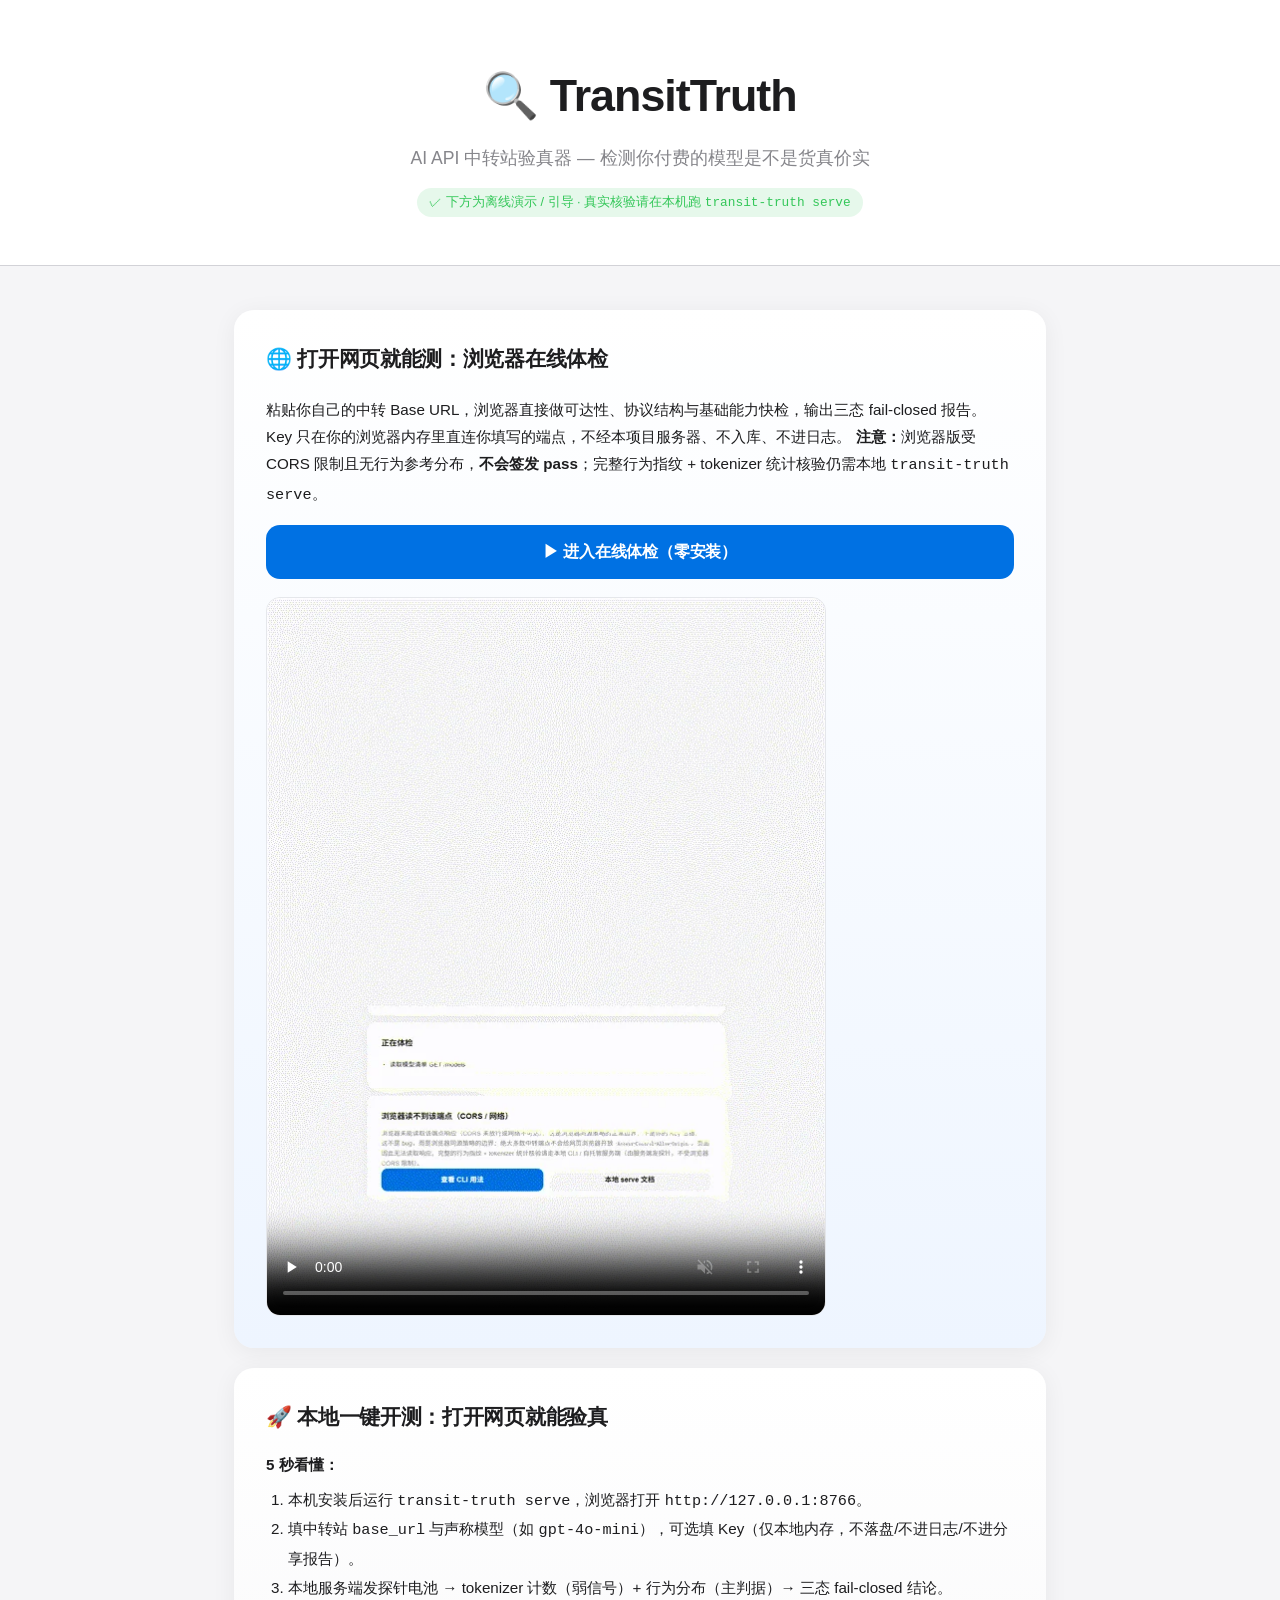
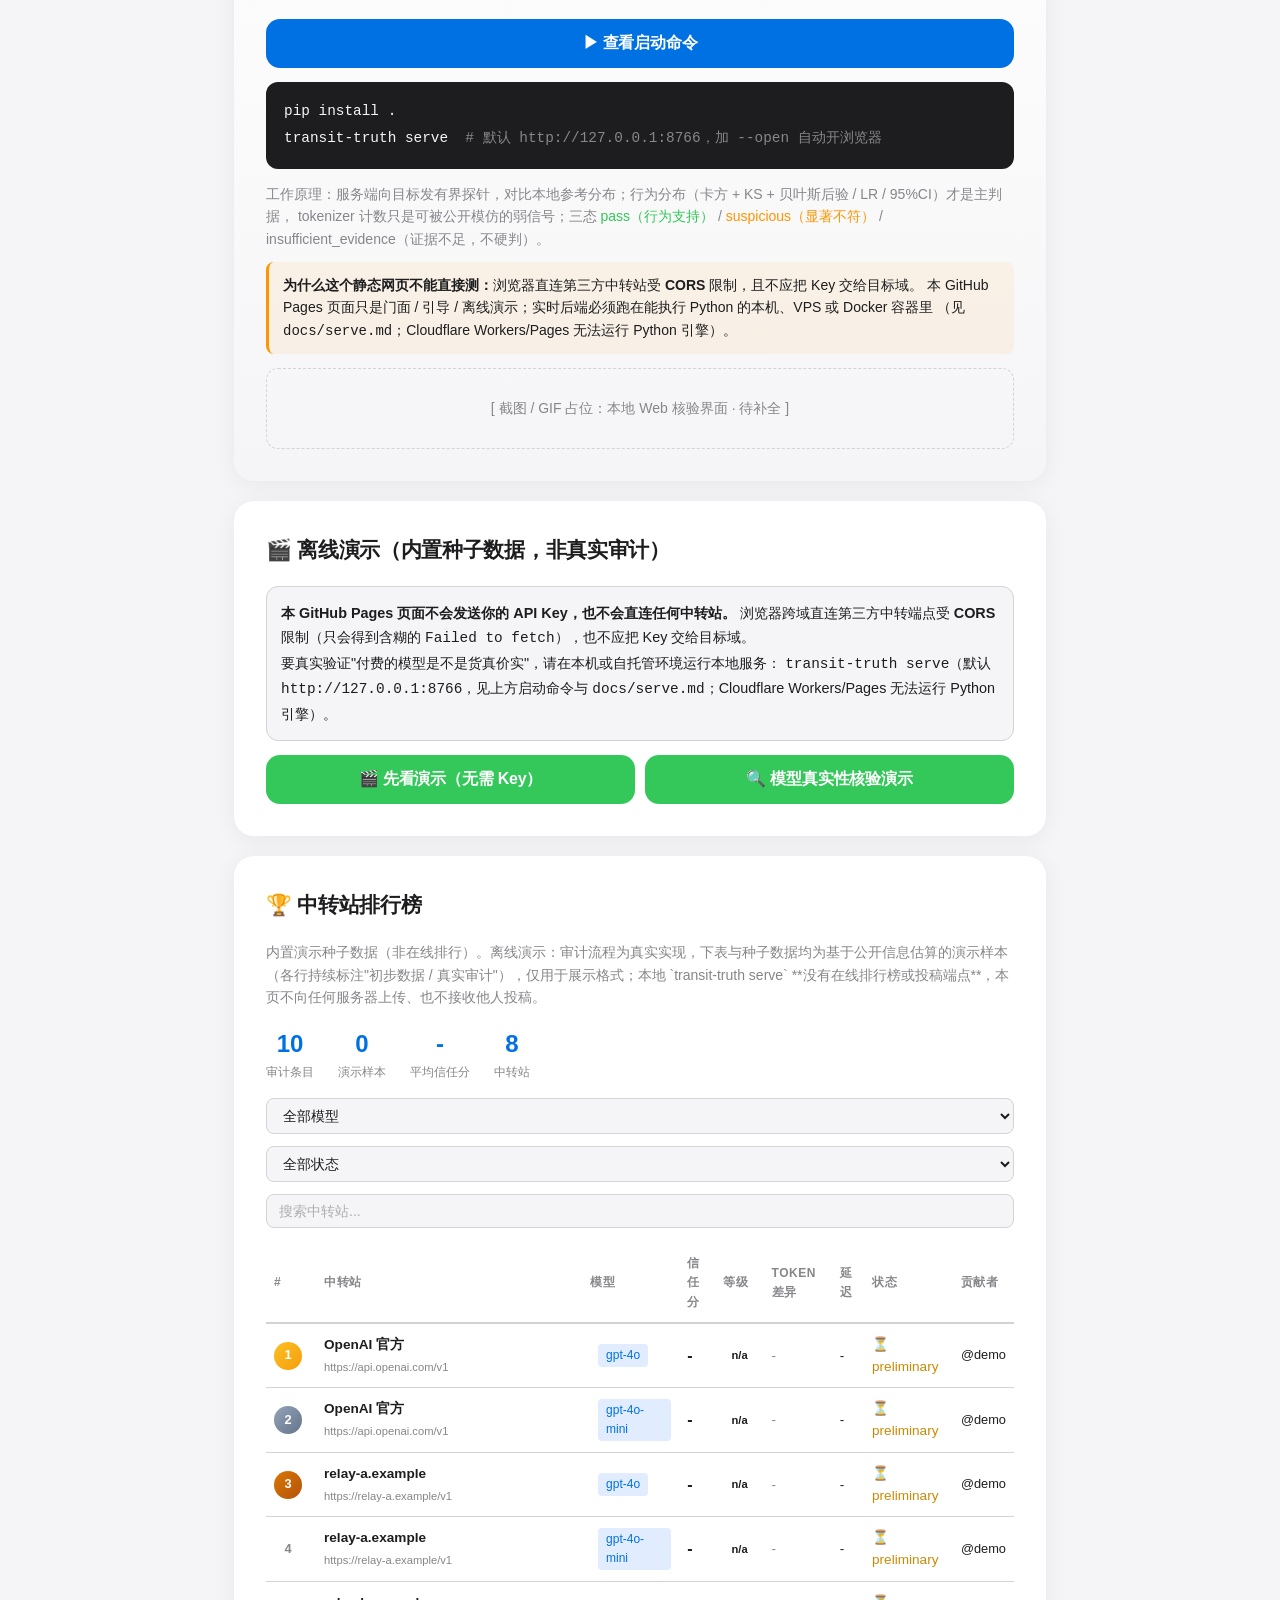
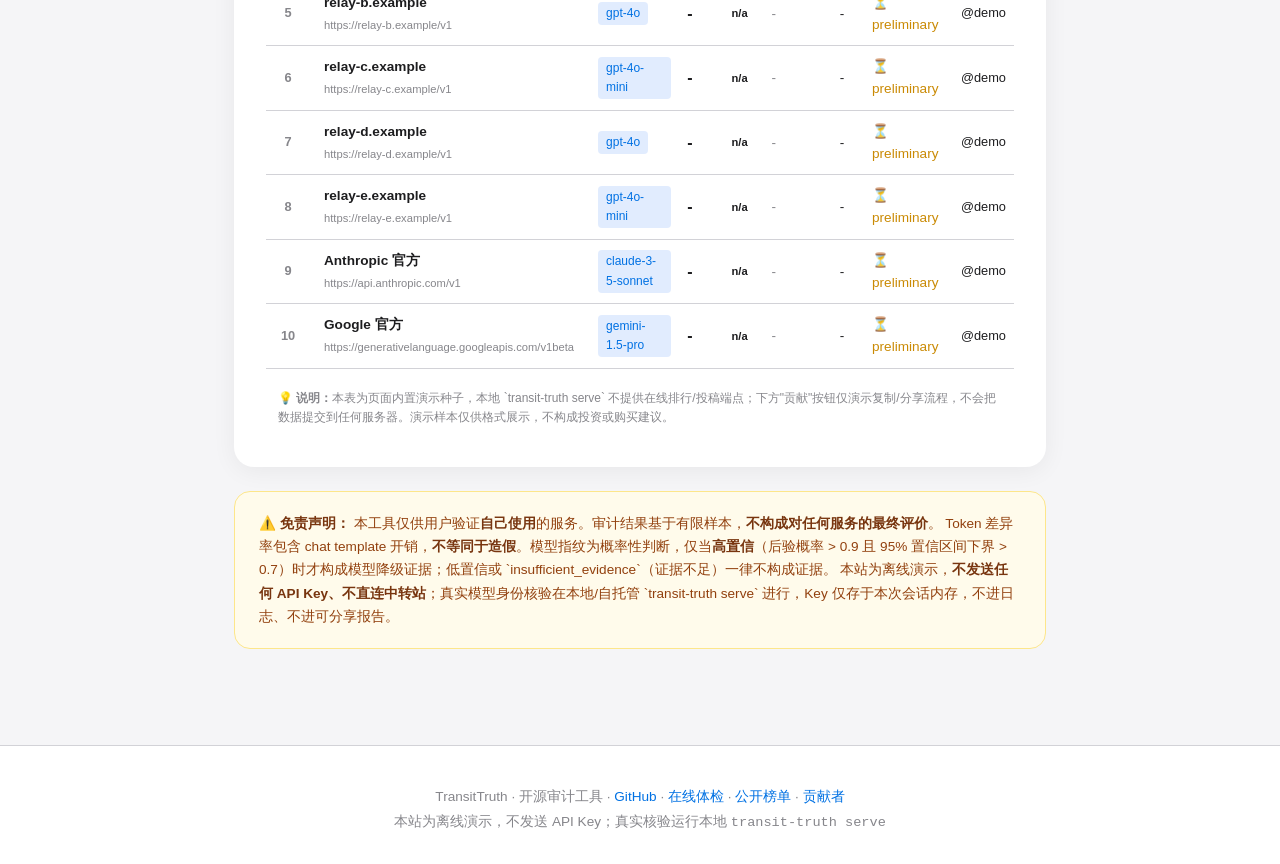
<file: index.html>
<!DOCTYPE html>
<html lang="zh-CN">
<head>
<meta charset="UTF-8">
<meta name="viewport" content="width=device-width, initial-scale=1.0">
<title>TransitTruth - AI API 安全审计平台</title>
<meta name="description" content="TransitTruth 本地/自托管模型身份核验工具：行为指纹 + tokenizer 比对，三态 fail-closed 报告，识别中转站模型降级/偷换。本站为离线演示与引导，真实核验运行本地 transit-truth serve。">
<link rel="icon" href="data:image/svg+xml,%3Csvg xmlns='http://www.w3.org/2000/svg' viewBox='0 0 100 100'%3E%3Crect width='100' height='100' rx='22' fill='%231d1d1f'/%3E%3Ctext x='50' y='68' font-size='52' text-anchor='middle'%3E%F0%9F%9B%A1%3C/text%3E%3C/svg%3E">
<meta property="og:type" content="website">
<meta property="og:site_name" content="TransitTruth">
<meta property="og:title" content="TransitTruth — 你付费的模型是真的吗？本地一键核验">
<meta property="og:description" content="本地/自托管 transit-truth serve 发探针比对行为指纹与 tokenizer，识别模型降级/偷换。本站为离线演示，不发送任何 API Key。">
<meta property="og:url" content="https://dafahaha.github.io/transit-truth/">
<meta property="og:image" content="https://dafahaha.github.io/transit-truth/docs/banner_1280x640.png">
<meta property="og:image:width" content="1280">
<meta property="og:image:height" content="640">
<meta name="twitter:card" content="summary_large_image">
<meta name="twitter:title" content="TransitTruth — 你的 GPT-4 是真的吗？">
<meta name="twitter:description" content="本地 transit-truth serve 核验中转站模型真伪；本站为离线演示，不发送 API Key。">
<meta name="twitter:image" content="https://dafahaha.github.io/transit-truth/docs/banner_1280x640.png">
<style>
  :root {
    --bg: #f5f5f7;
    --card: #ffffff;
    --card-bg: rgba(255, 255, 255, 0.72);
    --bg-secondary: #ffffff;
    --border: #d2d2d7;
    --text: #1d1d1f;
    --muted: #86868b;
    --accent: #0071e3;
    --accent-hover: #0077ed;
    --green: #34c759;
    --yellow: #ffcc00;
    --orange: #ff9500;
    --red: #ff3b30;
    --purple: #af52de;
    --shadow: 0 4px 24px rgba(0, 0, 0, 0.06);
    --shadow-hover: 0 8px 32px rgba(0, 0, 0, 0.1);
  }
  * { margin: 0; padding: 0; box-sizing: border-box; }
  body {
    font-family: -apple-system, BlinkMacSystemFont, "SF Pro Display", "SF Pro Text", "Helvetica Neue", Helvetica, Arial, sans-serif;
    background: var(--bg);
    color: var(--text);
    min-height: 100vh;
    line-height: 1.6;
    -webkit-font-smoothing: antialiased;
    -moz-osx-font-smoothing: grayscale;
  }
  .container { max-width: 860px; margin: 0 auto; padding: 24px; }
  header {
    text-align: center;
    padding: 60px 20px 48px;
    background: #ffffff;
    border-bottom: 1px solid var(--border);
  }
  header h1 {
    font-size: 2.8rem;
    font-weight: 700;
    color: var(--text);
    letter-spacing: -1px;
    margin-bottom: 12px;
  }
  header h1 .accent { color: var(--accent); }
  header p { color: var(--muted); font-size: 1.1rem; font-weight: 400; }
  .badge {
    display: inline-block;
    padding: 4px 12px;
    border-radius: 20px;
    font-size: 0.8rem;
    font-weight: 500;
    margin-top: 16px;
    background: rgba(0, 113, 227, 0.1);
    color: var(--accent);
  }
  .badge-green { background: rgba(52, 199, 89, 0.12); color: var(--green); }
  .card {
    background: var(--card);
    border: none;
    border-radius: 20px;
    padding: 32px;
    margin: 20px 0;
    box-shadow: var(--shadow);
    transition: box-shadow 0.3s ease;
  }
  .card:hover { box-shadow: var(--shadow-hover); }
  .card h2 {
    font-size: 1.3rem;
    font-weight: 600;
    margin-bottom: 20px;
    display: flex;
    align-items: center;
    gap: 10px;
    letter-spacing: -0.3px;
  }
  .form-group { margin-bottom: 20px; }
  .form-group label {
    display: block;
    font-size: 0.9rem;
    font-weight: 500;
    margin-bottom: 8px;
    color: var(--text);
  }
  .form-group label .required { color: var(--red); }
  input, select {
    width: 100%;
    padding: 14px 16px;
    background: #f5f5f7;
    border: 1.5px solid transparent;
    border-radius: 12px;
    color: var(--text);
    font-size: 0.95rem;
    transition: all 0.2s ease;
    font-family: inherit;
  }
  input:focus, select:focus {
    outline: none;
    border-color: var(--accent);
    background: #ffffff;
    box-shadow: 0 0 0 4px rgba(0, 113, 227, 0.1);
  }
  input::placeholder { color: #aeaeb2; }
  .row { display: flex; gap: 16px; }
  .row .form-group { flex: 1; }
  .mode-toggle {
    display: flex;
    gap: 8px;
    margin-bottom: 20px;
    background: #f5f5f7;
    padding: 4px;
    border-radius: 12px;
  }
  .mode-btn {
    flex: 1;
    padding: 10px;
    background: transparent;
    border: none;
    border-radius: 8px;
    color: var(--muted);
    cursor: pointer;
    font-size: 0.9rem;
    font-weight: 500;
    transition: all 0.2s ease;
    font-family: inherit;
  }
  .mode-btn.active {
    background: #ffffff;
    color: var(--text);
    box-shadow: 0 2px 8px rgba(0, 0, 0, 0.08);
  }
  .btn {
    display: inline-flex;
    align-items: center;
    justify-content: center;
    gap: 8px;
    padding: 14px 28px;
    background: var(--accent);
    color: white;
    border: none;
    border-radius: 8px;
    font-size: 1rem;
    font-weight: 600;
    cursor: pointer;
    transition: all 0.2s ease;
    width: 100%;
    border: none;
    border-radius: 14px;
    background: var(--accent);
    color: #ffffff;
    font-family: inherit;
    letter-spacing: -0.2px;
  }
  .btn:hover { background: var(--accent-hover); transform: translateY(-1px); box-shadow: 0 4px 12px rgba(0, 113, 227, 0.3); }
  .btn:active { transform: translateY(0); }
  .btn:disabled { background: #aeaeb2; cursor: not-allowed; transform: none; box-shadow: none; }
  .btn-row { display: flex; gap: 10px; }
  .btn-row .btn { flex: 1; }
  .btn-demo { background: #34c759; }
  .btn-demo:hover { background: #28a745; box-shadow: 0 4px 12px rgba(52, 199, 89, 0.3); }
  .btn-secondary {
    background: #f5f5f7;
    border: none;
    color: var(--text);
  }
  .btn-secondary:hover { background: #e8e8ed; color: var(--text); transform: translateY(-1px); box-shadow: 0 4px 12px rgba(0, 0, 0, 0.08); }
  .progress-container {
    margin: 24px 0;
    display: none;
  }
  .progress-bar {
    width: 100%;
    height: 6px;
    background: #e8e8ed;
    border-radius: 3px;
    overflow: hidden;
  }
  .progress-fill {
    height: 100%;
    background: var(--accent);
    border-radius: 3px;
    transition: width 0.3s ease;
    width: 0%;
  }
  .progress-text {
    text-align: center;
    font-size: 0.85rem;
    color: var(--muted);
    margin-top: 10px;
  }
  .result-header {
    display: flex;
    align-items: center;
    justify-content: space-between;
    margin-bottom: 24px;
    padding-bottom: 24px;
    border-bottom: 1px solid #f0f0f0;
  }
  .score-circle {
    width: 96px;
    height: 96px;
    border-radius: 50%;
    display: flex;
    flex-direction: column;
    align-items: center;
    justify-content: center;
    font-weight: 700;
  }
  .score-circle .score { font-size: 1.8rem; letter-spacing: -1px; }
  .score-circle .label { font-size: 0.7rem; opacity: 0.7; font-weight: 500; }
  .score-high { background: rgba(52, 199, 89, 0.12); color: var(--green); }
  .score-medium { background: rgba(255, 204, 0, 0.15); color: #b8860b; }
  .score-low { background: rgba(255, 149, 0, 0.12); color: var(--orange); }
  .score-critical { background: rgba(255, 59, 48, 0.1); color: var(--red); }
  .check-item {
    display: flex;
    align-items: center;
    padding: 14px 16px;
    background: #f5f5f7;
    border-radius: 12px;
    margin-bottom: 8px;
  }
  .check-icon {
    width: 28px;
    height: 28px;
    border-radius: 50%;
    display: flex;
    align-items: center;
    justify-content: center;
    font-size: 0.8rem;
    font-weight: 700;
    margin-right: 12px;
    flex-shrink: 0;
  }
  .check-pass { background: rgba(34,197,94,0.15); color: var(--green); }
  .check-fail { background: rgba(239,68,68,0.15); color: var(--red); }
  .check-info { width: 100%; }
  .check-name { font-weight: 600; font-size: 0.9rem; }
  .check-details { font-size: 0.8rem; color: var(--muted); margin-top: 2px; }
  .check-score { margin-left: auto; font-weight: 700; font-size: 0.9rem; }

  /* 模型参考数据样式 */
  .model-reference {
    background: #f5f5f7;
    border-radius: 16px;
    padding: 20px 24px;
    margin: 20px 0;
  }
  .ref-header {
    display: flex;
    justify-content: space-between;
    align-items: center;
    margin-bottom: 16px;
    flex-wrap: wrap;
    gap: 8px;
  }
  .ref-title { font-weight: 600; font-size: 1rem; color: var(--text); }
  .ref-source { font-size: 0.75rem; color: var(--muted); }
  .ref-grid {
    display: grid;
    grid-template-columns: repeat(auto-fill, minmax(140px, 1fr));
    gap: 12px;
  }
  .ref-item {
    background: #ffffff;
    border-radius: 12px;
    padding: 12px 14px;
  }
  .ref-label { font-size: 0.75rem; color: var(--muted); margin-bottom: 4px; }
  .ref-value { font-size: 0.95rem; font-weight: 600; color: var(--text); }
  .ref-unit { font-size: 0.7rem; color: var(--muted); font-weight: 400; margin-left: 2px; }
  .tier-badge {
    display: inline-block;
    padding: 2px 8px;
    border-radius: 6px;
    font-size: 0.75rem;
    font-weight: 600;
  }
  .tier-旗舰 { background: rgba(0, 113, 227, 0.1); color: var(--accent); }
  .tier-中端 { background: rgba(255, 149, 0, 0.1); color: var(--orange); }
  .tier-轻量 { background: rgba(52, 199, 89, 0.1); color: var(--green); }
  .ref-compare {
    margin-top: 16px;
    padding-top: 16px;
    border-top: 1px solid #e8e8ed;
  }
  .ref-compare-title { font-size: 0.85rem; font-weight: 600; margin-bottom: 8px; }
  .ref-compare-row {
    display: flex;
    gap: 16px;
    font-size: 0.85rem;
    color: var(--muted);
    flex-wrap: wrap;
    align-items: center;
  }
  .ref-compare-result { font-weight: 600; }
  .ref-compare-result.good { color: var(--green); }
  .ref-compare-result.bad { color: var(--red); }

  .detail-section { margin-top: 20px; }
  .detail-section h3 {
    font-size: 1rem;
    margin-bottom: 12px;
    color: var(--muted);
    border-bottom: 1px solid var(--border);
    padding-bottom: 8px;
  }
  .data-table { width: 100%; font-size: 0.85rem; border-collapse: collapse; }
  .data-table td { padding: 6px 8px; border-bottom: 1px solid var(--border); }
  .data-table td:first-child { color: var(--muted); font-weight: 600; width: 40%; }
  .actions { display: flex; gap: 12px; margin-top: 24px; flex-wrap: wrap; }
  .actions .btn { flex: 1; min-width: 140px; font-size: 0.9rem; padding: 12px 16px; }
  .disclaimer {
    background: #fffbeb;
    border: 1px solid #fde68a;
    border-radius: 16px;
    padding: 20px 24px;
    margin: 24px 0;
    font-size: 0.85rem;
    color: #92400e;
    line-height: 1.7;
  }
  .disclaimer strong { color: #78350f; }
  footer {
    text-align: center;
    padding: 40px 20px;
    color: var(--muted);
    font-size: 0.85rem;
    border-top: 1px solid var(--border);
    margin-top: 48px;
    background: #ffffff;
  }
  footer a { color: var(--accent); text-decoration: none; font-weight: 500; }
  footer a:hover { text-decoration: underline; }
  .hidden { display: none !important; }
  .loading-dots::after {
    content: '';
    animation: dots 1.5s steps(4, end) infinite;
  }
  @keyframes dots {
    0%, 20% { content: ''; }
    40% { content: '.'; }
    60% { content: '..'; }
    80%, 100% { content: '...'; }
  }
  .model-tag {
    display: inline-block;
    padding: 2px 8px;
    background: rgba(59,130,246,0.15);
    color: var(--accent);
    border-radius: 4px;
    font-size: 0.75rem;
    margin-left: 8px;
  }
  /* ─── 排行榜样式 ─── */
  .ranking-controls {
    display: flex;
    gap: 12px;
    margin-bottom: 16px;
    flex-wrap: wrap;
    align-items: center;
  }
  .ranking-controls select, .ranking-controls input {
    padding: 8px 12px;
    border: 1px solid var(--border);
    border-radius: 8px;
    font-size: 0.875rem;
    background: var(--bg);
    color: var(--text);
  }
  .ranking-controls select:focus, .ranking-controls input:focus {
    outline: none;
    border-color: var(--accent);
  }
  .ranking-table {
    width: 100%;
    border-collapse: collapse;
    font-size: 0.85rem;
  }
  .ranking-table th {
    text-align: left;
    padding: 10px 8px;
    border-bottom: 2px solid var(--border);
    color: var(--muted);
    font-weight: 600;
    font-size: 0.75rem;
    text-transform: uppercase;
    letter-spacing: 0.5px;
    cursor: pointer;
    user-select: none;
  }
  .ranking-table th:hover {
    color: var(--accent);
  }
  .ranking-table th.sorted::after {
    content: ' ↓';
  }
  .ranking-table th.sorted-asc::after {
    content: ' ↑';
  }
  .ranking-table td {
    padding: 10px 8px;
    border-bottom: 1px solid var(--border);
  }
  .ranking-table tr:hover {
    background: rgba(59,130,246,0.04);
  }
  .rank-badge {
    display: inline-flex;
    align-items: center;
    justify-content: center;
    width: 28px;
    height: 28px;
    border-radius: 50%;
    font-weight: 700;
    font-size: 0.8rem;
  }
  .rank-1 { background: linear-gradient(135deg, #fbbf24, #f59e0b); color: white; }
  .rank-2 { background: linear-gradient(135deg, #94a3b8, #64748b); color: white; }
  .rank-3 { background: linear-gradient(135deg, #d97706, #b45309); color: white; }
  .rank-other { background: var(--bg-secondary); color: var(--muted); }
  .trust-badge {
    display: inline-block;
    padding: 2px 8px;
    border-radius: 4px;
    font-size: 0.7rem;
    font-weight: 600;
  }
  .trust-high { background: rgba(34,197,94,0.15); color: #16a34a; }
  .trust-medium { background: rgba(234,179,8,0.15); color: #ca8a04; }
  .trust-low { background: rgba(249,115,22,0.15); color: #ea580c; }
  .trust-critical { background: rgba(239,68,68,0.15); color: #dc2626; }
  .status-verified { color: #16a34a; font-weight: 600; }
  .status-preliminary { color: #ca8a04; }
  .ranking-summary {
    display: flex;
    gap: 24px;
    margin-bottom: 16px;
    flex-wrap: wrap;
  }
  .ranking-stat {
    text-align: center;
  }
  .ranking-stat .value {
    font-size: 1.5rem;
    font-weight: 700;
    color: var(--accent);
  }
  .ranking-stat .label {
    font-size: 0.75rem;
    color: var(--muted);
  }
  .ranking-note {
    font-size: 0.75rem;
    color: var(--muted);
    margin-top: 12px;
    padding: 8px 12px;
    background: var(--bg-secondary);
    border-radius: 8px;
  }

  /* ── 行为指纹分布条形图 ─────────────────────── */
  .fp-chart-legend { display:flex; gap:20px; align-items:center; font-size:0.8rem; color:var(--muted); margin:6px 0 14px; }
  .fp-chart-legend .swatch { display:inline-block; width:12px; height:12px; border-radius:3px; margin-right:6px; vertical-align:-1px; }
  .fp-probe { margin-bottom:18px; }
  .fp-probe-title { font-size:0.92rem; font-weight:600; margin-bottom:8px; color:var(--text); }
  .fp-probe-title .fp-anno { font-weight:500; color:var(--red); font-size:0.8rem; margin-left:8px; }
  .fp-row { display:flex; align-items:center; gap:10px; margin:5px 0; }
  .fp-opt { flex:0 0 52px; font-size:0.78rem; color:var(--muted); text-align:right; }
  .fp-track { position:relative; flex:1; height:14px; background:transparent; }
  .fp-ref { position:absolute; left:0; top:0; height:5px; background:#d2d2d7; border-radius:3px; }
  .fp-emp { position:absolute; left:0; top:7px; height:7px; background:var(--accent); border-radius:4px; min-width:2px; }
  .fp-val { flex:0 0 64px; font-size:0.75rem; font-weight:600; color:var(--text); }

  /* ── 移动端断点 ─────────────────────────────── */
  @media (max-width: 600px) {
    .container { padding: 16px; }
    header { padding: 40px 16px 32px; }
    header h1 { font-size: 2rem; letter-spacing: -0.5px; }
    header p { font-size: 0.98rem; }
    .card { padding: 20px; border-radius: 16px; }
    .row { flex-direction: column; gap: 0; }
    .row .form-group { flex: auto; }
    .mode-toggle { flex-direction: column; }
    .btn-row { flex-direction: column; }
    .btn-row .btn { width: 100%; }
    .actions { flex-wrap: wrap; }
    .actions .btn { flex: 1 1 45%; }
    .result-header { flex-direction: column; align-items: flex-start; gap: 16px; }
    .score-circle { align-self: flex-start; }
    .fp-opt { flex-basis: 44px; }
    .fp-val { flex-basis: 56px; font-size: 0.7rem; }
  }
</style>
</head>
<body>

<header>
  <h1>🔍 TransitTruth</h1>
  <p>AI API 中转站验真器 — 检测你付费的模型是不是货真价实</p>
  <span class="badge badge-green">✓ 下方为离线演示 / 引导 · 真实核验请在本机跑 <code>transit-truth serve</code></span>
</header>

<div class="container">

  <!-- 一键在线体检（纯静态前端，浏览器直连轻量体检；完整指纹核验仍走本地 serve） -->
  <div class="card" id="online-hero" style="background:linear-gradient(180deg,#fff,#eef5ff);">
    <h2>🌐 打开网页就能测：浏览器在线体检</h2>
    <div style="font-size:0.95rem;color:var(--text);margin:12px 0;line-height:1.8;">
      粘贴你自己的中转 Base URL，浏览器直接做可达性、协议结构与基础能力快检，输出三态 fail-closed 报告。
      Key 只在你的浏览器内存里直连你填写的端点，不经本项目服务器、不入库、不进日志。
      <strong>注意：</strong>浏览器版受 CORS 限制且无行为参考分布，<strong>不会签发 pass</strong>；完整行为指纹 + tokenizer 统计核验仍需本地 <code>transit-truth serve</code>。
    </div>
    <div class="btn-row" style="margin-top:16px;">
      <a class="btn" href="docs/online/index.html" style="text-decoration:none;">▶ 进入在线体检（零安装）</a>
    </div>
    <video controls muted loop playsinline preload="none"
           poster="docs/assets/online/online-demo-poster.webp"
           width="560" height="720" aria-label="在线体检演示：粘贴地址、查看三态报告、展开原始证据（本地 mock 录制）"
           style="max-width:100%;height:auto;border-radius:14px;margin-top:18px;border:1px solid #e5e7eb;display:block;background:#f5f5f7;">
      <source src="docs/assets/online/online-demo.mp4" type="video/mp4">
      你的浏览器不支持内嵌视频；<a href="docs/assets/online/online-demo.gif">查看 GIF 版</a>。
    </video>
  </div>

  <!-- v0.5.0 本地 Web 门面：5 秒看懂 + CTA + 诚实 CORS 边界 -->
  <div class="card" id="serve-hero" style="background:linear-gradient(180deg,#fff,#f5f5f7);">
    <h2>🚀 本地一键开测：打开网页就能验真</h2>
    <div style="font-size:0.95rem;color:var(--text);margin:12px 0;">
      <strong>5 秒看懂：</strong>
      <ol style="margin:8px 0 0 22px;line-height:1.9;">
        <li>本机安装后运行 <code>transit-truth serve</code>，浏览器打开 <code>http://127.0.0.1:8766</code>。</li>
        <li>填中转站 <code>base_url</code> 与声称模型（如 <code>gpt-4o-mini</code>），可选填 Key（仅本地内存，不落盘/不进日志/不进分享报告）。</li>
        <li>本地服务端发探针电池 → tokenizer 计数（弱信号）+ 行为分布（主判据）→ 三态 fail-closed 结论。</li>
      </ol>
    </div>
    <div class="btn-row" style="margin-top:16px;">
      <button class="btn" onclick="document.getElementById('serve-cmd').scrollIntoView()">▶ 查看启动命令</button>
    </div>
    <div id="serve-cmd" style="background:#1d1d1f;color:#f5f5f7;border-radius:12px;padding:16px 18px;margin:14px 0;font-family:Menlo,Consolas,monospace;font-size:0.9rem;line-height:1.9;overflow-x:auto;">
      pip install .<br>
      transit-truth serve &nbsp;<span style="color:#86868b"># 默认 http://127.0.0.1:8766，加 --open 自动开浏览器</span>
    </div>
    <p style="font-size:0.875rem;color:var(--muted);">
      工作原理：服务端向目标发有界探针，对比本地参考分布；行为分布（卡方 + KS + 贝叶斯后验 / LR / 95%CI）才是主判据，
      tokenizer 计数只是可被公开模仿的弱信号；三态 <span style="color:var(--green)">pass（行为支持）</span> /
      <span style="color:var(--orange)">suspicious（显著不符）</span> /
      <span style="color:var(--muted)">insufficient_evidence（证据不足，不硬判）</span>。
    </p>
    <div style="border-left:3px solid var(--orange);background:rgba(255,149,0,0.08);padding:12px 14px;border-radius:8px;font-size:0.875rem;color:var(--text);margin-top:12px;">
      <strong>为什么这个静态网页不能直接测：</strong>浏览器直连第三方中转站受 <strong>CORS</strong> 限制，且不应把 Key 交给目标域。
      本 GitHub Pages 页面只是门面 / 引导 / 离线演示；实时后端必须跑在能执行 Python 的本机、VPS 或 Docker 容器里
      （见 <code>docs/serve.md</code>；Cloudflare Workers/Pages 无法运行 Python 引擎）。
    </div>
    <!-- 截图占位：UI 截图/GIF 统一在后续补全，先留明确占位，不伪造。 -->
    <div style="margin-top:14px;padding:28px;border:1.5px dashed var(--border);border-radius:12px;text-align:center;color:var(--muted);font-size:0.875rem;">
      [ 截图 / GIF 占位：本地 Web 核验界面 · 待补全 ]
    </div>
  </div>

  <!-- 离线演示面板（本静态页不发送 key、不直连中转站；真实核验走本地 serve） -->
  <div class="card" id="input-card">
    <h2>🎬 离线演示（内置种子数据，非真实审计）</h2>
    <div style="padding:14px;border:1.5px solid var(--border);border-radius:12px;background:var(--bg);font-size:0.9rem;line-height:1.7;">
      <strong>本 GitHub Pages 页面不会发送你的 API Key，也不会直连任何中转站。</strong>
      浏览器跨域直连第三方中转端点受 <strong>CORS</strong> 限制（只会得到含糊的
      <code>Failed to fetch</code>），也不应把 Key 交给目标域。<br>
      要真实验证"付费的模型是不是货真价实"，请在本机或自托管环境运行本地服务：
      <code>transit-truth serve</code>（默认 <code>http://127.0.0.1:8766</code>，见上方启动命令与
      <code>docs/serve.md</code>；Cloudflare Workers/Pages 无法运行 Python 引擎）。
    </div>
    <div class="btn-row" style="margin-top:14px;">
      <button class="btn btn-demo" id="demo-btn" onclick="runDemo()">🎬 先看演示（无需 Key）</button>
      <button class="btn btn-demo" id="verify-demo-btn" onclick="runVerifyDemo()">🔍 模型真实性核验演示</button>
    </div>
  </div>

  <!-- 进度 -->
  <div class="progress-container" id="progress-container">
    <div class="progress-bar"><div class="progress-fill" id="progress-fill"></div></div>
    <div class="progress-text" id="progress-text">正在初始化...</div>
  </div>

  <!-- 结果 -->
  <div class="card hidden" id="result-card">
    <h2>📊 审计结果</h2>

    <div class="result-header">
      <div>
        <div style="font-size:1.1rem;font-weight:600;" id="result-model"></div>
        <div style="font-size:0.85rem;color:var(--muted);" id="result-relay"></div>
      </div>
      <div class="score-circle" id="score-circle">
        <div class="score" id="score-value">--</div>
        <div class="label" id="score-label">信任分</div>
      </div>
    </div>

    <div class="model-reference hidden" id="model-reference-container"></div>

    <div id="checks-container"></div>

    <div class="detail-section" id="token-detail"></div>
    <div class="detail-section" id="fingerprint-detail"></div>
    <div class="detail-section" id="latency-detail"></div>

    <div class="actions">
      <button class="btn btn-secondary" onclick="exportJSON()">📥 导出 JSON</button>
      <button class="btn btn-secondary" onclick="copyResult()">📋 复制结果</button>
      <button class="btn btn-secondary" onclick="generateShareCard()">🖼️ 分享卡片</button>
    </div>
  </div>

  <!-- 分享卡片预览 -->
  <div class="card hidden" id="share-card-section">
    <h2>🖼️ 分享卡片</h2>
    <p style="color:var(--muted);font-size:0.875rem;margin-bottom:16px;">
      生成精美的审计报告分享图，一键下载分享到社交媒体。
    </p>
    <div style="text-align:center;margin-bottom:16px;">
      <canvas id="share-canvas" width="1200" height="630" style="max-width:100%;border-radius:12px;border:1px solid var(--border);"></canvas>
    </div>
    <div class="actions" style="justify-content:center;">
      <button class="btn" onclick="downloadShareCard()">⬇️ 下载图片</button>
      <button class="btn btn-secondary" onclick="copyShareCard()">📋 复制图片</button>
    </div>
  </div>

  <!-- 排行榜 -->
  <div class="card" id="ranking-card">
    <h2>🏆 中转站排行榜</h2>
    <p style="color:var(--muted);font-size:0.875rem;margin-bottom:16px;">
      内置演示种子数据（非在线排行）。离线演示：审计流程为真实实现，下表与种子数据均为基于公开信息估算的演示样本（各行持续标注"初步数据 / 真实审计"），仅用于展示格式；本地 `transit-truth serve` **没有在线排行榜或投稿端点**，本页不向任何服务器上传、也不接收他人投稿。
    </p>

    <div class="ranking-summary" id="ranking-summary"></div>

    <div class="ranking-controls">
      <select id="ranking-model-filter" onchange="renderRanking()">
        <option value="">全部模型</option>
        <option value="gpt-4o">gpt-4o</option>
        <option value="gpt-4o-mini">gpt-4o-mini</option>
        <option value="claude-3-5-sonnet">claude-3-5-sonnet</option>
        <option value="gemini-1.5-pro">gemini-1.5-pro</option>
      </select>
      <select id="ranking-status-filter" onchange="renderRanking()">
        <option value="">全部状态</option>
        <option value="verified">✅ 已验证</option>
        <option value="preliminary">⏳ 初步数据</option>
      </select>
      <input type="text" id="ranking-search" placeholder="搜索中转站..." oninput="renderRanking()" style="flex:1;min-width:150px;">
    </div>

    <div style="overflow-x:auto;">
      <table class="ranking-table" id="ranking-table">
        <thead>
          <tr>
            <th onclick="sortRanking('rank')" style="width:50px;">#</th>
            <th onclick="sortRanking('relay')">中转站</th>
            <th onclick="sortRanking('model')">模型</th>
            <th onclick="sortRanking('overall_score')">信任分</th>
            <th onclick="sortRanking('trust_level')">等级</th>
            <th onclick="sortRanking('token_inflation_pct')">Token差异</th>
            <th onclick="sortRanking('avg_latency_ms')">延迟</th>
            <th onclick="sortRanking('status')">状态</th>
            <th>贡献者</th>
          </tr>
        </thead>
        <tbody id="ranking-tbody"></tbody>
      </table>
    </div>

    <div class="ranking-note">
      💡 <strong>说明：</strong>本表为页面内置演示种子，本地 `transit-truth serve` 不提供在线排行/投稿端点；下方"贡献"按钮仅演示复制/分享流程，不会把数据提交到任何服务器。演示样本仅供格式展示，不构成投资或购买建议。
    </div>
  </div>

  <!-- 免责声明 -->
  <div class="disclaimer">
    <strong>⚠️ 免责声明：</strong>
    本工具仅供用户验证<strong>自己使用</strong>的服务。审计结果基于有限样本，<strong>不构成对任何服务的最终评价</strong>。
    Token 差异率包含 chat template 开销，<strong>不等同于造假</strong>。模型指纹为概率性判断，仅当<strong>高置信</strong>（后验概率 &gt; 0.9 且 95% 置信区间下界 &gt; 0.7）时才构成模型降级证据；低置信或 `insufficient_evidence`（证据不足）一律不构成证据。
    本站为离线演示，<strong>不发送任何 API Key、不直连中转站</strong>；真实模型身份核验在本地/自托管 `transit-truth serve` 进行，Key 仅存于本次会话内存，不进日志、不进可分享报告。
  </div>

</div>

<footer>
  <p>TransitTruth · 开源审计工具 · <a href="https://github.com/dafahaha/transit-truth" target="_blank">GitHub</a> · <a href="docs/online/index.html">在线体检</a> · <a href="docs/ranking.html">公开榜单</a> · <a href="docs/contributors.html">贡献者</a></p>
  <p style="margin-top:4px;">本站为离线演示，不发送 API Key；真实核验运行本地 <code>transit-truth serve</code></p>
</footer>

<script type="module">
// ============================================================
// TransitTruth 离线演示脚本（内置种子数据；不直连中转站、不发送 Key）
// 真实模型身份核验由本地/自托管 `transit-truth serve` 的服务端发探针，
// 浏览器跨域直连受 CORS 限制，本站只做门面/引导/离线演示。
// ============================================================

// Escape a string before interpolating it into innerHTML. Strings coming from a
// relay (model ids, model echo) are attacker-controlled and must not be treated
// as raw HTML (DOM XSS defense, complements the DOM-built model dropdown).
function escapeHtml(str) {
  return String(str ?? '')
    .replace(/&/g, '&amp;')
    .replace(/</g, '&lt;')
    .replace(/>/g, '&gt;')
    .replace(/"/g, '&quot;')
    .replace(/'/g, '&#39;');
}

// ─── 探针定义 ──────────────────────────────────────────────
const TOKENIZER_PROBES = [
  { id: 'tok-digits', prompt: 'Repeat this string exactly: 123456789012345678901234567890', expected_range: [15, 35] },
  { id: 'tok-cjk', prompt: 'Repeat this string exactly: 人工智能强化学习具身智能机器人视觉语言模型', expected_range: [10, 40] },
  { id: 'tok-emoji', prompt: 'Repeat this string exactly: 🤖🧠🚀💻🎯🔥✨🌟💡🎨', expected_range: [10, 50] },
  { id: 'tok-code', prompt: 'Repeat this string exactly: def foo(x): return x*2+1  # test', expected_range: [10, 30] },
];

const BEHAVIORAL_PROBES = [
  { id: 'beh-random-100', prompt: 'Pick a random number between 1 and 100. Reply with ONLY the number.', max_tokens: 8 },
  { id: 'beh-random-color', prompt: 'Name a random color. Reply with ONLY the color name.', max_tokens: 8 },
  { id: 'beh-coin-flip', prompt: 'Flip a coin. Reply with ONLY heads or tails.', max_tokens: 4 },
  { id: 'beh-random-letter', prompt: 'Pick a random letter from A to Z. Reply with ONLY the letter.', max_tokens: 4 },
  { id: 'beh-dice-roll', prompt: 'Roll a six-sided die. Reply with ONLY the number 1-6.', max_tokens: 4 },
  { id: 'beh-random-animal', prompt: 'Name a random animal. Reply with ONLY the animal name.', max_tokens: 8 },
  { id: 'beh-random-day', prompt: 'Pick a random day of the week. Reply with ONLY the day name.', max_tokens: 8 },
  { id: 'beh-number-1-10', prompt: 'Pick a random number between 1 and 10. Reply with ONLY the number.', max_tokens: 4 },
  // 中文行为探针（文化偏好差异更大，区分度更高）
  { id: 'beh-zh-number', prompt: '从一到十中选一个随机中文数字。只回复这个中文数字。', max_tokens: 4 },
  { id: 'beh-zh-color', prompt: '从红、橙、黄、绿、青、蓝、紫中选一个随机颜色。只回复这个颜色名称。', max_tokens: 4 },
  { id: 'beh-zh-festival', prompt: '从春节、元宵、清明、端午、中秋、重阳中选一个随机中国传统节日。只回复节日名称。', max_tokens: 8 },
  { id: 'beh-zh-surname', prompt: '从赵、钱、孙、李、周、吴、郑、王中选一个随机中文姓氏。只回复这个姓氏。', max_tokens: 4 },
  { id: 'beh-zh-city', prompt: '从北京、上海、广州、深圳、杭州、成都中选一个随机中国城市。只回复城市名称。', max_tokens: 8 },
  { id: 'beh-zh-food', prompt: '从麻婆豆腐、宫保鸡丁、红烧肉、糖醋排骨、鱼香肉丝中选一个随机中国菜。只回复菜名。', max_tokens: 8 },
];

const CAPABILITY_PROBES = [
  { id: 'cap-simple-math', prompt: 'What is 17 * 23? Reply with ONLY the number.', expected: ['391'], max_tokens: 8 },
  { id: 'cap-logic', prompt: 'If all cats are animals and some animals are black, can we conclude some cats are black? Answer yes or no only.', expected: ['no', 'No', 'NO'], max_tokens: 4 },
  { id: 'cap-reasoning', prompt: 'A bat and a ball cost $1.10 in total. The bat costs $1.00 more than the ball. How much does the ball cost? Reply with ONLY the number of cents.', expected: ['5', '5 cents'], max_tokens: 8 },
];

// ─── 模型参考数据（来自Artificial Analysis / LMArena / 官方文档）───
const MODEL_REFERENCE = {
  'gpt-4o': { name: 'GPT-4o', provider: 'OpenAI', tier: '旗舰', inputPrice: 2.5, outputPrice: 10.0, intelligence: 78.5, elo: 1285, ttft: 0.65, speed: 80, context: '128K', release: '2024-05' },
  'gpt-4o-mini': { name: 'GPT-4o Mini', provider: 'OpenAI', tier: '轻量', inputPrice: 0.15, outputPrice: 0.6, intelligence: 68.2, elo: 1180, ttft: 0.45, speed: 150, context: '128K', release: '2024-07' },
  'gpt-4-turbo': { name: 'GPT-4 Turbo', provider: 'OpenAI', tier: '旗舰', inputPrice: 10.0, outputPrice: 30.0, intelligence: 76.8, elo: 1270, ttft: 0.8, speed: 60, context: '128K', release: '2023-11' },
  'gpt-3.5-turbo': { name: 'GPT-3.5 Turbo', provider: 'OpenAI', tier: '中端', inputPrice: 0.5, outputPrice: 1.5, intelligence: 55.0, elo: 1050, ttft: 0.4, speed: 120, context: '16K', release: '2023-03' },
  'claude-3-5-sonnet': { name: 'Claude 3.5 Sonnet', provider: 'Anthropic', tier: '旗舰', inputPrice: 3.0, outputPrice: 15.0, intelligence: 82.3, elo: 1350, ttft: 0.7, speed: 70, context: '200K', release: '2024-06' },
  'claude-3-opus': { name: 'Claude 3 Opus', provider: 'Anthropic', tier: '旗舰', inputPrice: 15.0, outputPrice: 75.0, intelligence: 84.5, elo: 1380, ttft: 1.2, speed: 40, context: '200K', release: '2024-03' },
  'claude-3-haiku': { name: 'Claude 3 Haiku', provider: 'Anthropic', tier: '轻量', inputPrice: 0.25, outputPrice: 1.25, intelligence: 62.0, elo: 1120, ttft: 0.35, speed: 180, context: '200K', release: '2024-03' },
  'gemini-1.5-pro': { name: 'Gemini 1.5 Pro', provider: 'Google', tier: '旗舰', inputPrice: 1.25, outputPrice: 5.0, intelligence: 80.0, elo: 1320, ttft: 0.9, speed: 55, context: '1M', release: '2024-05' },
  'gemini-1.5-flash': { name: 'Gemini 1.5 Flash', provider: 'Google', tier: '轻量', inputPrice: 0.075, outputPrice: 0.3, intelligence: 65.0, elo: 1150, ttft: 0.4, speed: 160, context: '1M', release: '2024-05' },
  'llama-3.1-70b': { name: 'Llama 3.1 70B', provider: 'Meta', tier: '中端', inputPrice: 0.65, outputPrice: 2.75, intelligence: 68.0, elo: 1200, ttft: 0.6, speed: 90, context: '128K', release: '2024-07' },
  'qwen2.5-72b': { name: 'Qwen 2.5 72B', provider: 'Alibaba', tier: '中端', inputPrice: 0.4, outputPrice: 1.2, intelligence: 70.0, elo: 1220, ttft: 0.55, speed: 100, context: '128K', release: '2024-09' },
};

function getModelReference(modelName) {
  if (!modelName) return null;
  const name = modelName.toLowerCase().trim();
  // 精确匹配
  if (MODEL_REFERENCE[name]) return MODEL_REFERENCE[name];
  // 模糊匹配
  for (const [key, ref] of Object.entries(MODEL_REFERENCE)) {
    if (name.includes(key) || key.includes(name)) return ref;
  }
  return null;
}

// ─── 全局状态 ──────────────────────────────────────────────
let currentMode = 'quick';
let auditResult = null;

// ─── 模式切换 ──────────────────────────────────────────────
document.querySelectorAll('.mode-btn').forEach(btn => {
  btn.addEventListener('click', () => {
    document.querySelectorAll('.mode-btn').forEach(b => b.classList.remove('active'));
    btn.classList.add('active');
    currentMode = btn.dataset.mode;
  });
});


// ─── 主审计流程 ─────────────────────────────────────────────

// ─── 演示模式（无需 API Key） ─────────────────────
async function runDemo() {
  const btn = document.getElementById('demo-btn');
  const progressContainer = document.getElementById('progress-container');
  const resultCard = document.getElementById('result-card');

  btn.disabled = true;
  btn.textContent = '演示中...';
  resultCard.classList.add('hidden');
  progressContainer.style.display = 'block';

  // 演示场景：声称 gpt-4o 但发现降级迹象
  const demoSteps = [
    [10, '正在进行 Token 计数验证...'],
    [30, '正在运行模型指纹探针...'],
    [70, '正在检测延迟和协议...'],
    [90, '正在计算审计结果...'],
  ];
  for (const [pct, txt] of demoSteps) {
    updateProgress(pct, txt);
    await sleep(900);
  }

  // 构造模拟审计结果（可疑中转站场景）
  auditResult = {
    model: 'gpt-4o',
    base_url: 'https://demo-relay.example.com/v1',
    relay_name: '演示中转站',
    mode: 'quick',
    timestamp: new Date().toISOString(),
    duration_ms: 3600,
    checks: [
      {
        name: 'Token 计数验证',
        score: 30,
        passed: false,
        details: '实际预期 34 tokens，中转站报呂 42 tokens，差异率 +23.5%（扣除 chat template 后仍疑似虚高）',
      },
      {
        name: '模型指纹检测',
        score: 35,
        passed: false,
        details: '行为指纹更接近 gpt-4o-mini 的分布特征（随机数偏好 7的概率显著低于 gpt-4o 基准），家族匹配失败，置信度 82%',
      },
      {
        name: '延迟与协议',
        score: 70,
        passed: true,
        details: '平均延迟 1240ms（偏慢）；OpenAI 协议兼容、Usage 返回、Model 回显均正常',
      },
    ],
    token_comparison: {
      prompt_tokens_reported: 42,
      prompt_tokens_expected: 34,
      chat_template_overhead: 0,
      prompt_inflation_pct: 23.5,
      suspicious: true,
      discrepancy_note: '演示数据：已扣除 chat template 开销后仍存在差异，可疑',
    },
    fingerprint: {
      claimed_model: 'gpt-4o',
      detected_family: 'openai-gpt（偏向 gpt-4o-mini 特征）',
      detected_family_short: 'gpt-4o-mini-like',
      family_match: false,
      confidence: 0.82,
      capability: { passed: 3, total: 6, failure_rate: 0.5 },
      probe_distributions: [
        {
          name: '选 1-10 的数字',
          anomaly: '7 被 100% 选中（gpt-4o-mini 指纹）',
          options: ['1','2','3','4','5','6','7','8','9','10'],
          empirical: [0,0,0,0,0,0,1.00,0,0,0],
          reference: [0.1,0.1,0.1,0.1,0.1,0.1,0.1,0.1,0.1,0.1]
        },
        {
          name: '掷骰子',
          anomaly: '4 出现 96%，严重偏离均匀分布',
          options: ['1','2','3','4','5','6'],
          empirical: [0.02,0.00,0.02,0.96,0.00,0.00],
          reference: [0.167,0.167,0.167,0.167,0.167,0.167]
        },
        {
          name: '选随机动物',
          anomaly: 'Okapi 被选 76%（gpt-4o 独有偏好）',
          options: ['Cat','Dog','Okapi','Dolphin','Fox','Owl'],
          empirical: [0.05,0.05,0.76,0.05,0.05,0.04],
          reference: [0.167,0.167,0.167,0.167,0.167,0.167]
        },
        {
          name: '选随机字母',
          anomaly: 'K 被选 44%（gpt-4o 指纹）',
          options: ['A','E','G','K','R','T'],
          empirical: [0.06,0.08,0.10,0.44,0.16,0.16],
          reference: [0.167,0.167,0.167,0.167,0.167,0.167]
        }
      ]
    },
    latency: {
      avg_latency_ms: 1240,
      latencies: [1120, 1380, 1220],
      protocol_checks: { openai_compatible: true, usage_returned: true, model_echo: true },
    },
  };

  calculateFinalScore();
  updateProgress(100, '审计完成！（演示数据）');
  await sleep(500);
  progressContainer.style.display = 'none';
  showResult();

  btn.disabled = false;
  btn.textContent = '🎬 先看演示（无需 Key）';
}

// ─── 模型真实性核验演示（离线，无 Key，纯演示数据） ─────────────
async function runVerifyDemo() {
  const btn = document.getElementById('verify-demo-btn');
  const progressContainer = document.getElementById('progress-container');
  const progressFill = document.getElementById('progress-fill');
  const progressText = document.getElementById('progress-text');
  btn.disabled = true;

  const steps = [
    [15, '解析 base_url 并做 SSRF 校验…'],
    [35, '读取环境变量中的 API Key（不落盘）…'],
    [55, '跑有界探针电池（tokenizer + 行为，并发≤2）…'],
    [75, '对比本地参考指纹（Qwen / gpt-4o-mini）…'],
    [95, '统计判定：后验 / TVD / tokenizer 一致性…'],
  ];
  progressContainer.style.display = 'block';
  for (const [pct, txt] of steps) {
    updateProgress(pct, txt);
    await sleep(450);
  }

  const report = {
    claimed_model: 'gpt-4o-mini',
    verdict: 'suspicious',
    confidence: 'low',
    matched_reference: 'gpt-4o-mini',
    tokenizer_consistency: { score: 0.0, verdict: 'mismatch' },
    note: '演示：声称 gpt-4o-mini，但 tokenizer 计数与参考不符（疑似 Qwen 后端）。'
  };
  updateProgress(100, '核验完成（演示数据）');
  await sleep(400);
  progressContainer.style.display = 'none';
  btn.disabled = false;
  alert(
    '🔍 模型真实性核验报告（离线演示，未连接任何端点）\n\n' +
    'verdict: ' + report.verdict + '\n' +
    'claimed_model: ' + report.claimed_model + '\n' +
    'tokenizer 一致性: score=' + report.tokenizer_consistency.score +
    ' (' + report.tokenizer_consistency.verdict + ')\n\n' +
    report.note + '\n\n' +
    '三态结论: pass / suspicious / insufficient_evidence\n' +
    '（概率性辅助证据，非密码学证明，不做真伪裁判）'
  );
}

// 真实模型身份核验不在浏览器直连（CORS 限制，且不应把 Key 交给目标域）。

// ─── 计算最终分数 ───────────────────────────────────────────
function calculateFinalScore() {
  const scores = auditResult.checks.map(c => c.score);
  const weights = [0.35, 0.35, 0.30]; // Token, Fingerprint, Latency
  let weightedScore = 0;
  let totalWeight = 0;
  for (let i = 0; i < scores.length; i++) {
    const w = weights[i] || 0.33;
    weightedScore += scores[i] * w;
    totalWeight += w;
  }
  auditResult.overall_score = Math.round(weightedScore / totalWeight);

  if (auditResult.overall_score >= 80) auditResult.trust_level = 'high';
  else if (auditResult.overall_score >= 60) auditResult.trust_level = 'medium';
  else if (auditResult.overall_score >= 40) auditResult.trust_level = 'low';
  else auditResult.trust_level = 'critical';
}

// ─── 显示结果 ───────────────────────────────────────────────
function showResult() {
  const resultCard = document.getElementById('result-card');
  resultCard.classList.remove('hidden');

  document.getElementById('result-model').textContent = auditResult.model;
  document.getElementById('result-relay').textContent =
    `${auditResult.relay_name} · ${auditResult.base_url} · ${auditResult.mode === 'quick' ? '快速模式' : '深度模式'}`;

  // 分数圆环
  const scoreCircle = document.getElementById('score-circle');
  scoreCircle.className = 'score-circle score-' + auditResult.trust_level;
  document.getElementById('score-value').textContent = auditResult.overall_score;
  document.getElementById('score-label').textContent =
    { high: '高信任', medium: '中等信任', low: '低信任', critical: '风险' }[auditResult.trust_level];

  // 模型参考数据（来自公开权威数据源）
  const modelRef = getModelReference(auditResult.model);
  const refContainer = document.getElementById('model-reference-container');
  if (modelRef) {
    refContainer.classList.remove('hidden');
    refContainer.innerHTML = `
      <div class="ref-header">
        <span class="ref-title">📊 模型参考数据</span>
        <span class="ref-source">来源：Artificial Analysis / LMArena / 官方文档</span>
      </div>
      <div class="ref-grid">
        <div class="ref-item">
          <div class="ref-label">官方名称</div>
          <div class="ref-value">${modelRef.name}</div>
        </div>
        <div class="ref-item">
          <div class="ref-label">提供商</div>
          <div class="ref-value">${modelRef.provider}</div>
        </div>
        <div class="ref-item">
          <div class="ref-label">等级</div>
          <div class="ref-value"><span class="tier-badge tier-${modelRef.tier}">${modelRef.tier}</span></div>
        </div>
        <div class="ref-item">
          <div class="ref-label">智能指数</div>
          <div class="ref-value">${modelRef.intelligence}<span class="ref-unit">/100</span></div>
        </div>
        <div class="ref-item">
          <div class="ref-label">LMArena ELO</div>
          <div class="ref-value">${modelRef.elo}</div>
        </div>
        <div class="ref-item">
          <div class="ref-label">官方价格</div>
          <div class="ref-value">$${modelRef.inputPrice} / $${modelRef.outputPrice}<span class="ref-unit">/1M tok</span></div>
        </div>
        <div class="ref-item">
          <div class="ref-label">官方 TTFT</div>
          <div class="ref-value">${modelRef.ttft}s</div>
        </div>
        <div class="ref-item">
          <div class="ref-label">输出速度</div>
          <div class="ref-value">${modelRef.speed}<span class="ref-unit"> tok/s</span></div>
        </div>
        <div class="ref-item">
          <div class="ref-label">上下文窗口</div>
          <div class="ref-value">${modelRef.context}</div>
        </div>
        <div class="ref-item">
          <div class="ref-label">发布时间</div>
          <div class="ref-value">${modelRef.release}</div>
        </div>
      </div>
      ${auditResult.latency && auditResult.latency.avg_latency_ms ? `
      <div class="ref-compare">
        <div class="ref-compare-title">⚡ 延迟对比</div>
        <div class="ref-compare-row">
          <span>官方 TTFT：${modelRef.ttft}s</span>
          <span>实测延迟：${(auditResult.latency.avg_latency_ms / 1000).toFixed(2)}s</span>
          <span class="ref-compare-result ${auditResult.latency.avg_latency_ms > modelRef.ttft * 1000 * 3 ? 'bad' : 'good'}">
            ${auditResult.latency.avg_latency_ms > modelRef.ttft * 1000 * 3 ? '⚠ 偏慢' : '✓ 正常'}
          </span>
        </div>
      </div>` : ''}
    `;
  } else {
    refContainer.classList.add('hidden');
  }

  // 检查项
  const checksContainer = document.getElementById('checks-container');
  checksContainer.innerHTML = auditResult.checks.map(c => `
    <div class="check-item">
      <div class="check-icon ${c.passed ? 'check-pass' : 'check-fail'}">${c.passed ? '✓' : '✗'}</div>
      <div class="check-info">
        <div class="check-name">${escapeHtml(c.name)}</div>
        <div class="check-details">${escapeHtml(c.details)}</div>
      </div>
      <div class="check-score" style="color:${c.passed ? 'var(--green)' : 'var(--red)'}">${c.score}/100</div>
    </div>
  `).join('');

  // Token 详情
  const tc = auditResult.token_comparison;
  document.getElementById('token-detail').innerHTML = `
    <h3>📊 Token 计数对比</h3>
    <table class="data-table">
      <tr><td>报告 Prompt Tokens</td><td>${escapeHtml(tc.prompt_tokens_reported)}</td></tr>
      <tr><td>预期 Prompt Tokens</td><td>${escapeHtml(tc.prompt_tokens_expected || 'N/A')}</td></tr>
      <tr><td>Chat Template 估算</td><td>${escapeHtml(tc.chat_template_overhead)} tokens</td></tr>
      <tr><td>Token 差异率</td><td style="color:${tc.suspicious ? 'var(--red)' : 'var(--green)'}">${tc.prompt_inflation_pct !== null ? tc.prompt_inflation_pct.toFixed(1) + '%' : 'N/A'}</td></tr>
      <tr><td>可疑</td><td style="color:${tc.suspicious ? 'var(--red)' : 'var(--green)'}">${tc.suspicious ? '⚠ 是（已扣除 chat template）' : '否'}</td></tr>
    </table>
    ${tc.discrepancy_note ? `<p style="font-size:0.8rem;color:var(--muted);margin-top:8px;">💡 ${escapeHtml(tc.discrepancy_note)}</p>` : ''}
  `;

  // 指纹详情
  const fp = auditResult.fingerprint;
  let fpHtml = `
    <h3>🔍 模型指纹分析</h3>
    <table class="data-table">
      <tr><td>声称模型</td><td>${escapeHtml(fp.claimed_model)}</td></tr>
      <tr><td>检测到家族</td><td>${escapeHtml(fp.detected_family || '未知')}</td></tr>
      <tr><td>家族匹配</td><td style="color:${fp.family_match ? 'var(--green)' : 'var(--red)'}">${fp.family_match ? '✓ 匹配' : '✗ 不匹配'}</td></tr>
      <tr><td>置信度</td><td>${(fp.confidence * 100).toFixed(0)}%</td></tr>
      <tr><td>能力测试</td><td>${fp.capability.passed}/${fp.capability.total} 通过（失败率 ${(fp.capability.failure_rate*100).toFixed(0)}%）</td></tr>
    </table>
  `;

  // 逐探针行为指纹分布：实测经验分布 vs 随机参考分布
  if (fp.probe_distributions && fp.probe_distributions.length) {
    fpHtml += `
      <h3 style="margin-top:24px;">📈 行为指纹分布（逐探针）</h3>
      <div class="fp-chart-legend">
        <span><span class="swatch" style="background:var(--accent);"></span>实测经验分布</span>
        <span><span class="swatch" style="background:#d2d2d7;"></span>随机参考分布</span>
      </div>
      <p style="font-size:0.8rem;color:var(--muted);margin-bottom:14px;">
        同一探针下，真实模型的"随机"输出并不随机——这种极端偏好就是行为指纹。
      </p>
    `;
    fp.probe_distributions.forEach(p => {
      const rows = p.options.map((opt, i) => {
        const emp = (p.empirical[i] * 100).toFixed(0);
        const ref = (p.reference[i] * 100).toFixed(1);
        return `
          <div class="fp-row">
            <span class="fp-opt">${escapeHtml(opt)}</span>
            <div class="fp-track">
              <div class="fp-ref" style="width:${ref}%"></div>
              <div class="fp-emp" style="width:${Math.max(emp, 2)}%"></div>
            </div>
            <span class="fp-val">${emp}%</span>
          </div>`;
      }).join('');
      fpHtml += `
        <div class="fp-probe">
          <div class="fp-probe-title">${escapeHtml(p.name)}<span class="fp-anno">⚠ ${escapeHtml(p.anomaly)}</span></div>
          ${rows}
        </div>`;
    });
  }
  document.getElementById('fingerprint-detail').innerHTML = fpHtml;

  // 延迟详情
  const lat = auditResult.latency;
  document.getElementById('latency-detail').innerHTML = `
    <h3>⚡ 延迟与协议</h3>
    <table class="data-table">
      <tr><td>平均延迟</td><td>${lat.avg_latency_ms ? lat.avg_latency_ms.toFixed(0) + ' ms' : 'N/A'}</td></tr>
      <tr><td>延迟样本</td><td>${lat.latencies.map(l => l + 'ms').join(', ')}</td></tr>
      <tr><td>OpenAI 兼容</td><td style="color:${lat.protocol_checks.openai_compatible ? 'var(--green)' : 'var(--red)'}">${lat.protocol_checks.openai_compatible ? '✓' : '✗'}</td></tr>
      <tr><td>Usage 返回</td><td style="color:${lat.protocol_checks.usage_returned ? 'var(--green)' : 'var(--red)'}">${lat.protocol_checks.usage_returned ? '✓' : '✗'}</td></tr>
      <tr><td>Model 回显</td><td style="color:${lat.protocol_checks.model_echo ? 'var(--green)' : 'var(--red)'}">${lat.protocol_checks.model_echo ? '✓' : '✗'}</td></tr>
    </table>
  `;

  // 滚动到结果
  resultCard.scrollIntoView({ behavior: 'smooth', block: 'start' });
}

// ─── 辅助函数 ───────────────────────────────────────────────
function detectClaimedFamily(model) {
  const m = model.toLowerCase();
  if (m.includes('gpt')) return 'openai-gpt';
  if (m.includes('claude')) return 'anthropic-claude';
  if (m.includes('gemini')) return 'google-gemini';
  if (m.includes('llama')) return 'meta-llama';
  if (m.includes('mistral')) return 'mistral';
  if (m.includes('deepseek')) return 'deepseek';
  if (m.includes('qwen')) return 'qwen';
  return null;
}

function detectFamilyFromTokenizer(tokenizerResults, model) {
  // 简化版：基于 CJK token 计数判断家族
  const cjkResult = tokenizerResults['tok-cjk'];
  if (!cjkResult || cjkResult.error) return detectClaimedFamily(model);

  const promptTokens = cjkResult.prompt_tokens;
  // GPT 的 cl100k 对 CJK 通常 1 char = 1-2 tokens
  // Claude 对 CJK 通常 1 char = 1 token
  // Gemini 对 CJK 通常 1 char = 1-2 tokens
  // 这是非常粗略的判断，实际需要基准数据库
  return detectClaimedFamily(model); // 默认返回声称家族
}

function updateProgress(percent, text) {
  document.getElementById('progress-fill').style.width = percent + '%';
  document.getElementById('progress-text').textContent = text;
}

function debounce(fn, delay) {
  let timer;
  return function(...args) {
    clearTimeout(timer);
    timer = setTimeout(() => fn.apply(this, args), delay);
  };
}

function sleep(ms) {
  return new Promise(resolve => setTimeout(resolve, ms));
}

// ─── 导出和贡献 ─────────────────────────────────────────────
function exportJSON() {
  const data = JSON.stringify(auditResult, null, 2);
  const blob = new Blob([data], { type: 'application/json' });
  const url = URL.createObjectURL(blob);
  const a = document.createElement('a');
  a.href = url;
  a.download = `transit-truth-audit-${Date.now()}.json`;
  a.click();
  URL.revokeObjectURL(url);
}

function copyResult() {
  const text = `TransitTruth 审计结果\n` +
    `中转站: ${auditResult.relay_name} (${auditResult.base_url})\n` +
    `模型: ${auditResult.model}\n` +
    `信任分: ${auditResult.overall_score}/100 (${auditResult.trust_level})\n` +
    `Token 差异率: ${auditResult.token_comparison.prompt_inflation_pct?.toFixed(1) || 'N/A'}%\n` +
    `平均延迟: ${auditResult.latency.avg_latency_ms?.toFixed(0) || 'N/A'}ms\n` +
    `审计时间: ${new Date(auditResult.timestamp).toLocaleString()}`;

  navigator.clipboard.writeText(text).then(() => {
    alert('结果已复制到剪贴板');
  });
}


// ─── 分享卡片 ─────────────────────────────────────────────
function generateShareCard() {
  const canvas = document.getElementById('share-canvas');
  const ctx = canvas.getContext('2d');
  const W = 1200, H = 630;

  // 纯白背景（苹果风格）
  ctx.fillStyle = '#ffffff';
  ctx.fillRect(0, 0, W, H);

  // 极淡的背景纹理（只有仔细看才会注意到）
  const subtleGrad = ctx.createRadialGradient(W * 0.8, H * 0.2, 0, W * 0.8, H * 0.2, 400);
  subtleGrad.addColorStop(0, 'rgba(0, 113, 227, 0.02)');
  subtleGrad.addColorStop(1, 'rgba(0, 113, 227, 0)');
  ctx.fillStyle = subtleGrad;
  ctx.fillRect(0, 0, W, H);

  const score = auditResult.overall_score;
  const level = auditResult.trust_level;

  // 顶部：Logo + 品牌名
  // Logo（黑色圆角方块）
  ctx.fillStyle = '#1d1d1f';
  ctx.beginPath();
  ctx.roundRect(70, 56, 40, 40, 10);
  ctx.fill();
  ctx.fillStyle = '#ffffff';
  ctx.font = '600 20px -apple-system, BlinkMacSystemFont, sans-serif';
  ctx.textAlign = 'center';
  ctx.fillText('🛡', 90, 83);
  ctx.textAlign = 'left';

  // 品牌名
  ctx.fillStyle = '#1d1d1f';
  ctx.font = '600 20px -apple-system, BlinkMacSystemFont, sans-serif';
  ctx.fillText('TransitTruth', 122, 82);

  // 右上角：信任等级标签（语义配色：high=绿 / medium=橙 / low=红 / critical=红）
  const TRUST_STYLE = {
    high:     { color: '#34c759', label: '高信任' },
    medium:   { color: '#ff9500', label: '中等信任' },
    low:      { color: '#ff3b30', label: '低信任' },
    critical: { color: '#ff3b30', label: '风险' },
  };
  const trustStyle = TRUST_STYLE[level] || TRUST_STYLE.low;
  ctx.fillStyle = trustStyle.color;
  ctx.font = '600 16px -apple-system, BlinkMacSystemFont, sans-serif';
  ctx.textAlign = 'right';
  ctx.fillText(trustStyle.label, W - 70, 80);
  ctx.textAlign = 'left';

  // 主标题区：模型名称 + 中转站
  ctx.fillStyle = '#1d1d1f';
  ctx.font = '700 48px -apple-system, BlinkMacSystemFont, sans-serif';
  ctx.fillText(auditResult.model, 70, 180);

  ctx.fillStyle = '#86868b';
  ctx.font = '400 22px -apple-system, BlinkMacSystemFont, sans-serif';
  ctx.fillText(auditResult.relay_name || auditResult.base_url, 70, 218);

  // 信任分大数字（右侧）
  ctx.textAlign = 'right';
  ctx.fillStyle = '#1d1d1f';
  ctx.font = '700 96px -apple-system, BlinkMacSystemFont, sans-serif';
  ctx.fillText(score, W - 70, 200);
  ctx.fillStyle = '#86868b';
  ctx.font = '400 24px -apple-system, BlinkMacSystemFont, sans-serif';
  ctx.fillText('/ 100 信任分', W - 70, 235);
  ctx.textAlign = 'left';

  // 指标卡片（浅灰背景，苹果风格）
  const cards = [
    { label: 'Token 差异率', value: (auditResult.token_comparison.prompt_inflation_pct?.toFixed(1) || 'N/A') + '%', suspicious: auditResult.token_comparison.suspicious },
    { label: '平均延迟', value: (auditResult.latency.avg_latency_ms?.toFixed(0) || 'N/A') + 'ms' },
    { label: '模型家族', value: auditResult.fingerprint.detected_family_short || auditResult.fingerprint.detected_family || '未知' },
    { label: '指纹置信度', value: (auditResult.fingerprint.confidence * 100).toFixed(0) + '%' },
  ];

  const cardW = 235, cardH = 110, cardY = 290, gap = 20;
  const totalW = cards.length * cardW + (cards.length - 1) * gap;
  const startX = (W - totalW) / 2;

  // 根据文本宽度自动缩小字号，避免长值（如家族名）溢出压到相邻卡片
  function fitCardText(text, maxWidth, startSize, weight) {
    let size = startSize;
    ctx.textAlign = 'center';
    while (size > 12) {
      ctx.font = `${weight} ${size}px -apple-system, BlinkMacSystemFont, sans-serif`;
      if (ctx.measureText(text).width <= maxWidth) break;
      size -= 2;
    }
    return size;
  }

  cards.forEach((card, i) => {
    const x = startX + i * (cardW + gap);
    // 浅灰卡片背景
    ctx.fillStyle = '#f5f5f7';
    ctx.beginPath();
    ctx.roundRect(x, cardY, cardW, cardH, 16);
    ctx.fill();
    // 标签
    ctx.fillStyle = '#86868b';
    ctx.font = '500 14px -apple-system, BlinkMacSystemFont, sans-serif';
    ctx.textAlign = 'center';
    ctx.fillText(card.label, x + cardW / 2, cardY + 35);
    // 值（自动缩字）
    let valueColor = '#1d1d1f';
    if (card.suspicious) valueColor = '#ff3b30';
    ctx.fillStyle = valueColor;
    const size = fitCardText(card.value, cardW - 28, 32, 700);
    ctx.font = `700 ${size}px -apple-system, BlinkMacSystemFont, sans-serif`;
    ctx.fillText(card.value, x + cardW / 2, cardY + 80);
    ctx.textAlign = 'left';
  });

  // 行为指纹亮点（简洁列表）
  if (auditResult.fingerprint.behavioral && auditResult.fingerprint.behavioral.signatures) {
    const sigs = auditResult.fingerprint.behavioral.signatures;
    const topProbes = Object.entries(sigs)
      .filter(([_, v]) => v.top3 && v.top3.length > 0)
      .slice(0, 2);
    if (topProbes.length > 0) {
      ctx.fillStyle = '#86868b';
      ctx.font = '500 14px -apple-system, BlinkMacSystemFont, sans-serif';
      ctx.fillText('行为指纹亮点', 70, 450);

      const probeNames = {
        'beh-number-1-10': '选1-10数字',
        'beh-dice-roll': '掷骰子',
        'beh-random-animal': '选动物',
        'beh-random-color': '选颜色',
        'beh-random-letter': '选字母',
        'beh-coin-flip': '抛硬币',
        'beh-random-100': '选1-100数字',
        'beh-random-day': '选星期',
        'beh-zh-number': '选中文数字',
        'beh-zh-color': '选中文颜色',
        'beh-zh-festival': '选中国节日',
        'beh-zh-surname': '选中文姓氏',
        'beh-zh-city': '选中国城市',
        'beh-zh-food': '选中国菜',
      };

      topProbes.forEach(([probeId, data], i) => {
        const top = data.top3[0];
        const name = probeNames[probeId] || probeId;
        const y = 485 + i * 32;
        // 圆点
        ctx.fillStyle = '#0071e3';
        ctx.beginPath();
        ctx.arc(78, y - 5, 4, 0, Math.PI * 2);
        ctx.fill();
        // 文本
        ctx.fillStyle = '#1d1d1f';
        ctx.font = '400 17px -apple-system, BlinkMacSystemFont, sans-serif';
        ctx.fillText(`${name}：最常返回「${top[0]}」（${top[1]}次）`, 92, y);
      });
    }
  }

  // 底部分割线
  ctx.strokeStyle = '#f0f0f0';
  ctx.lineWidth = 1;
  ctx.beginPath();
  ctx.moveTo(70, H - 70);
  ctx.lineTo(W - 70, H - 70);
  ctx.stroke();

  // 底部信息
  ctx.fillStyle = '#86868b';
  ctx.font = '400 15px -apple-system, BlinkMacSystemFont, sans-serif';
  ctx.fillText(`检测时间：${new Date(auditResult.timestamp).toLocaleString()}`, 70, H - 38);

  ctx.textAlign = 'right';
  ctx.fillStyle = '#0071e3';
  ctx.font = '500 15px -apple-system, BlinkMacSystemFont, sans-serif';
  ctx.fillText('github.com/dafahaha/transit-truth', W - 70, H - 38);
  ctx.textAlign = 'left';

  // 显示分享卡片区域
  document.getElementById('share-card-section').classList.remove('hidden');
  document.getElementById('share-card-section').scrollIntoView({ behavior: 'smooth' });
}

function downloadShareCard() {
  const canvas = document.getElementById('share-canvas');
  const link = document.createElement('a');
  link.download = `transit-truth-audit-${Date.now()}.png`;
  link.href = canvas.toDataURL('image/png');
  link.click();
}

function copyShareCard() {
  const canvas = document.getElementById('share-canvas');
  canvas.toBlob((blob) => {
    navigator.clipboard.write([new ClipboardItem({ 'image/png': blob })])
      .then(() => alert('分享图片已复制到剪贴板'))
      .catch(() => alert('复制失败，请使用下载按钮'));
  });
}

// 暴露到全局
window.runDemo = runDemo;
window.runVerifyDemo = runVerifyDemo;
window.exportJSON = exportJSON;
window.copyResult = copyResult;
window.generateShareCard = generateShareCard;
window.downloadShareCard = downloadShareCard;
window.copyShareCard = copyShareCard;

// ════════════════════════════════════════════════════════════
// 排行榜功能
// ════════════════════════════════════════════════════════════

const RANKING_DATA = [
  { relay: "OpenAI 官方", base_url: "https://api.openai.com/v1", model: "gpt-4o", overall_score: null, trust_level: "n/a", token_inflation_pct: null, avg_latency_ms: null, contributor: "@demo", status: "preliminary", notes: "官方端点占位演示行（虚构示例，非本工具实测，无评级或通胀数字）" },
  { relay: "OpenAI 官方", base_url: "https://api.openai.com/v1", model: "gpt-4o-mini", overall_score: null, trust_level: "n/a", token_inflation_pct: null, avg_latency_ms: null, contributor: "@demo", status: "preliminary", notes: "官方端点占位演示行（虚构示例，非本工具实测，无评级或通胀数字）" },
  { relay: "relay-a.example", base_url: "https://relay-a.example/v1", model: "gpt-4o", overall_score: null, trust_level: "n/a", token_inflation_pct: null, avg_latency_ms: null, contributor: "@demo", status: "preliminary", notes: "匿名占位演示行（虚构示例，非任何真实中转站，无实测评级或通胀数字）" },
  { relay: "relay-a.example", base_url: "https://relay-a.example/v1", model: "gpt-4o-mini", overall_score: null, trust_level: "n/a", token_inflation_pct: null, avg_latency_ms: null, contributor: "@demo", status: "preliminary", notes: "匿名占位演示行（虚构示例，非任何真实中转站，无实测评级或通胀数字）" },
  { relay: "relay-b.example", base_url: "https://relay-b.example/v1", model: "gpt-4o", overall_score: null, trust_level: "n/a", token_inflation_pct: null, avg_latency_ms: null, contributor: "@demo", status: "preliminary", notes: "匿名占位演示行（虚构示例，非任何真实中转站，无实测评级或通胀数字）" },
  { relay: "relay-c.example", base_url: "https://relay-c.example/v1", model: "gpt-4o-mini", overall_score: null, trust_level: "n/a", token_inflation_pct: null, avg_latency_ms: null, contributor: "@demo", status: "preliminary", notes: "匿名占位演示行（虚构示例，非任何真实中转站，无实测评级或通胀数字）" },
  { relay: "relay-d.example", base_url: "https://relay-d.example/v1", model: "gpt-4o", overall_score: null, trust_level: "n/a", token_inflation_pct: null, avg_latency_ms: null, contributor: "@demo", status: "preliminary", notes: "匿名占位演示行（虚构示例，非任何真实中转站，无实测评级或通胀数字）" },
  { relay: "relay-e.example", base_url: "https://relay-e.example/v1", model: "gpt-4o-mini", overall_score: null, trust_level: "n/a", token_inflation_pct: null, avg_latency_ms: null, contributor: "@demo", status: "preliminary", notes: "匿名占位演示行（虚构示例，非任何真实中转站，无实测评级或通胀数字）" },
  { relay: "Anthropic 官方", base_url: "https://api.anthropic.com/v1", model: "claude-3-5-sonnet", overall_score: null, trust_level: "n/a", token_inflation_pct: null, avg_latency_ms: null, contributor: "@demo", status: "preliminary", notes: "官方端点占位演示行（虚构示例，非本工具实测，无评级或通胀数字）" },
  { relay: "Google 官方", base_url: "https://generativelanguage.googleapis.com/v1beta", model: "gemini-1.5-pro", overall_score: null, trust_level: "n/a", token_inflation_pct: null, avg_latency_ms: null, contributor: "@demo", status: "preliminary", notes: "官方端点占位演示行（虚构示例，非本工具实测，无评级或通胀数字）" },
];

let rankingSortKey = 'overall_score';
let rankingSortDesc = true;

function renderRanking() {
  const modelFilter = document.getElementById('ranking-model-filter').value;
  const statusFilter = document.getElementById('ranking-status-filter').value;
  const search = document.getElementById('ranking-search').value.toLowerCase();

  let data = RANKING_DATA.filter(item => {
    if (modelFilter && item.model !== modelFilter) return false;
    if (statusFilter && item.status !== statusFilter) return false;
    if (search && !item.relay.toLowerCase().includes(search) && !item.base_url.toLowerCase().includes(search)) return false;
    return true;
  });

  // 排序
  data.sort((a, b) => {
    let va = a[rankingSortKey];
    let vb = b[rankingSortKey];
    if (typeof va === 'string') {
      return rankingSortDesc ? vb.localeCompare(va) : va.localeCompare(vb);
    }
    // null scores sort last regardless of direction
    if (va == null && vb == null) return 0;
    if (va == null) return 1;
    if (vb == null) return -1;
    return rankingSortDesc ? vb - va : va - vb;
  });

  // 渲染统计
  const verified = data.filter(d => d.status === 'verified').length;
  const scoredRows = data.filter(d => typeof d.overall_score === 'number');
  const avgScore = scoredRows.length > 0
    ? (scoredRows.reduce((s, d) => s + d.overall_score, 0) / scoredRows.length).toFixed(1)
    : '-';
  document.getElementById('ranking-summary').innerHTML = `
    <div class="ranking-stat"><div class="value">${data.length}</div><div class="label">审计条目</div></div>
    <div class="ranking-stat"><div class="value">${verified}</div><div class="label">演示样本</div></div>
    <div class="ranking-stat"><div class="value">${avgScore}</div><div class="label">平均信任分</div></div>
    <div class="ranking-stat"><div class="value">${new Set(data.map(d => d.relay)).size}</div><div class="label">中转站</div></div>
  `;

  // 渲染表格
  const tbody = document.getElementById('ranking-tbody');
  if (data.length === 0) {
    tbody.innerHTML = '<tr><td colspan="9" style="text-align:center;color:var(--muted);padding:24px;">没有匹配的结果</td></tr>';
    return;
  }

  tbody.innerHTML = data.map((item, idx) => {
    const rank = idx + 1;
    const rankClass = rank === 1 ? 'rank-1' : rank === 2 ? 'rank-2' : rank === 3 ? 'rank-3' : 'rank-other';
    const trustClass = `trust-${escapeHtml(item.trust_level)}`;
    const statusClass = item.status === 'verified' ? 'status-verified' : 'status-preliminary';
    const statusIcon = item.status === 'verified' ? '✅' : '⏳';
    const tokenStr = item.token_inflation_pct !== null ? `+${item.token_inflation_pct}%` : '-';
    const latencyStr = item.avg_latency_ms ? `${item.avg_latency_ms}ms` : '-';
    const scoreStr = item.overall_score === null ? '-' : item.overall_score;
    const tokenColor = item.token_inflation_pct === null ? 'var(--muted)'
      : item.token_inflation_pct > 20 ? '#dc2626'
      : item.token_inflation_pct > 5 ? '#ca8a04' : '#16a34a';
    // Every interpolated value goes through escapeHtml (N4): once this table
    // is wired to /api/ranking/, relay_name/model/notes/contributor are
    // attacker-controlled and must not be parsed as HTML or attribute markup.
    return `
      <tr title="${escapeHtml(item.notes || '')}">
        <td><span class="rank-badge ${rankClass}">${rank}</span></td>
        <td><strong>${escapeHtml(item.relay)}</strong><br><span style="font-size:0.7rem;color:var(--muted);">${escapeHtml(item.base_url)}</span></td>
        <td><span class="model-tag">${escapeHtml(item.model)}</span></td>
        <td style="font-weight:700;font-size:1rem;">${escapeHtml(scoreStr)}</td>
        <td><span class="trust-badge ${trustClass}">${escapeHtml(item.trust_level)}</span></td>
        <td style="color:${tokenColor};">${escapeHtml(tokenStr)}</td>
        <td>${escapeHtml(latencyStr)}</td>
        <td class="${statusClass}">${statusIcon} ${escapeHtml(item.status)}</td>
        <td style="font-size:0.8rem;">${escapeHtml(item.contributor)}</td>
      </tr>
    `;
  }).join('');

  // 更新排序指示器
  document.querySelectorAll('#ranking-table th').forEach(th => {
    th.classList.remove('sorted', 'sorted-asc');
  });
}

function sortRanking(key) {
  if (rankingSortKey === key) {
    rankingSortDesc = !rankingSortDesc;
  } else {
    rankingSortKey = key;
    rankingSortDesc = true;
  }
  renderRanking();
}

// 页面加载时渲染排行榜
document.addEventListener('DOMContentLoaded', () => {
  renderRanking();
});

// 暴露到全局
window.renderRanking = renderRanking;
window.sortRanking = sortRanking;

</script>
</body>
</html>
</file>
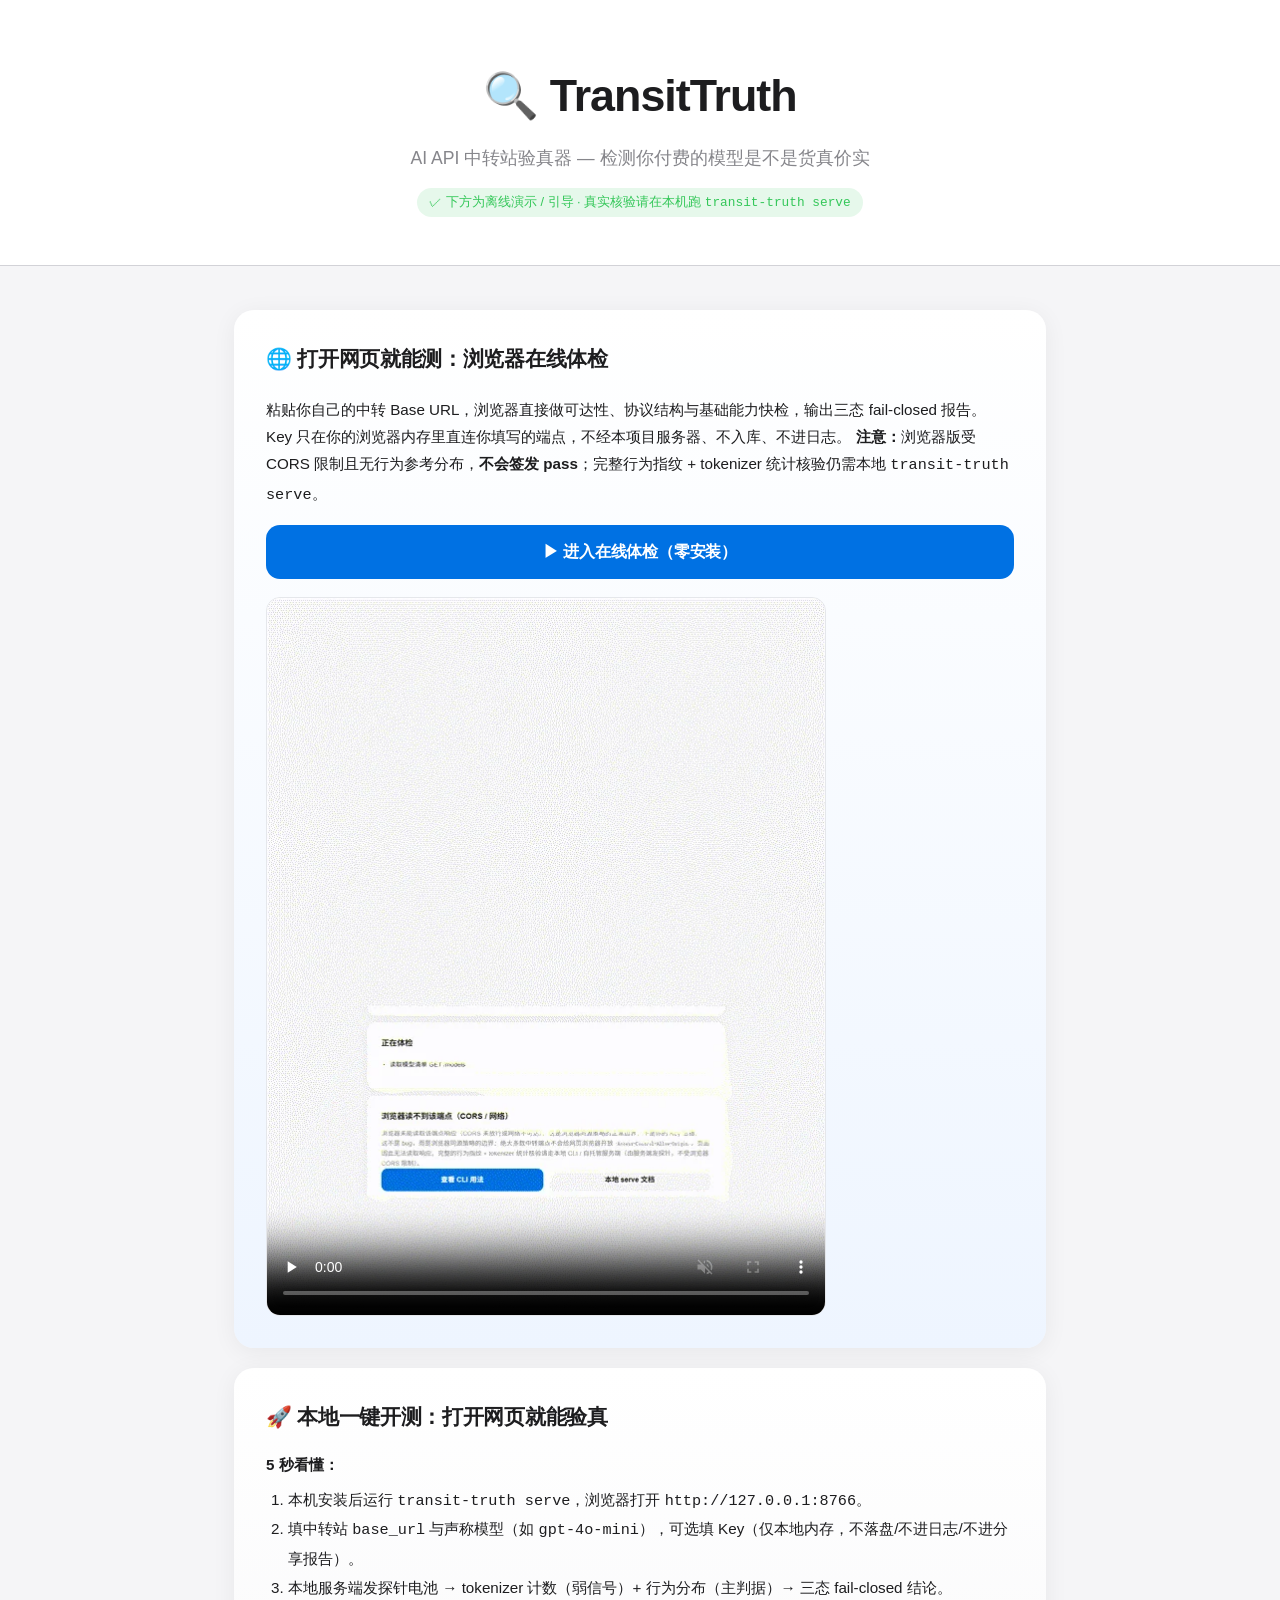
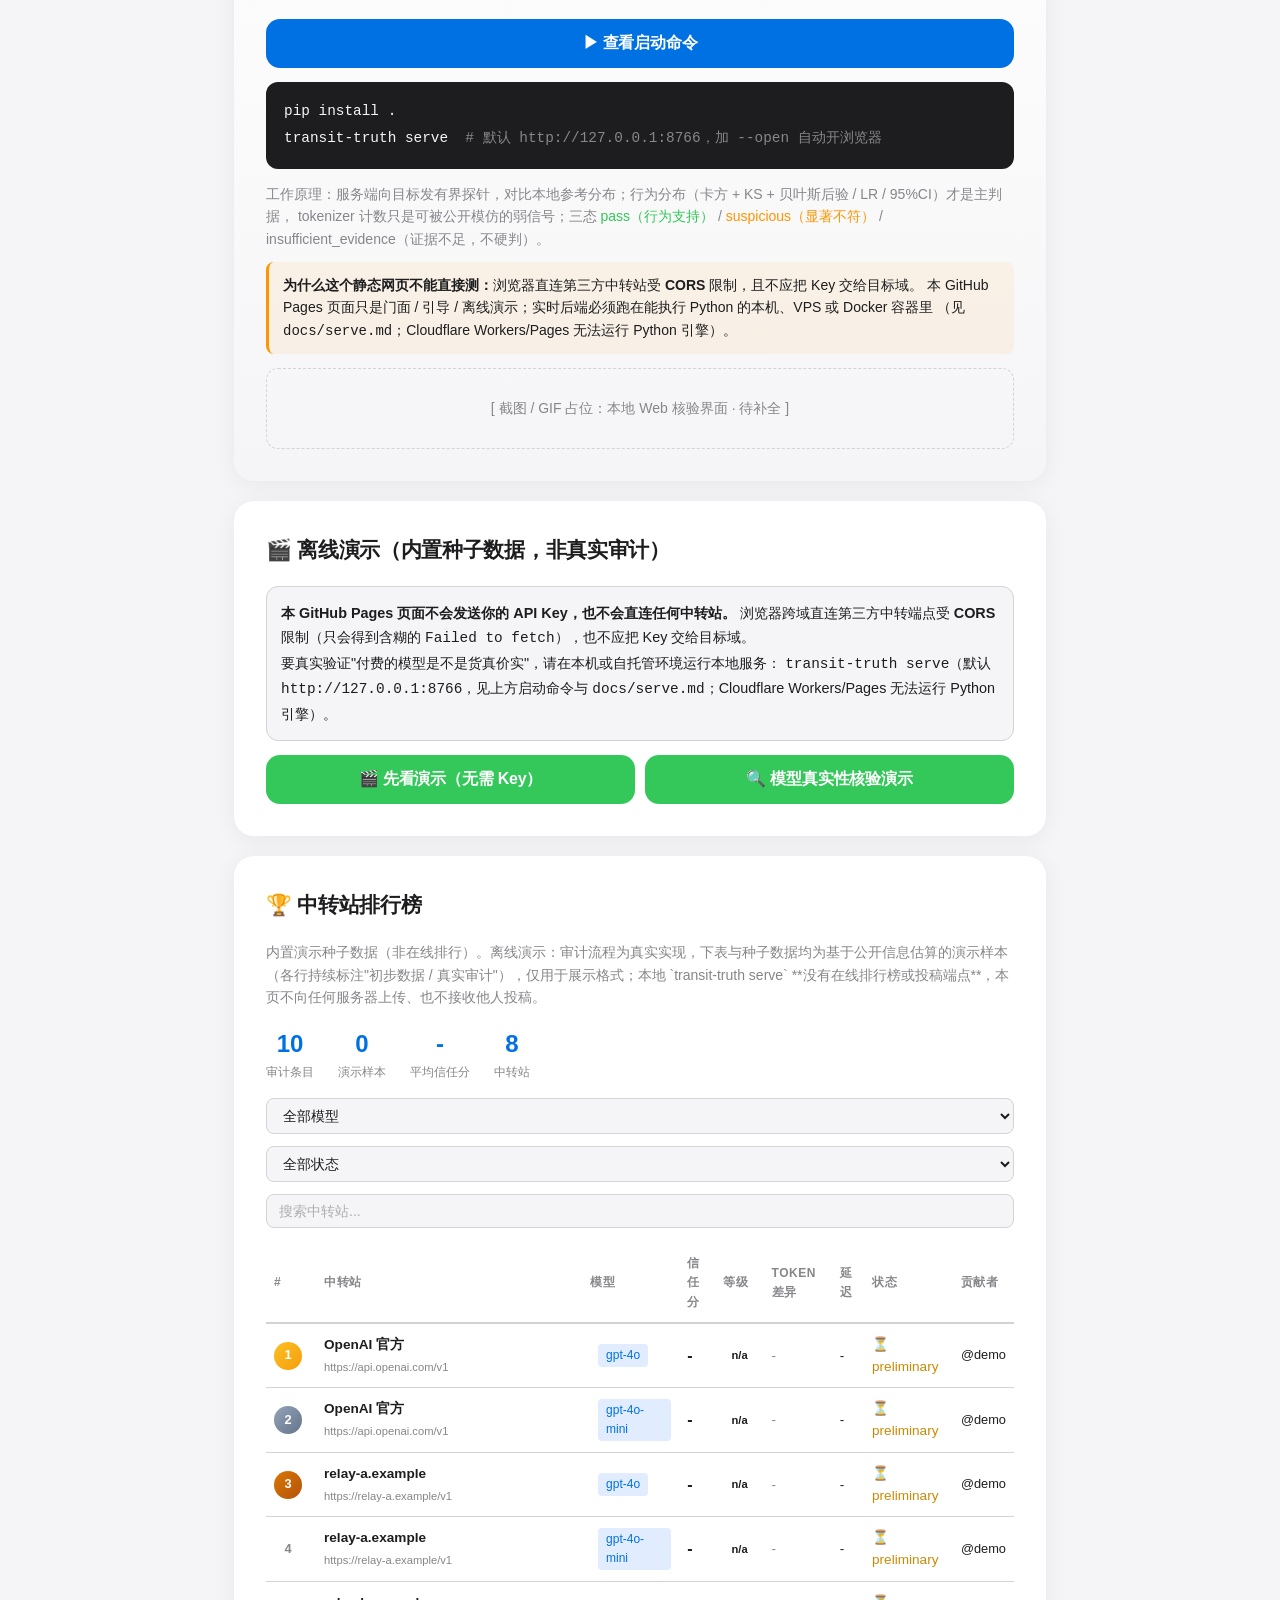
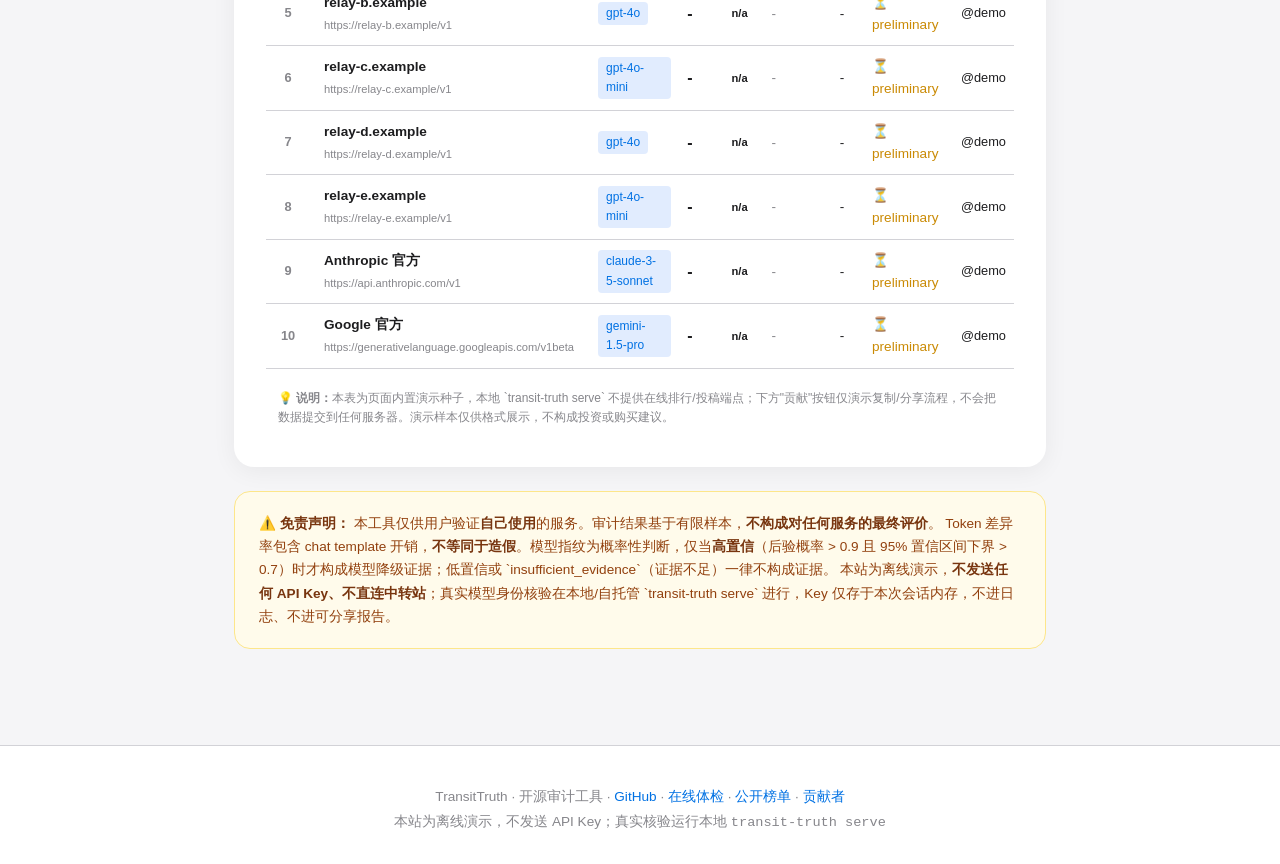
<file: standalone/index.html>
<!DOCTYPE html>
<html lang="zh-CN">
<head>
<meta charset="UTF-8">
<meta http-equiv="refresh" content="0; url=../index.html">
<link rel="canonical" href="https://dafahaha.github.io/transit-truth/">
<title>TransitTruth</title>
</head>
<body>
<p>TransitTruth 单文件 demo 已合并到仓库根目录。<a href="../index.html">点击这里继续 →</a></p>
<script>location.replace('../index.html');</script>
</body>
</html>
</file>
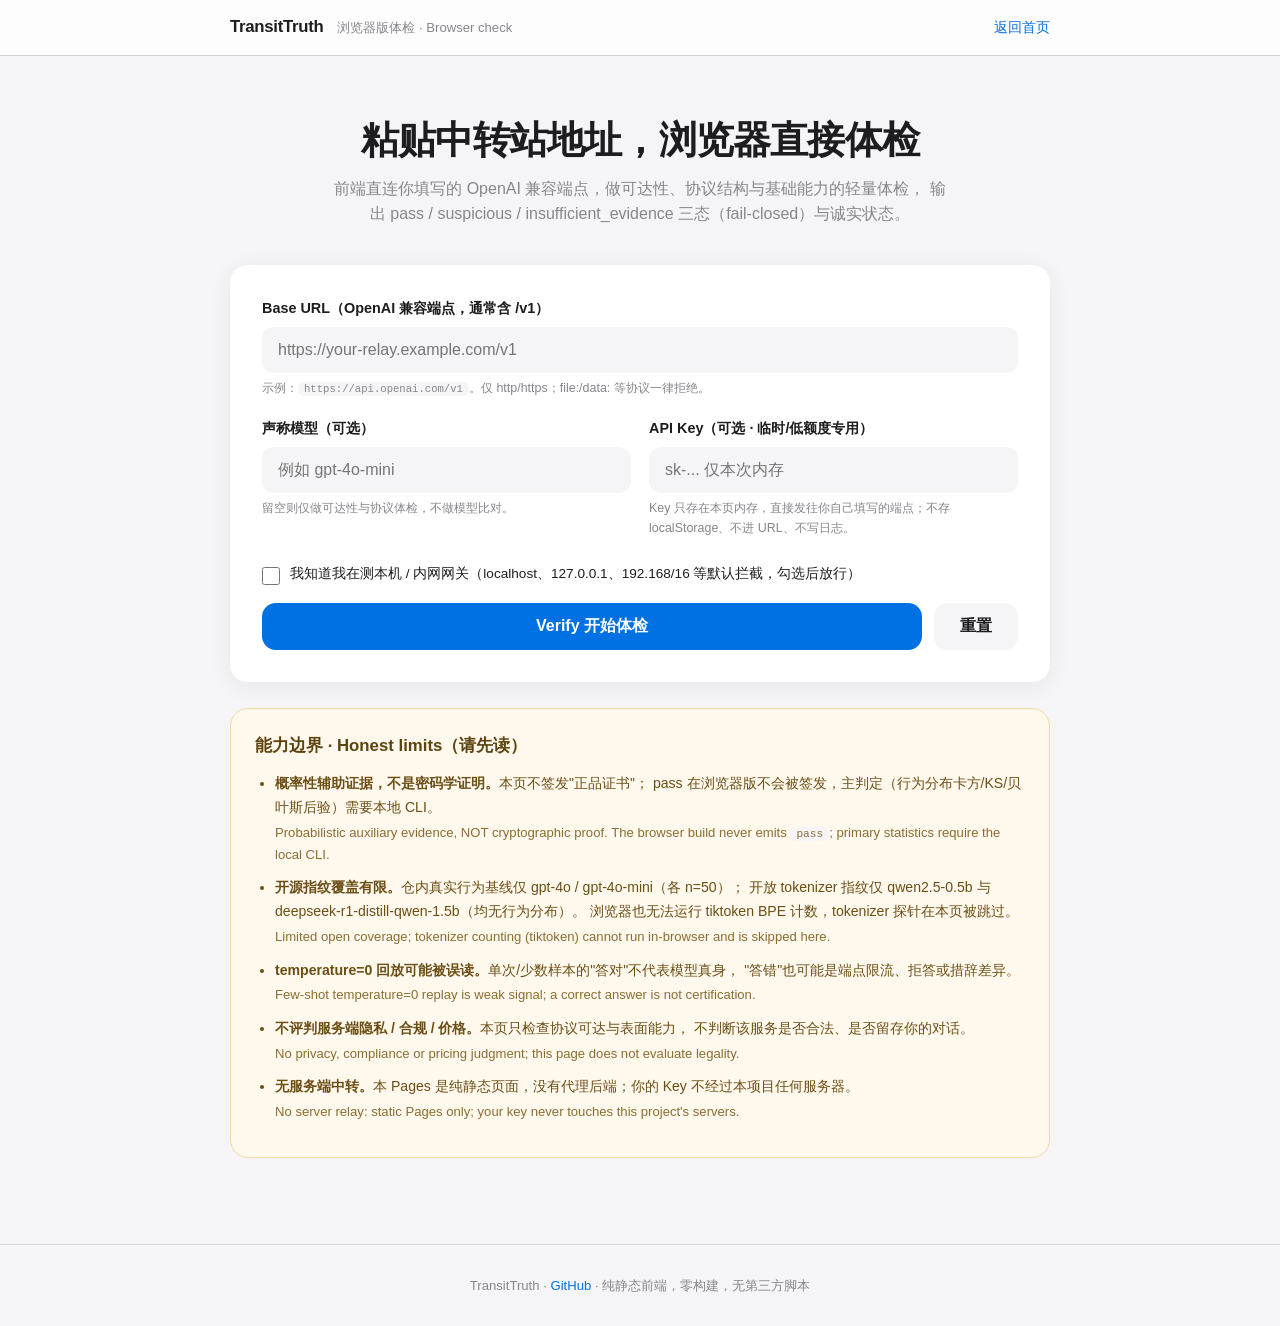
<file: docs/online/index.html>
<!DOCTYPE html>
<html lang="zh-CN">
<head>
<meta charset="UTF-8">
<meta name="viewport" content="width=device-width, initial-scale=1.0">
<title>TransitTruth 在线体检 · Browser-side endpoint check</title>
<meta property="og:type" content="website">
<meta property="og:title" content="TransitTruth 在线体检 · 粘贴 Base URL 立即快检">
<meta property="og:description" content="不用装 Python：浏览器直连你填的 OpenAI 兼容端点，做可达性 / 协议 / 基础能力快检，输出 fail-closed 三态报告。Key 只在本页内存。">
<meta property="og:image" content="https://dafahaha.github.io/transit-truth/docs/banner_1280x640.png">
<meta name="twitter:card" content="summary_large_image">
<meta name="description" content="TransitTruth 浏览器直连体检：粘贴 OpenAI 兼容中转 Base URL，前端完成可达性 / 协议 / 基础能力探针，三态 fail-closed 报告。Key 只在你的浏览器内存中直连你填写的端点，不经任何第三方、不入库、不打印。">
<meta http-equiv="Content-Security-Policy" content="default-src 'self'; script-src 'self'; style-src 'self'; img-src 'self' data:; connect-src 'self' https: http:; base-uri 'self'; form-action 'none';">
<link rel="icon" href="data:image/svg+xml,%3Csvg xmlns='http://www.w3.org/2000/svg' viewBox='0 0 100 100'%3E%3Crect width='100' height='100' rx='22' fill='%230071e3'/%3E%3Ctext x='50' y='68' font-size='52' text-anchor='middle' fill='white'%3E%E2%9C%93%3C/text%3E%3C/svg%3E">
<link rel="stylesheet" href="styles.css">
</head>
<body>

<nav class="topbar">
  <div class="topbar-inner">
    <a class="brand" href="../../index.html">TransitTruth</a>
    <span class="topbar-tag">浏览器版体检 · Browser check</span>
    <a class="topbar-link" href="../../index.html">返回首页</a>
  </div>
</nav>

<main class="page">

  <section class="hero">
    <h1>粘贴中转站地址，浏览器直接体检</h1>
    <p class="hero-sub">
      前端直连你填写的 OpenAI 兼容端点，做可达性、协议结构与基础能力的轻量体检，
      输出 pass / suspicious / insufficient_evidence 三态（fail-closed）与诚实状态。
    </p>
  </section>

  <!-- ─── 输入卡片 ─── -->
  <section class="card" id="form-card">
    <form id="verify-form" autocomplete="off">
      <div class="field">
        <label for="base-url">Base URL（OpenAI 兼容端点，通常含 /v1）</label>
        <input id="base-url" name="base-url" type="url" inputmode="url" spellcheck="false"
               placeholder="https://your-relay.example.com/v1" required>
        <p class="hint">示例：<code>https://api.openai.com/v1</code>。仅 http/https；file:/data: 等协议一律拒绝。</p>
      </div>

      <div class="field-row">
        <div class="field">
          <label for="claimed-model">声称模型（可选）</label>
          <input id="claimed-model" name="claimed-model" type="text" spellcheck="false"
                 placeholder="例如 gpt-4o-mini">
          <p class="hint">留空则仅做可达性与协议体检，不做模型比对。</p>
        </div>
        <div class="field">
          <label for="api-key">API Key（可选 · 临时/低额度专用）</label>
          <input id="api-key" name="api-key" type="password" inputmode="text" spellcheck="false"
                 autocomplete="off" placeholder="sk-... 仅本次内存">
          <p class="hint">Key 只存在本页内存，直接发往你自己填写的端点；不存 localStorage、不进 URL、不写日志。</p>
        </div>
      </div>

      <label class="check">
        <input id="allow-private" type="checkbox">
        <span>我知道我在测本机 / 内网网关（localhost、127.0.0.1、192.168/16 等默认拦截，勾选后放行）</span>
      </label>

      <div class="actions">
        <button type="submit" class="btn-primary" id="verify-btn">Verify 开始体检</button>
        <button type="button" class="btn-secondary" id="reset-btn">重置</button>
      </div>
    </form>
  </section>

  <!-- ─── 进度 ─── -->
  <section class="card hidden" id="progress-card">
    <h2 class="card-title">正在体检</h2>
    <ul id="progress-list" class="progress-list"></ul>
  </section>

  <!-- ─── 报告卡片（全部由 JS 用 DOM API 填充，禁止 innerHTML 拼用户数据） ─── -->
  <section class="card hidden" id="report-card">
    <div id="verdict-banner"></div>
    <div id="report-body"></div>

    <details class="evidence">
      <summary>查看原始证据（JSON，纯文本展示）</summary>
      <pre id="evidence-pre" class="evidence-pre"></pre>
    </details>

    <div class="actions">
      <button type="button" class="btn-secondary" id="copy-btn">复制报告文本</button>
      <button type="button" class="btn-secondary" id="rerun-btn">重新体检</button>
    </div>
  </section>

  <!-- ─── CORS / 边界降级卡 ─── -->
  <section class="card hidden" id="cors-card">
    <h2 class="card-title">浏览器读不到该端点（CORS / 网络）</h2>
    <p id="cors-text" class="muted"></p>
    <p class="muted">
      这不是 bug，而是浏览器同源策略的边界：绝大多数中转端点不会给网页浏览器开放
      <code>Access-Control-Allow-Origin</code>，页面因此无法读取响应。完整的行为指纹 +
      tokenizer 统计核验请走本地 CLI / 自托管服务端（由服务端发探针，不受浏览器 CORS 限制）。
    </p>
    <div class="actions">
      <a class="btn-primary btn-link" href="../../README.md" target="_blank" rel="noopener">查看 CLI 用法</a>
      <a class="btn-secondary btn-link" href="../serve.md" target="_blank" rel="noopener">本地 serve 文档</a>
    </div>
  </section>

  <!-- ─── 诚实披露（中英双语） ─── -->
  <section class="disclosure">
    <h2>能力边界 · Honest limits（请先读）</h2>
    <ul>
      <li><strong>概率性辅助证据，不是密码学证明。</strong>本页不签发"正品证书"；
        pass 在浏览器版不会被签发，主判定（行为分布卡方/KS/贝叶斯后验）需要本地 CLI。
        <span lang="en">Probabilistic auxiliary evidence, NOT cryptographic proof. The browser build never emits <code>pass</code>; primary statistics require the local CLI.</span></li>
      <li><strong>开源指纹覆盖有限。</strong>仓内真实行为基线仅 gpt-4o / gpt-4o-mini（各 n=50）；
        开放 tokenizer 指纹仅 qwen2.5-0.5b 与 deepseek-r1-distill-qwen-1.5b（均无行为分布）。
        浏览器也无法运行 tiktoken BPE 计数，tokenizer 探针在本页被跳过。
        <span lang="en">Limited open coverage; tokenizer counting (tiktoken) cannot run in-browser and is skipped here.</span></li>
      <li><strong>temperature=0 回放可能被误读。</strong>单次/少数样本的"答对"不代表模型真身，
        "答错"也可能是端点限流、拒答或措辞差异。
        <span lang="en">Few-shot temperature=0 replay is weak signal; a correct answer is not certification.</span></li>
      <li><strong>不评判服务端隐私 / 合规 / 价格。</strong>本页只检查协议可达与表面能力，
        不判断该服务是否合法、是否留存你的对话。
        <span lang="en">No privacy, compliance or pricing judgment; this page does not evaluate legality.</span></li>
      <li><strong>无服务端中转。</strong>本 Pages 是纯静态页面，没有代理后端；你的 Key 不经过本项目任何服务器。
        <span lang="en">No server relay: static Pages only; your key never touches this project's servers.</span></li>
    </ul>
  </section>

</main>

<footer class="footer">
  <p>TransitTruth · <a href="https://github.com/dafahaha/transit-truth" target="_blank" rel="noopener">GitHub</a> · 纯静态前端，零构建，无第三方脚本</p>
</footer>

<script src="app.js"></script>
</body>
</html>
</file>
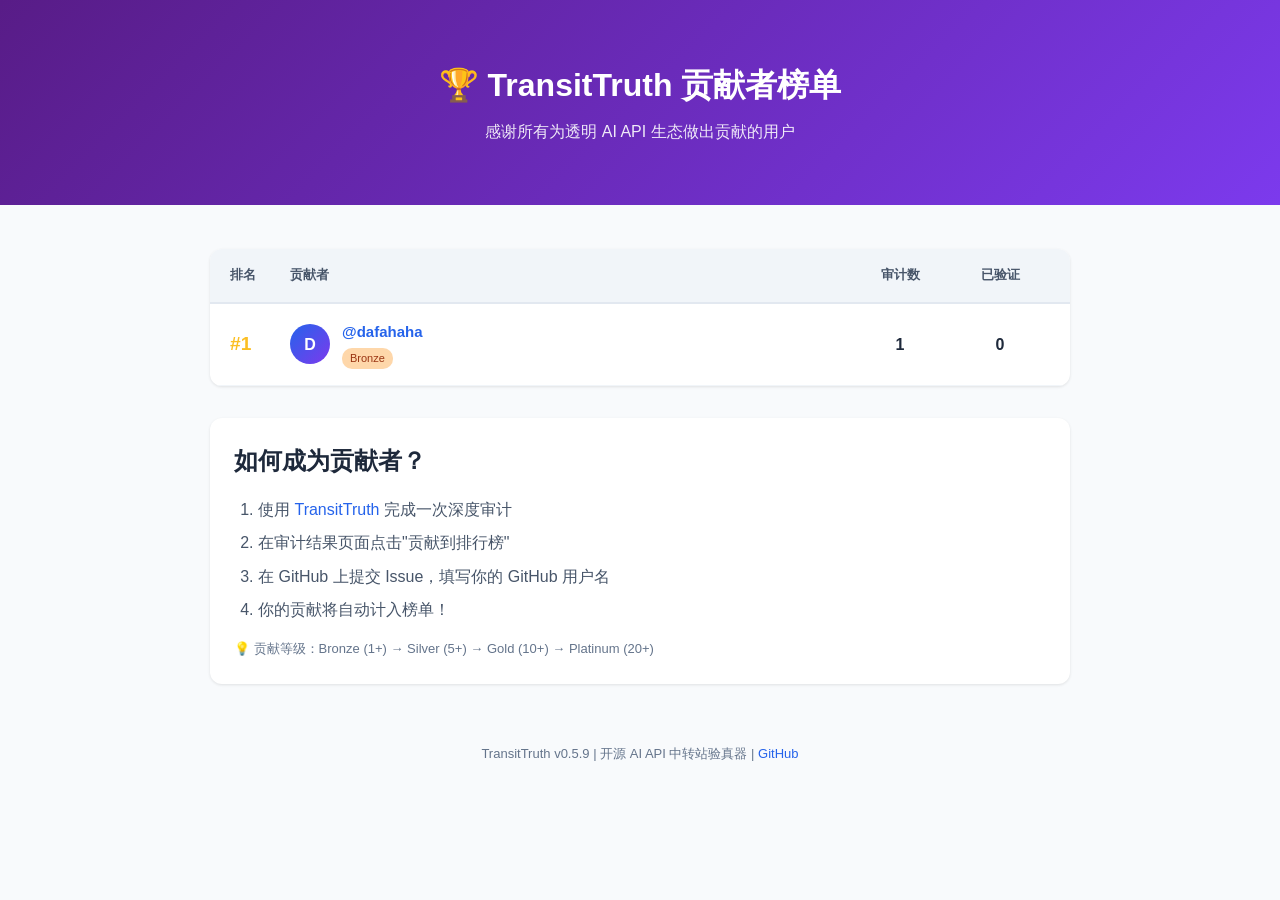
<file: docs/contributors.html>
<!DOCTYPE html>
<html lang="zh-CN">
<head>
    <meta charset="UTF-8">
    <meta name="viewport" content="width=device-width, initial-scale=1.0">
    <title>TransitTruth - 贡献者榜单</title>
    <meta name="description" content="谁在为 AI API 中转站的透明性做实测：按审计次数与已验证条目排名的贡献者榜。">
    <meta property="og:type" content="website">
    <meta property="og:title" content="TransitTruth - 贡献者榜单">
    <meta property="og:description" content="每一条公开审计都署了名。看谁在持续提交可复现的中转站实测结果。">
    <meta property="og:image" content="https://dafahaha.github.io/transit-truth/docs/banner_1280x640.png">
    <meta name="twitter:card" content="summary_large_image">
    <style>
        * { margin: 0; padding: 0; box-sizing: border-box; }
        body {
            font-family: -apple-system, BlinkMacSystemFont, 'Segoe UI', Roboto, sans-serif;
            background: #f8fafc;
            color: #1e293b;
            line-height: 1.6;
        }
        .container { max-width: 900px; margin: 0 auto; padding: 20px; }
        header {
            background: linear-gradient(135deg, #581c87, #7c3aed);
            color: white;
            padding: 40px 0;
            text-align: center;
        }
        header h1 { font-size: 2em; margin-bottom: 8px; }
        header p { opacity: 0.9; }
        .leaderboard {
            background: white;
            border-radius: 12px;
            overflow: hidden;
            box-shadow: 0 1px 3px rgba(0,0,0,0.1);
            margin-top: 24px;
        }
        .leaderboard-header {
            display: grid;
            grid-template-columns: 60px 1fr 100px 100px;
            padding: 16px 20px;
            background: #f1f5f9;
            font-weight: 600;
            font-size: 13px;
            color: #475569;
            border-bottom: 2px solid #e2e8f0;
        }
        .leaderboard-row {
            display: grid;
            grid-template-columns: 60px 1fr 100px 100px;
            padding: 16px 20px;
            border-bottom: 1px solid #f1f5f9;
            align-items: center;
            transition: background 0.2s;
        }
        .leaderboard-row:hover { background: #f8fafc; }
        .rank {
            font-size: 1.2em;
            font-weight: 700;
        }
        .rank-1 { color: #fbbf24; }
        .rank-2 { color: #94a3b8; }
        .rank-3 { color: #cd7f32; }
        .contributor {
            display: flex;
            align-items: center;
            gap: 12px;
        }
        .avatar {
            width: 40px;
            height: 40px;
            border-radius: 50%;
            background: linear-gradient(135deg, #2563eb, #7c3aed);
            display: flex;
            align-items: center;
            justify-content: center;
            color: white;
            font-weight: 600;
            font-size: 16px;
        }
        .contributor-info .name {
            font-weight: 600;
            font-size: 15px;
        }
        .contributor-info .badge {
            display: inline-block;
            padding: 2px 8px;
            border-radius: 10px;
            font-size: 11px;
            font-weight: 500;
            margin-top: 2px;
        }
        .badge-platinum { background: #e5e4e2; color: #1e293b; }
        .badge-gold { background: #fef3c7; color: #92400e; }
        .badge-silver { background: #f1f5f9; color: #475569; }
        .badge-bronze { background: #fed7aa; color: #9a3412; }
        .stat { text-align: center; font-weight: 600; }
        .loading { text-align: center; padding: 60px; color: #64748b; }
        .spinner {
            display: inline-block;
            width: 30px;
            height: 30px;
            border: 3px solid #e2e8f0;
            border-top-color: #7c3aed;
            border-radius: 50%;
            animation: spin 0.8s linear infinite;
            margin-bottom: 12px;
        }
        @keyframes spin { to { transform: rotate(360deg); } }
        .how-to {
            margin-top: 32px;
            padding: 24px;
            background: white;
            border-radius: 12px;
            box-shadow: 0 1px 3px rgba(0,0,0,0.1);
        }
        .how-to h2 { margin-bottom: 16px; color: #1e293b; }
        .how-to ol { padding-left: 24px; }
        .how-to li { margin-bottom: 8px; color: #475569; }
        .how-to code {
            background: #f1f5f9;
            padding: 2px 6px;
            border-radius: 4px;
            font-size: 13px;
        }
        footer {
            text-align: center;
            padding: 40px 0;
            color: #64748b;
            font-size: 13px;
        }
        a { color: #2563eb; text-decoration: none; }
        a:hover { text-decoration: underline; }
    </style>
</head>
<body>
    <header>
        <div class="container">
            <h1>🏆 TransitTruth 贡献者榜单</h1>
            <p>感谢所有为透明 AI API 生态做出贡献的用户</p>
        </div>
    </header>

    <div class="container">
        <div id="leaderboardContent">
            <div class="loading">
                <div class="spinner"></div>
                <p>正在加载贡献者榜单...</p>
            </div>
        </div>

        <div class="how-to">
            <h2>如何成为贡献者？</h2>
            <ol>
                <li>使用 <a href="https://github.com/dafahaha/transit-truth">TransitTruth</a> 完成一次深度审计</li>
                <li>在审计结果页面点击"贡献到排行榜"</li>
                <li>在 GitHub 上提交 Issue，填写你的 GitHub 用户名</li>
                <li>你的贡献将自动计入榜单！</li>
            </ol>
            <p style="margin-top:16px;font-size:13px;color:#64748b;">
                💡 贡献等级：Bronze (1+) → Silver (5+) → Gold (10+) → Platinum (20+)
            </p>
        </div>
    </div>

    <footer>
        <p>TransitTruth v0.5.9 | 开源 AI API 中转站验真器 | <a href="https://github.com/dafahaha/transit-truth">GitHub</a></p>
    </footer>

    <script>
        const REPO = 'dafahaha/transit-truth';

        // Escape the contributor username (comes from anonymous issue frontmatter)
        // before interpolating into innerHTML; quoting " and ' also prevents
        // attribute breakout in the github.com profile href.
        function escapeHtml(str) {
            return String(str ?? '')
                .replace(/&/g, '&amp;')
                .replace(/</g, '&lt;')
                .replace(/>/g, '&gt;')
                .replace(/"/g, '&quot;')
                .replace(/'/g, '&#39;');
        }

        async function loadLeaderboard() {
            const content = document.getElementById('leaderboardContent');
            content.innerHTML = '<div class="loading"><div class="spinner"></div><p>正在加载贡献者榜单...</p></div>';

            try {
                // Static snapshot first (same file the leaderboard reads), so this
                // page does not burn the visitor's 60 req/hour GitHub API quota.
                let entries = null;
                try {
                    const snap = await fetch(`./data/audit_results.json?v=${Date.now()}`);
                    if (snap.ok) {
                        const payload = await snap.json();
                        if (Array.isArray(payload.entries) && payload.entries.length) {
                            entries = payload.entries;
                        }
                    }
                } catch { /* fall back to live API */ }

                const contributors = {};

                if (entries) {
                    entries.forEach(e => {
                        const credit = e.contributor || e.submitter || '';
                        if (!credit || credit === '匿名') {
                            /* no usable credit */
                        } else {
                            const username = credit.replace('@', '');
                            if (!contributors[username]) {
                                contributors[username] = { count: 0, verified: 0, relays: new Set() };
                            }
                            contributors[username].count++;
                            if (e.verified) contributors[username].verified++;
                            if (e.relay) contributors[username].relays.add(e.relay);
                        }
                    });
                } else {

                const response = await fetch(
                    `https://api.github.com/repos/${REPO}/issues?state=all&per_page=100&sort=created&direction=desc`
                );

                if (!response.ok) {
                    throw new Error(`GitHub API error: ${response.status}`);
                }

                const issues = (await response.json()).filter(i => !i.pull_request);
                const contributors = {};

                issues.forEach(issue => {
                    const body = issue.body || '';
                    const labelled = (issue.labels || []).some(
                        l => (l.name || '').toLowerCase() === 'audit-result'
                    );
                    const titled = (issue.title || '').toLowerCase().startsWith('[audit-result]') || (issue.title || '').toLowerCase().startsWith('[audit]');
                    if (!labelled && !titled) return;

                    const fm = {};
                    const fmMatch = body.match(/^---\n([\s\S]*?)\n---/);
                    if (fmMatch) {
                        fmMatch[1].split('\n').forEach(line => {
                            const [key, ...valueParts] = line.split(':');
                            if (key && valueParts.length > 0) {
                                fm[key.trim()] = valueParts.join(':').trim();
                            }
                        });
                    } else {
                        // Markdown submissions (the issue template is markdown-only)
                        const grab = (names) => {
                            for (const name of names) {
                                const re = new RegExp('\\*\\*' + name + '\\*\\*\\s*[:：]\\s*([^\\n]+)');
                                const m = body.match(re);
                                if (m) return m[1].trim();
                            }
                            return '';
                        };
                        fm.relay = grab(['中转站', 'Relay']);
                        fm.model = grab(['模型', 'Model']);
                        fm.contributor = grab(['GitHub 用户名', '贡献者', 'Contributor']);
                        fm.score = grab(['信任分', '总分', 'Trust score']);
                    }
                    // No explicit credit: the issue author is the real submitter.
                    if (!fm.contributor) fm.contributor = '@' + (issue.user && issue.user.login ? issue.user.login : '');

                    const contributor = fm.contributor || '';
                    if (contributor && contributor !== '匿名' && !contributor.startsWith('@')) {
                        // Skip invalid contributors
                        return;
                    }
                    if (!contributor || contributor === '匿名') return;

                    const username = contributor.replace('@', '');
                    if (!contributors[username]) {
                        contributors[username] = { count: 0, verified: 0, relays: new Set() };
                    }
                    contributors[username].count++;

                    const isVerified = (issue.labels || []).some(l => l.name === 'verified');
                    if (isVerified) contributors[username].verified++;

                    if (fm.relay) contributors[username].relays.add(fm.relay);
                });
                }

                const sorted = Object.entries(contributors)
                    .map(([name, data]) => ({
                        name,
                        count: data.count,
                        verified: data.verified,
                        relays: data.relays.size,
                    }))
                    .sort((a, b) => b.count - a.count);

                if (sorted.length === 0) {
                    content.innerHTML = `
                        <div class="loading">
                            <p>暂无贡献者数据</p>
                            <p style="margin-top:8px;font-size:13px;">完成一次审计并贡献结果，即可登上榜单！</p>
                        </div>
                    `;
                    return;
                }

                let html = '<div class="leaderboard">';
                html += '<div class="leaderboard-header"><div>排名</div><div>贡献者</div><div class="stat">审计数</div><div class="stat">已验证</div></div>';

                sorted.forEach((c, i) => {
                    const rankClass = i < 3 ? `rank-${i + 1}` : '';
                    const level = getLevel(c.count);
                    const initial = c.name.charAt(0).toUpperCase();

                    html += `<div class="leaderboard-row">
                        <div class="rank ${rankClass}">#${i + 1}</div>
                        <div class="contributor">
                            <div class="avatar">${escapeHtml(initial)}</div>
                            <div class="contributor-info">
                                <div class="name"><a href="https://github.com/${escapeHtml(c.name)}" target="_blank">@${escapeHtml(c.name)}</a></div>
                                <span class="badge badge-${level}">${level.charAt(0).toUpperCase() + level.slice(1)}</span>
                            </div>
                        </div>
                        <div class="stat">${c.count}</div>
                        <div class="stat">${c.verified}</div>
                    </div>`;
                });

                html += '</div>';
                content.innerHTML = html;
            } catch (err) {
                content.innerHTML = `
                    <div class="loading">
                        <p>⚠️ 加载失败: ${escapeHtml(err.message)}</p>
                        <p style="margin-top:8px;font-size:13px;">可能是 GitHub API 速率限制，请稍后重试。</p>
                    </div>
                `;
            }
        }

        function getLevel(count) {
            if (count >= 20) return 'platinum';
            if (count >= 10) return 'gold';
            if (count >= 5) return 'silver';
            return 'bronze';
        }

        loadLeaderboard();
    </script>
</body>
</html>
</file>
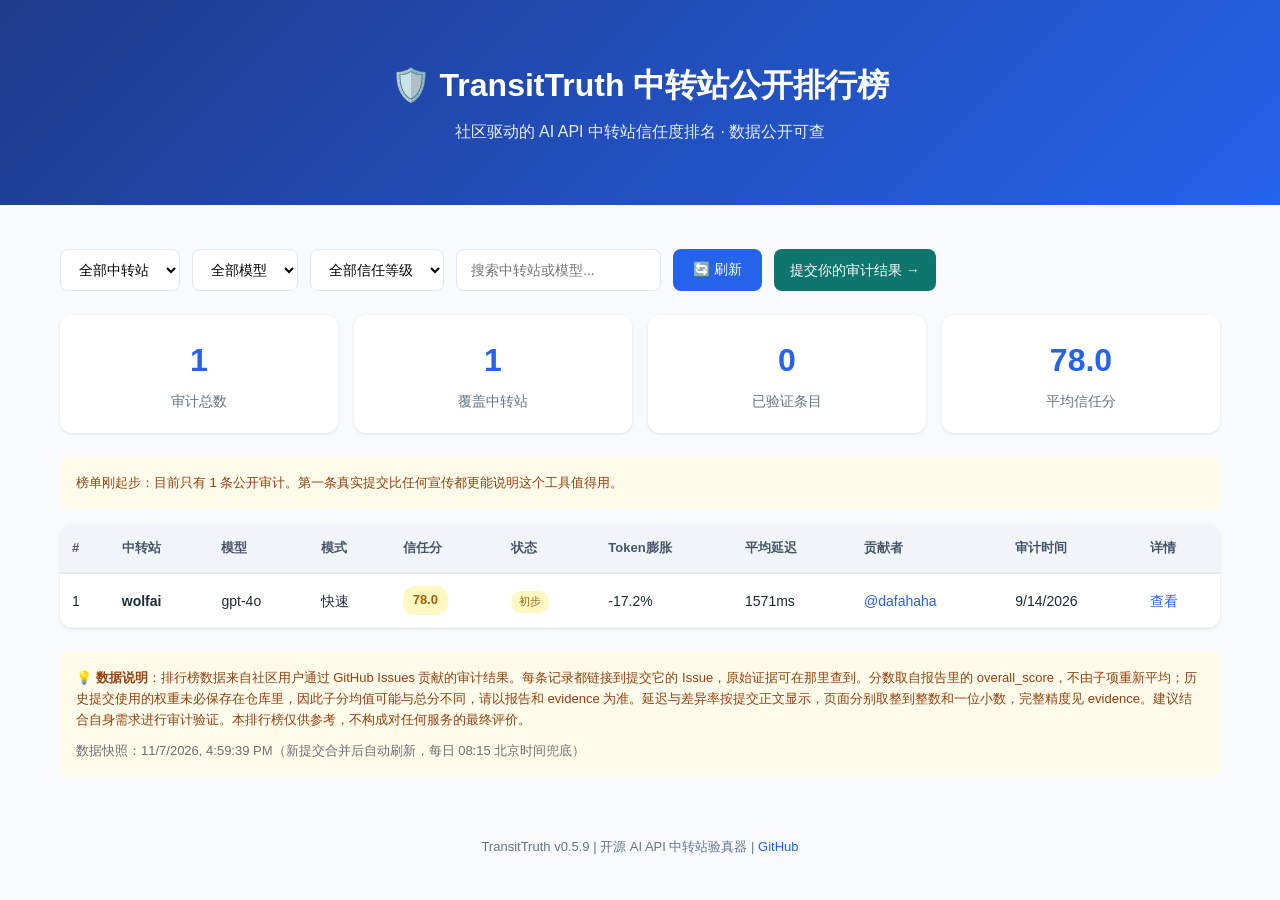
<file: docs/ranking.html>
<!DOCTYPE html>
<html lang="zh-CN">
<head>
    <meta charset="UTF-8">
    <meta name="viewport" content="width=device-width, initial-scale=1.0">
    <title>TransitTruth - 中转站公开排行榜</title>
    <meta name="description" content="社区驱动的 AI API 中转站信任度排名：每条结果来自一次公开审计，并链接到提交它的 Issue。">
    <meta property="og:type" content="website">
    <meta property="og:title" content="TransitTruth - 中转站公开排行榜">
    <meta property="og:description" content="你付了 gpt-4o 的钱，后端真的是它吗？看别人的实测结果，或提交你自己的。">
    <meta property="og:image" content="https://dafahaha.github.io/transit-truth/docs/banner_1280x640.png">
    <meta name="twitter:card" content="summary_large_image">
    <style>
        * { margin: 0; padding: 0; box-sizing: border-box; }
        body {
            font-family: -apple-system, BlinkMacSystemFont, 'Segoe UI', Roboto, sans-serif;
            background: #f8fafc;
            color: #1e293b;
            line-height: 1.6;
        }
        .container { max-width: 1200px; margin: 0 auto; padding: 20px; }
        header {
            background: linear-gradient(135deg, #1e3a8a, #2563eb);
            color: white;
            padding: 40px 0;
            text-align: center;
        }
        header h1 { font-size: 2em; margin-bottom: 8px; }
        header p { opacity: 0.9; }
        .controls {
            display: flex;
            gap: 12px;
            margin: 24px 0;
            flex-wrap: wrap;
        }
        .controls select, .controls input {
            padding: 10px 14px;
            border: 1px solid #e2e8f0;
            border-radius: 8px;
            font-size: 14px;
            background: white;
        }
        .controls button {
            padding: 10px 20px;
            background: #2563eb;
            color: white;
            border: none;
            border-radius: 8px;
            cursor: pointer;
            font-size: 14px;
        }
        .controls button:hover { background: #1d4ed8; }
        .controls .submit-link {
            padding: 10px 16px;
            background: #0f766e;
            color: white;
            border-radius: 8px;
            text-decoration: none;
            font-size: 14px;
            white-space: nowrap;
        }
        .controls .submit-link:hover { background: #115e59; }
        .stats {
            display: grid;
            grid-template-columns: repeat(auto-fit, minmax(200px, 1fr));
            gap: 16px;
            margin-bottom: 24px;
        }
        .stat-card {
            background: white;
            padding: 20px;
            border-radius: 12px;
            box-shadow: 0 1px 3px rgba(0,0,0,0.1);
            text-align: center;
        }
        .stat-card .number { font-size: 2em; font-weight: 700; color: #2563eb; }
        .stat-card .label { color: #64748b; font-size: 14px; margin-top: 4px; }
        table {
            width: 100%;
            border-collapse: collapse;
            background: white;
            border-radius: 12px;
            overflow: hidden;
            box-shadow: 0 1px 3px rgba(0,0,0,0.1);
        }
        th {
            background: #f1f5f9;
            padding: 14px 12px;
            text-align: left;
            font-weight: 600;
            font-size: 13px;
            color: #475569;
            border-bottom: 2px solid #e2e8f0;
        }
        td {
            padding: 12px;
            border-bottom: 1px solid #f1f5f9;
            font-size: 14px;
        }
        tr:hover { background: #f8fafc; }
        .score-badge {
            display: inline-block;
            padding: 4px 10px;
            border-radius: 12px;
            font-weight: 600;
            font-size: 13px;
        }
        .score-high { background: #dcfce7; color: #15803d; }
        .score-medium { background: #fef9c3; color: #a16207; }
        .score-low { background: #ffedd5; color: #c2410c; }
        .score-critical { background: #fee2e2; color: #b91c1c; }
        .badge {
            display: inline-block;
            padding: 2px 8px;
            border-radius: 10px;
            font-size: 11px;
            font-weight: 500;
        }
        .badge-verified { background: #dcfce7; color: #15803d; }
        .badge-preliminary { background: #fef9c3; color: #a16207; }
        .loading { text-align: center; padding: 60px; color: #64748b; }
        .spinner {
            display: inline-block;
            width: 30px;
            height: 30px;
            border: 3px solid #e2e8f0;
            border-top-color: #2563eb;
            border-radius: 50%;
            animation: spin 0.8s linear infinite;
            margin-bottom: 12px;
        }
        @keyframes spin { to { transform: rotate(360deg); } }
        .empty { text-align: center; padding: 60px; color: #64748b; }
        .note {
            margin-top: 24px;
            padding: 16px;
            background: #fffbeb;
            border-radius: 8px;
            font-size: 13px;
            color: #92400e;
        }
        footer {
            text-align: center;
            padding: 40px 0;
            color: #64748b;
            font-size: 13px;
        }
        a { color: #2563eb; text-decoration: none; }
        a:hover { text-decoration: underline; }
    </style>
</head>
<body>
    <header>
        <div class="container">
            <h1>🛡️ TransitTruth 中转站公开排行榜</h1>
            <p>社区驱动的 AI API 中转站信任度排名 · 数据公开可查</p>
        </div>
    </header>

    <div class="container">
        <div class="controls">
            <select id="filterRelay">
                <option value="">全部中转站</option>
            </select>
            <select id="filterModel">
                <option value="">全部模型</option>
            </select>
            <select id="filterTrust">
                <option value="">全部信任等级</option>
                <option value="high">高信任</option>
                <option value="medium">中等</option>
                <option value="low">低信任</option>
                <option value="critical">危险</option>
            </select>
            <input type="text" id="searchInput" placeholder="搜索中转站或模型...">
            <button onclick="loadRanking()">🔄 刷新</button>
            <a class="submit-link" href="https://github.com/dafahaha/transit-truth/issues/new?template=audit_result.yml&title=%5BAudit%5D%20&labels=audit-result" target="_blank" rel="noopener">提交你的审计结果 →</a>
        </div>

        <div class="stats" id="statsSection" style="display:none;">
            <div class="stat-card">
                <div class="number" id="statTotal">0</div>
                <div class="label">审计总数</div>
            </div>
            <div class="stat-card">
                <div class="number" id="statRelays">0</div>
                <div class="label">覆盖中转站</div>
            </div>
            <div class="stat-card">
                <div class="number" id="statVerified">0</div>
                <div class="label">已验证条目</div>
            </div>
            <div class="stat-card">
                <div class="number" id="statAvg">0</div>
                <div class="label">平均信任分</div>
            </div>
        </div>

        <div id="rankingContent">
            <div class="loading">
                <div class="spinner"></div>
                <p>正在加载排行榜数据...</p>
            </div>
        </div>

        <div class="note">
            💡 <strong>数据说明</strong>：排行榜数据来自社区用户通过 GitHub Issues 贡献的审计结果。每条记录都链接到提交它的 Issue，原始证据可在那里查到。分数取自报告里的 overall_score，不由子项重新平均；历史提交使用的权重未必保存在仓库里，因此子分均值可能与总分不同，请以报告和 evidence 为准。延迟与差异率按提交正文显示，页面分别取整到整数和一位小数，完整精度见 evidence。建议结合自身需求进行审计验证。本排行榜仅供参考，不构成对任何服务的最终评价。
            <p id="dataFreshness" style="margin:10px 0 0;font-size:13px;color:#6e6e73;">数据快照：加载中…</p>
        </div>
    </div>

    <footer>
        <p>TransitTruth v0.5.9 | 开源 AI API 中转站验真器 | <a href="https://github.com/dafahaha/transit-truth">GitHub</a></p>
    </footer>

    <script>
        const REPO = 'dafahaha/transit-truth';
        let allEntries = [];

        // Escape strings coming from anonymous issue frontmatter before they are
        // interpolated into innerHTML (storage-XSS defense; relay/model/contributor
        // are attacker-controlled). Quoting " and ' also closes attribute injection.
        function escapeHtml(str) {
            return String(str ?? '')
                .replace(/&/g, '&amp;')
                .replace(/</g, '&lt;')
                .replace(/>/g, '&gt;')
                .replace(/"/g, '&quot;')
                .replace(/'/g, '&#39;');
        }

        async function loadRanking() {
            const content = document.getElementById('rankingContent');
            content.innerHTML = '<div class="loading"><div class="spinner"></div><p>正在加载排行榜数据...</p></div>';

            try {
                // 1) Prefer the committed snapshot (built by ranking-data.yml).
                //    Every visitor then reads one static file on the same host, so
                //    the board no longer depends on a visitor's GitHub API quota
                //    (60 req/hour per IP — shared networks hit it immediately).
                // 2) Fall back to the live API only if the snapshot is missing.
                let entries = null;
                let snapshotAt = '';
                try {
                    const snap = await fetch(`./data/audit_results.json?v=${Date.now()}`);
                    if (snap.ok) {
                        const payload = await snap.json();
                        if (Array.isArray(payload.entries) && payload.entries.length) {
                            entries = payload.entries;
                            snapshotAt = payload.generated_at || '';
                        }
                    }
                } catch { /* fall back to live API */ }

                if (!entries) {
                    // Pull every issue and filter client-side: an audit submission is
                    // either labelled `audit-result` or titled `[audit-result] ...`.
                    // Requiring the label alone silently emptied the board whenever the
                    // label was missing or a submission had been closed.
                    const response = await fetch(
                        `https://api.github.com/repos/${REPO}/issues?state=all&per_page=100&sort=created&direction=desc`
                    );

                    if (!response.ok) {
                        throw new Error(`GitHub API error: ${response.status}`);
                    }

                    const raw = await response.json();
                    const issues = raw
                        .filter(item => !item.pull_request)
                        .filter(isAuditIssue);
                    entries = issues.map(parseIssue).filter(e => e);
                }

                allEntries = entries;
                const fresh = document.getElementById('dataFreshness');
                if (fresh) {
                    if (snapshotAt) {
                        const d = new Date(snapshotAt);
                        fresh.textContent = isNaN(d.getTime())
                            ? '数据快照：' + snapshotAt + '（新提交合并后自动刷新，每日 08:15 北京时间兜底）'
                            : '数据快照：' + d.toLocaleString() + '（新提交合并后自动刷新，每日 08:15 北京时间兜底）';
                    } else {
                        fresh.textContent = '数据来源：实时读取 GitHub Issues（本次未命中静态快照）。';
                    }
                }

                populateFilters();
                updateStats();
                renderTable();
            } catch (err) {
                content.innerHTML = `
                    <div class="empty">
                        <p>⚠️ 加载失败: ${escapeHtml(err.message)}</p>
                        <p style="margin-top:8px;font-size:13px;">可能是 GitHub API 速率限制，请稍后重试。</p>
                    </div>
                `;
            }
        }

        function isAuditIssue(issue) {
            const title = (issue.title || '').trim().toLowerCase();
            const labelled = (issue.labels || []).some(l =>
                (l.name || '').toLowerCase() === 'audit-result'
            );
            return labelled || title.startsWith('[audit-result]') || title.startsWith('[audit]');
        }

        // Older submissions (and hand-written issues) carry no YAML front
        // matter, so read the fields out of the body. This must agree with
        // scripts/build_ranking_data.py field for field: CI writes the
        // snapshot, this page is only the fallback, and a body that parses
        // one way in CI and another way here makes the board contradict
        // itself.
        /* PARSER-BLOCK-START */
        const escapeRe = (s) => s.replace(/[.*+?^${}()|[\]\\]/g, '\\$&');

        const stripField = (raw) => {
            const value = String(raw)
                .replace(/<!--[\s\S]*?-->/g, '')
                .replace(/\u200b/g, '')
                .trim()
                .replace(/^`|`$/g, '')
                .trim();
            // An unclosed comment must fail closed: otherwise the hint text
            // inside it ("0-100") is read as the value.
            return value.includes('<!--') ? '' : value;
        };

        const isPlaceholder = (raw) => {
            const text = String(raw || '').trim();
            if (!text) return false;
            if (text.startsWith('[') && text.endsWith(']')) return true;
            return /e\.g\.|例如|example/i.test(text);
        };

        const parseNumber = (raw) => {
            const text = stripField(raw);
            if (!text || text.toUpperCase() === 'N/A' || isPlaceholder(text)) return null;
            const m = text.match(/(?:\s*)(-?\d+(?:\.\d+)?)(?:\s*\/\s*100)?\s*(?:ms|%)?\s*/i);
            if (!m || m[0].trim() !== text.trim()) return null;
            return parseFloat(m[1]);
        };

        const readField = (body, labels) => {
            for (const label of labels) {
                const re = new RegExp(
                    '^\\s*(?:[-*]\\s*)?(?:\\*\\*)?\\s*' + escapeRe(label) +
                    '\\s*(?:\\*\\*)?\\s*[:：]\\s*(.+)$', 'im'
                );
                const m = body.match(re);
                const v = m ? stripField(m[1]) : '';
                if (v && !isPlaceholder(v)) return v;
            }
            return '';
        };

        function parseMarkdownMeta(body) {
            const relay = readField(body, ['中转站名称', '中转站', 'Relay', 'Name', 'Relay Service']);
            if (!relay) return null;
            const score = parseNumber(readField(body, ['信任分', '总分', 'Trust score', 'Overall score', 'Score']));
            if (score === null || score < 0 || score > 100) return null;
            return {
                relay,
                base_url: readField(body, ['Base URL']) || '',
                model: readField(body, ['模型名称', '模型', 'Model', 'Model audited']) || 'unknown',
                overall_score: score,
                trust_level: (readField(body, ['信任等级', 'Trust level']) || 'unknown').toLowerCase(),
                audit_mode: (readField(body, ['审计模式', 'Audit mode']) || 'unknown').toLowerCase(),
                token_inflation_pct: parseNumber(readField(body, ['Token 膨胀率', 'Token 差异率', 'Token inflation'])),
                avg_latency_ms: parseNumber(readField(body, ['平均延迟 (ms)', '平均延迟', 'Average latency', 'Average latency (ms)'])),
                contributor: readField(body, ['GitHub 用户名', '贡献者', 'Contributor', 'Submitted by']),
                tested_at: readField(body, ['审计时间', 'Tested at', 'Date']) || '',
            };
        }

        function parseEvidence(body) {
            const m = String(body).match(/```json\s*([\s\S]*?)```/i);
            if (!m) return null;
            try {
                const data = JSON.parse(m[1]);
                if (!data || typeof data !== 'object' || Array.isArray(data)) return null;
                const checks = data.checks;
                const emptyChecks = !checks || (Array.isArray(checks)
                    ? checks.length === 0
                    : (typeof checks === 'object' && Object.keys(checks).length === 0));
                if (!data.audit_id && emptyChecks) return null;
                return data;
            } catch {
                return null;
            }
        }

        function parseIssue(issue) {
            try {
                const body = issue.body || '';
                const fmMatch = body.match(/^---\n([\s\S]*?)\n---/);
                let fm = null;
                if (fmMatch) {
                    fm = {};
                    fmMatch[1].split('\n').forEach(line => {
                        const [key, ...valueParts] = line.split(':');
                        if (key && valueParts.length > 0) {
                            fm[key.trim()] = stripField(valueParts.join(':').trim());
                        }
                    });
                    if (!fm.relay || isPlaceholder(fm.relay) || isPlaceholder(fm.overall_score)) fm = null;
                } else {
                    fm = parseMarkdownMeta(body);
                }
                if (!fm) return null;
                if (!fm.tested_at) fm.tested_at = issue.created_at || '';

                // Front matter has no schema of its own; the same 0-100 and
                // "no invented zero" rules apply before it reaches the table.
                // parseNumber (not parseFloat) so "78abc" cannot slip through
                // while the Python parser rejects it.
                const score = parseNumber(fm.overall_score);
                if (!Number.isFinite(score) || score < 0 || score > 100) return null;

                const isVerified = (issue.labels || []).some(l => (l.name || '').toLowerCase() === 'verified');

                return {
                    relay: fm.relay,
                    base_url: fm.base_url || '',
                    model: fm.model || 'unknown',
                    overall_score: score,
                    trust_level: (fm.trust_level || 'unknown').toLowerCase(),
                    audit_mode: (fm.audit_mode || 'unknown').toLowerCase(),
                    token_inflation_pct: parseNumber(fm.token_inflation_pct),
                    avg_latency_ms: parseNumber(fm.avg_latency_ms),
                    contributor: fm.contributor || '',
                    // `submitter` is the GitHub account that opened the issue,
                    // never a string the body can set; otherwise anyone can
                    // attribute a result to someone else.
                    submitter: (issue.user && issue.user.login) || '',
                    tested_at: fm.tested_at || issue.created_at || '',
                    verified: isVerified,
                    issue_url: issue.html_url,
                    issue_number: issue.number,
                    evidence: parseEvidence(body),
                };
            } catch {
                return null;
            }
        }

        /* PARSER-BLOCK-END */

        function populateFilters() {
            const relaySelect = document.getElementById('filterRelay');
            const modelSelect = document.getElementById('filterModel');

            const relays = [...new Set(allEntries.map(e => e.relay))].sort();
            const models = [...new Set(allEntries.map(e => e.model))].sort();

            const currentRelay = relaySelect.value;
            const currentModel = modelSelect.value;

            relaySelect.innerHTML = '<option value="">全部中转站</option>';
            relays.forEach(r => {
                const opt = document.createElement('option');
                opt.value = r;
                opt.textContent = r;
                relaySelect.appendChild(opt);
            });
            relaySelect.value = currentRelay;

            modelSelect.innerHTML = '<option value="">全部模型</option>';
            models.forEach(m => {
                const opt = document.createElement('option');
                opt.value = m;
                opt.textContent = m;
                modelSelect.appendChild(opt);
            });
            modelSelect.value = currentModel;
        }

        function updateStats() {
            document.getElementById('statsSection').style.display = 'grid';
            document.getElementById('statTotal').textContent = allEntries.length;
            document.getElementById('statRelays').textContent = new Set(allEntries.map(e => e.relay)).size;
            document.getElementById('statVerified').textContent = allEntries.filter(e => e.verified).length;
            const avg = allEntries.length > 0 ? (allEntries.reduce((sum, e) => sum + e.overall_score, 0) / allEntries.length).toFixed(1) : 0;
            document.getElementById('statAvg').textContent = avg;
        }

        // Credit the person who filed the audit when no explicit contributor is
        // given: the issue author is a real, checkable attribution.
        function creditCell(r) {
            const raw = (r.contributor || '').trim();
            if (raw && raw.startsWith('@')) {
                const name = raw.slice(1);
                return `<a href="https://github.com/${escapeHtml(name)}" target="_blank" rel="noopener">${escapeHtml(raw)}</a>`;
            }
            if (raw) return escapeHtml(raw);
            const submitter = (r.submitter || '').trim();
            if (submitter) {
                return `<a href="https://github.com/${escapeHtml(submitter)}" target="_blank" rel="noopener">@${escapeHtml(submitter)}</a>`;
            }
            return '-';
        }

        function renderTable() {
            const relay = document.getElementById('filterRelay').value;
            const model = document.getElementById('filterModel').value;
            const trust = document.getElementById('filterTrust').value;
            const search = document.getElementById('searchInput').value.toLowerCase();

            let filtered = allEntries.filter(e => {
                if (relay && e.relay !== relay) return false;
                if (model && e.model !== model) return false;
                if (trust && e.trust_level !== trust) return false;
                if (search && !e.relay.toLowerCase().includes(search) && !e.model.toLowerCase().includes(search)) return false;
                return true;
            });

            filtered.sort((a, b) => b.overall_score - a.overall_score);

            const content = document.getElementById('rankingContent');

            if (filtered.length === 0) {
                content.innerHTML = `
                    <div class="empty">
                        <p>暂无符合条件的排行榜数据</p>
                        <p style="margin-top:8px;font-size:13px;">完成一次深度审计后，贡献结果即可加入排行榜。</p>
                    </div>
                `;
                return;
            }

            let html = '';
            if (allEntries.length < 3) {
                html += `<div class="note" style="margin-bottom:14px;">榜单刚起步：目前只有 ${allEntries.length} 条公开审计。第一条真实提交比任何宣传都更能说明这个工具值得用。</div>`;
            }
            html += '<table><thead><tr>';
            html += '<th>#</th><th>中转站</th><th>模型</th><th>模式</th><th>信任分</th><th>状态</th><th>Token膨胀</th><th>平均延迟</th><th>贡献者</th><th>审计时间</th><th>详情</th>';
            html += '</tr></thead><tbody>';

            filtered.forEach((r, i) => {
                const level = ['high', 'medium', 'low', 'critical'].includes(r.trust_level)
                    ? r.trust_level
                    : getScoreLevel(r.overall_score);
                html += `<tr>
                    <td>${i + 1}</td>
                    <td><strong>${escapeHtml(r.relay)}</strong></td>
                    <td>${escapeHtml(r.model)}</td>
                <td>${escapeHtml(r.audit_mode === 'deep' ? '深度' : r.audit_mode === 'quick' ? '快速' : '-')}</td>
                    <td><span class="score-badge score-${level}">${r.overall_score.toFixed(1)}</span></td>
                    <td><span class="badge ${r.verified ? 'badge-verified' : 'badge-preliminary'}">${r.verified ? '✓ 已验证' : '初步'}</span></td>
                    <td>${r.token_inflation_pct !== null ? r.token_inflation_pct.toFixed(1) + '%' : '-'}</td>
                    <td>${r.avg_latency_ms !== null ? Math.round(r.avg_latency_ms) + 'ms' : '-'}</td>
                    <td>${creditCell(r)}</td>
                    <td>${r.tested_at ? new Date(r.tested_at).toLocaleDateString() : '-'}</td>
                    <td><a href="${escapeHtml(r.issue_url)}" target="_blank">查看</a></td>
                </tr>`;
            });

            html += '</tbody></table>';
            content.innerHTML = html;
        }

        function getScoreLevel(score) {
            if (score >= 80) return 'high';
            if (score >= 60) return 'medium';
            if (score >= 40) return 'low';
            return 'critical';
        }

        // Event listeners
        document.getElementById('filterRelay').addEventListener('change', renderTable);
        document.getElementById('filterModel').addEventListener('change', renderTable);
        document.getElementById('filterTrust').addEventListener('change', renderTable);
        document.getElementById('searchInput').addEventListener('input', renderTable);

        // Initial load
        loadRanking();
    </script>
</body>
</html>
</file>
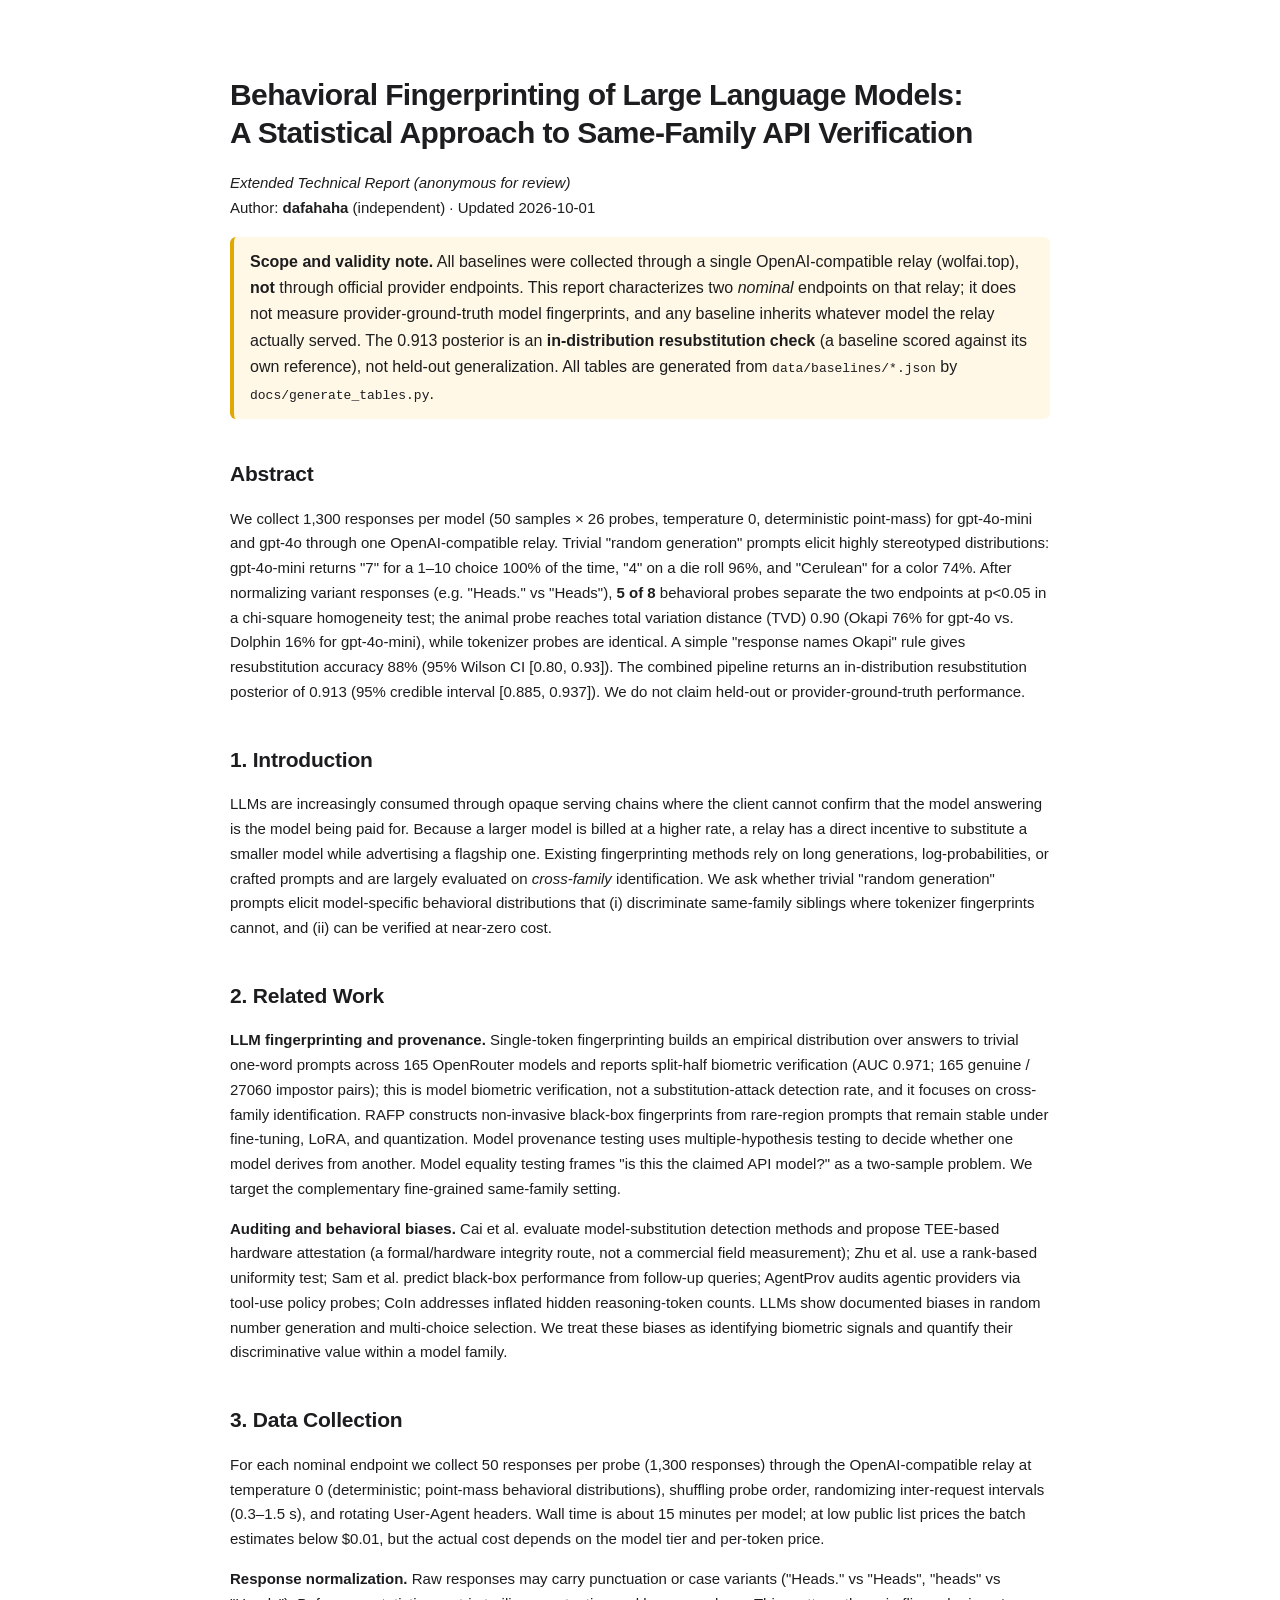
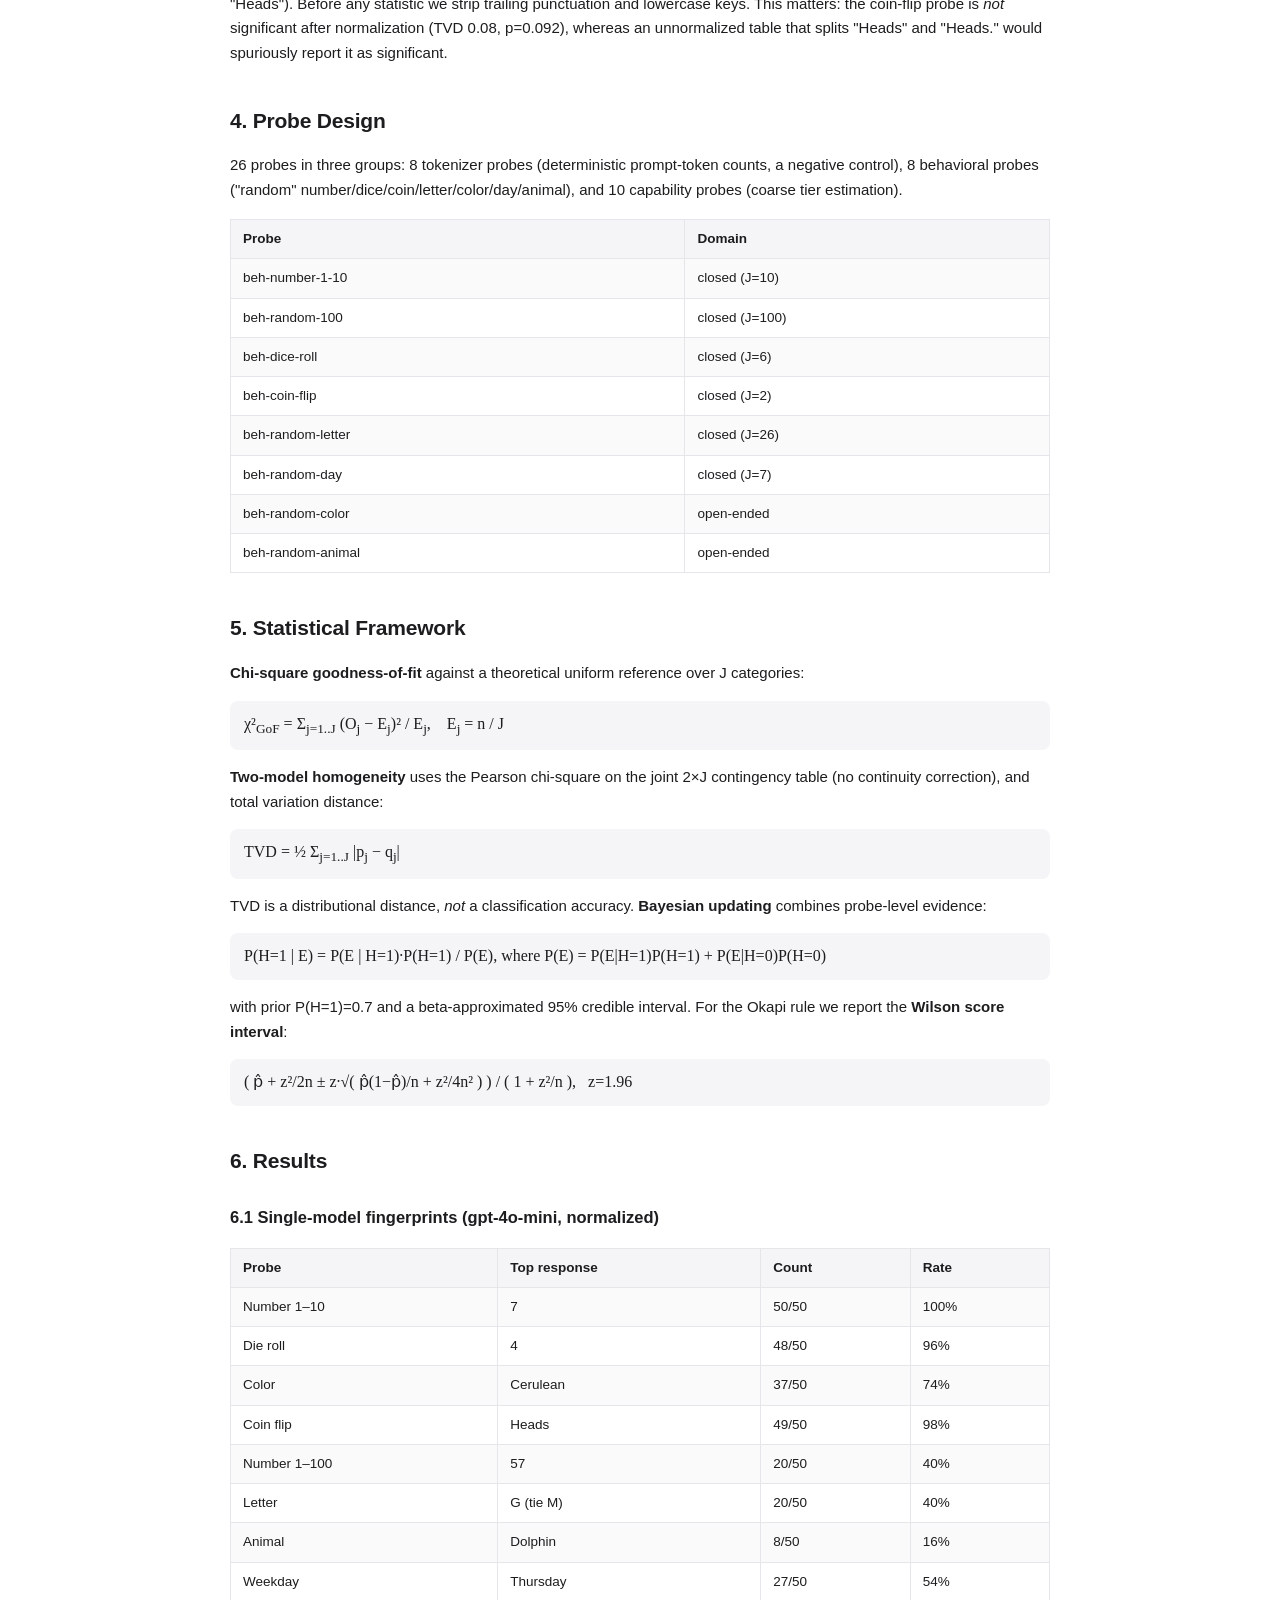
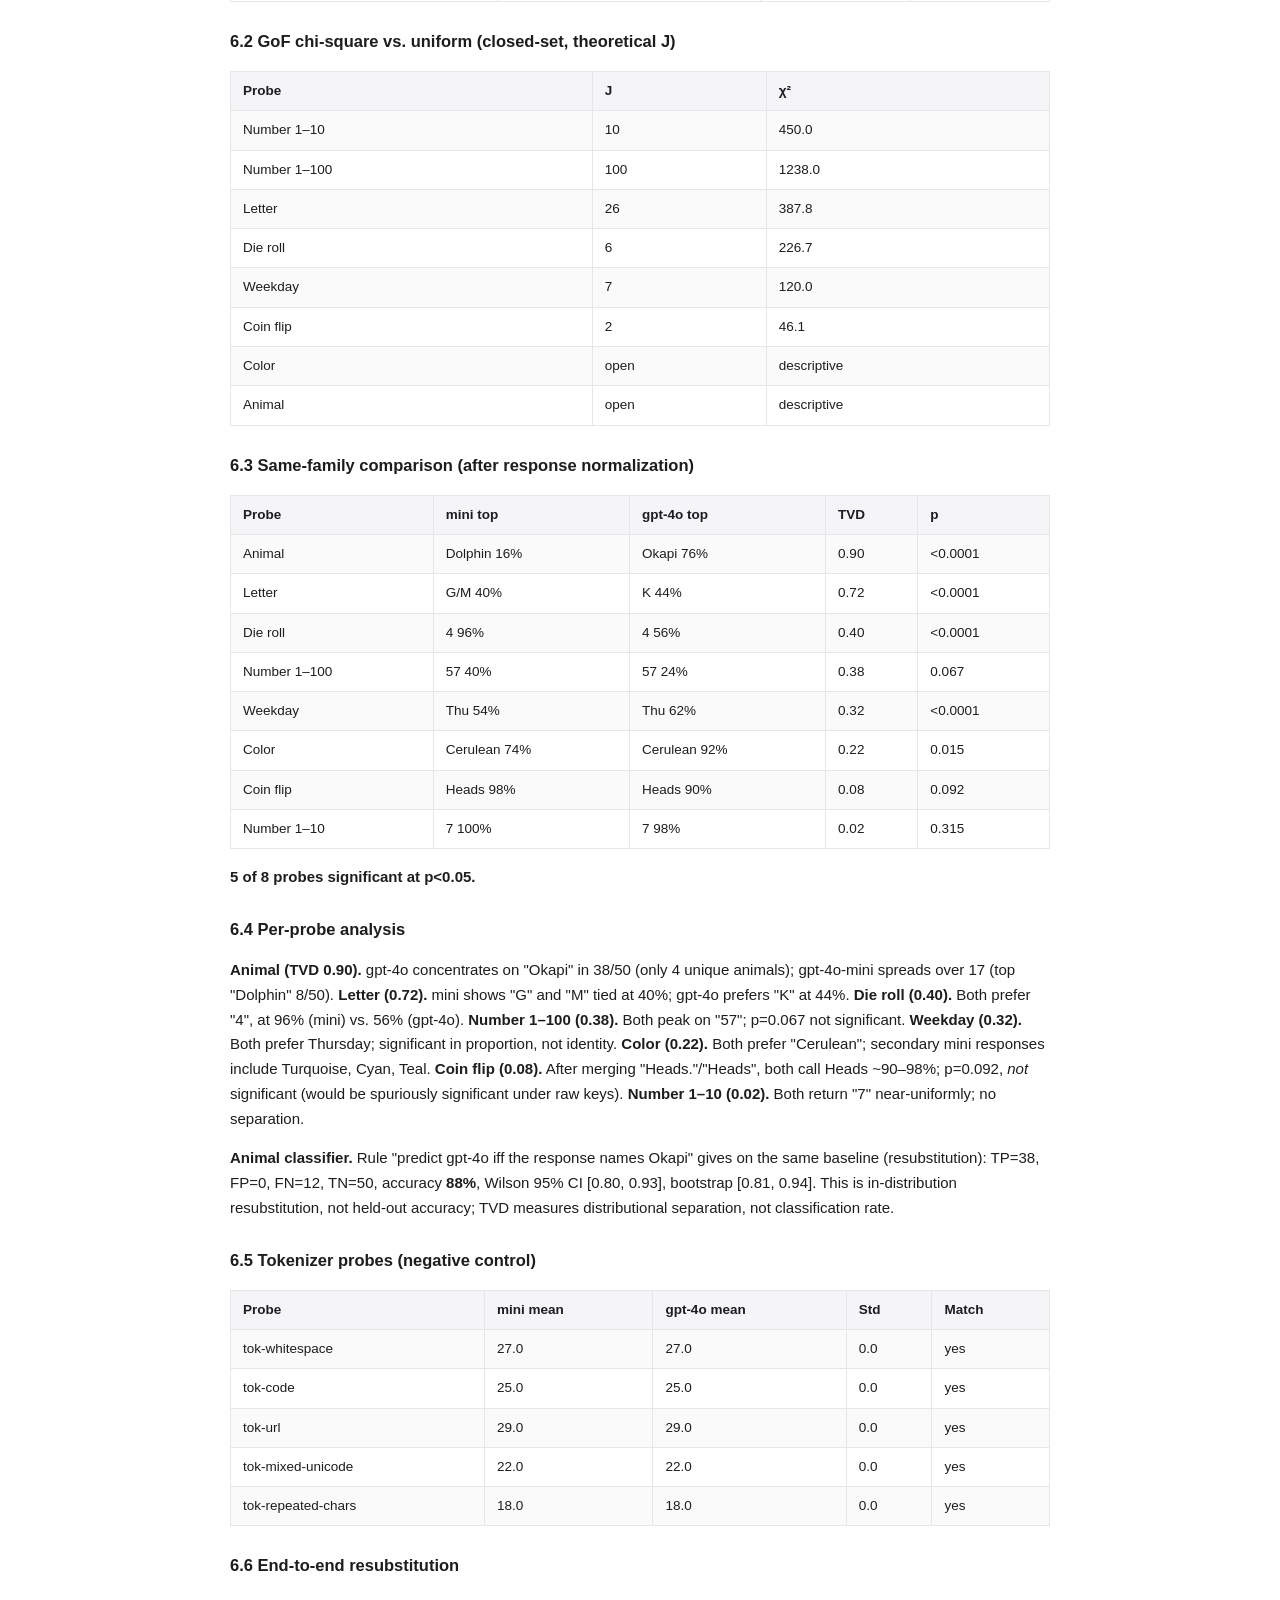
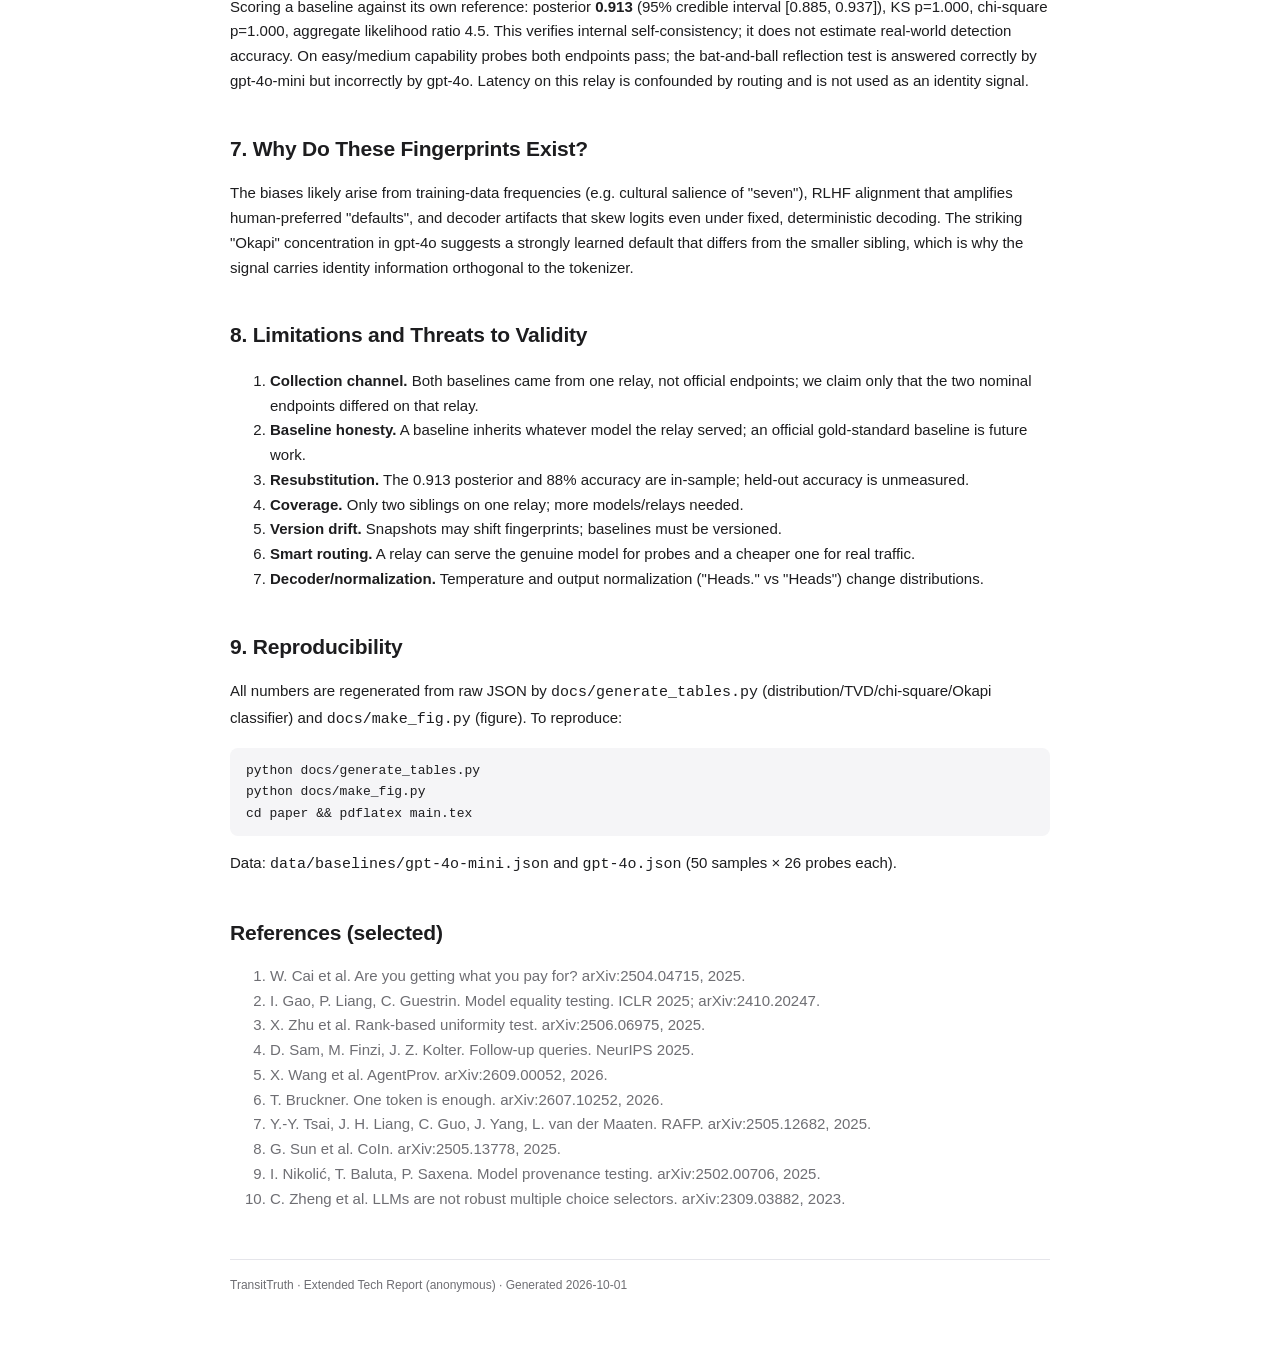
<file: docs/tech_report.html>
<!DOCTYPE html>
<html lang="en">
<head>
<meta charset="utf-8">
<meta name="viewport" content="width=device-width, initial-scale=1">
<title>Behavioral Fingerprinting of LLMs — Extended Technical Report (anonymous)</title>
<style>
:root { --ink:#1d1d1f; --sub:#6e6e73; --accent:#0a84ff; --line:#e5e5ea; --bg:#ffffff; --code-bg:#f5f5f7; }
* { box-sizing:border-box; }
body { font-family:-apple-system,BlinkMacSystemFont,'Segoe UI',Roboto,Helvetica,Arial,sans-serif; color:var(--ink); line-height:1.65; margin:0; background:var(--bg); }
.page { max-width:900px; margin:0 auto; padding:56px 40px 80px; }
h1 { font-size:30px; font-weight:700; letter-spacing:-0.02em; line-height:1.25; }
h2 { font-size:21px; font-weight:700; margin:38px 0 12px; letter-spacing:-0.01em; }
h3 { font-size:16.5px; font-weight:600; margin:26px 0 8px; }
p,li { font-size:15px; }
table { border-collapse:collapse; width:100%; margin:16px 0; font-size:13.5px; }
th { background:var(--code-bg); text-align:left; font-weight:600; }
th,td { border:1px solid var(--line); padding:8px 12px; }
tr:nth-child(even) td { background:#fafafa; }
.note { background:#fff8e6; border-left:4px solid #e0a800; padding:12px 16px; margin:16px 0; border-radius:6px; }
.formula { background:var(--code-bg); border-radius:8px; padding:10px 14px; margin:10px 0; font-family:Georgia,'Times New Roman',serif; overflow-x:auto; }
small{color:var(--sub)}
pre { background:var(--code-bg); border-radius:8px; padding:12px 16px; overflow-x:auto; font-size:13px; }
</style>
</head>
<body><div class="page">

<h1>Behavioral Fingerprinting of Large Language Models:<br>A Statistical Approach to Same-Family API Verification</h1>
<p><em>Extended Technical Report (anonymous for review)</em><br>
Author: <strong>dafahaha</strong> (independent) · Updated 2026-10-01</p>

<div class="note"><strong>Scope and validity note.</strong> All baselines were collected through a single OpenAI-compatible relay (wolfai.top), <strong>not</strong> through official provider endpoints. This report characterizes two <em>nominal</em> endpoints on that relay; it does not measure provider-ground-truth model fingerprints, and any baseline inherits whatever model the relay actually served. The 0.913 posterior is an <strong>in-distribution resubstitution check</strong> (a baseline scored against its own reference), not held-out generalization. All tables are generated from <code>data/baselines/*.json</code> by <code>docs/generate_tables.py</code>.</div>

<h2>Abstract</h2>
<p>We collect 1,300 responses per model (50 samples × 26 probes, temperature 0, deterministic point-mass) for gpt-4o-mini and gpt-4o through one OpenAI-compatible relay. Trivial "random generation" prompts elicit highly stereotyped distributions: gpt-4o-mini returns "7" for a 1–10 choice 100% of the time, "4" on a die roll 96%, and "Cerulean" for a color 74%. After normalizing variant responses (e.g. "Heads." vs "Heads"), <strong>5 of 8</strong> behavioral probes separate the two endpoints at p&lt;0.05 in a chi-square homogeneity test; the animal probe reaches total variation distance (TVD) 0.90 (Okapi 76% for gpt-4o vs. Dolphin 16% for gpt-4o-mini), while tokenizer probes are identical. A simple "response names Okapi" rule gives resubstitution accuracy 88% (95% Wilson CI [0.80, 0.93]). The combined pipeline returns an in-distribution resubstitution posterior of 0.913 (95% credible interval [0.885, 0.937]). We do not claim held-out or provider-ground-truth performance.</p>

<h2>1. Introduction</h2>
<p>LLMs are increasingly consumed through opaque serving chains where the client cannot confirm that the model answering is the model being paid for. Because a larger model is billed at a higher rate, a relay has a direct incentive to substitute a smaller model while advertising a flagship one. Existing fingerprinting methods rely on long generations, log-probabilities, or crafted prompts and are largely evaluated on <em>cross-family</em> identification. We ask whether trivial "random generation" prompts elicit model-specific behavioral distributions that (i) discriminate same-family siblings where tokenizer fingerprints cannot, and (ii) can be verified at near-zero cost.</p>

<h2>2. Related Work</h2>
<p><strong>LLM fingerprinting and provenance.</strong> Single-token fingerprinting builds an empirical distribution over answers to trivial one-word prompts across 165 OpenRouter models and reports split-half biometric verification (AUC 0.971; 165 genuine / 27060 impostor pairs); this is model biometric verification, not a substitution-attack detection rate, and it focuses on cross-family identification. RAFP constructs non-invasive black-box fingerprints from rare-region prompts that remain stable under fine-tuning, LoRA, and quantization. Model provenance testing uses multiple-hypothesis testing to decide whether one model derives from another. Model equality testing frames "is this the claimed API model?" as a two-sample problem. We target the complementary fine-grained same-family setting.</p>
<p><strong>Auditing and behavioral biases.</strong> Cai et al. evaluate model-substitution detection methods and propose TEE-based hardware attestation (a formal/hardware integrity route, not a commercial field measurement); Zhu et al. use a rank-based uniformity test; Sam et al. predict black-box performance from follow-up queries; AgentProv audits agentic providers via tool-use policy probes; CoIn addresses inflated hidden reasoning-token counts. LLMs show documented biases in random number generation and multi-choice selection. We treat these biases as identifying biometric signals and quantify their discriminative value within a model family.</p>

<h2>3. Data Collection</h2>
<p>For each nominal endpoint we collect 50 responses per probe (1,300 responses) through the OpenAI-compatible relay at temperature 0 (deterministic; point-mass behavioral distributions), shuffling probe order, randomizing inter-request intervals (0.3–1.5 s), and rotating User-Agent headers. Wall time is about 15 minutes per model; at low public list prices the batch estimates below $0.01, but the actual cost depends on the model tier and per-token price.</p>
<p><strong>Response normalization.</strong> Raw responses may carry punctuation or case variants ("Heads." vs "Heads", "heads" vs "Heads"). Before any statistic we strip trailing punctuation and lowercase keys. This matters: the coin-flip probe is <em>not</em> significant after normalization (TVD 0.08, p=0.092), whereas an unnormalized table that splits "Heads" and "Heads." would spuriously report it as significant.</p>

<h2>4. Probe Design</h2>
<p>26 probes in three groups: 8 tokenizer probes (deterministic prompt-token counts, a negative control), 8 behavioral probes ("random" number/dice/coin/letter/color/day/animal), and 10 capability probes (coarse tier estimation).</p>
<table>
<tr><th>Probe</th><th>Domain</th></tr>
<tr><td>beh-number-1-10</td><td>closed (J=10)</td></tr>
<tr><td>beh-random-100</td><td>closed (J=100)</td></tr>
<tr><td>beh-dice-roll</td><td>closed (J=6)</td></tr>
<tr><td>beh-coin-flip</td><td>closed (J=2)</td></tr>
<tr><td>beh-random-letter</td><td>closed (J=26)</td></tr>
<tr><td>beh-random-day</td><td>closed (J=7)</td></tr>
<tr><td>beh-random-color</td><td>open-ended</td></tr>
<tr><td>beh-random-animal</td><td>open-ended</td></tr>
</table>

<h2>5. Statistical Framework</h2>
<p><strong>Chi-square goodness-of-fit</strong> against a theoretical uniform reference over J categories:</p>
<div class="formula">χ²<sub>GoF</sub> = Σ<sub>j=1..J</sub> (O<sub>j</sub> − E<sub>j</sub>)² / E<sub>j</sub>, &nbsp;&nbsp; E<sub>j</sub> = n / J</div>
<p><strong>Two-model homogeneity</strong> uses the Pearson chi-square on the joint 2×J contingency table (no continuity correction), and total variation distance:</p>
<div class="formula">TVD = ½ Σ<sub>j=1..J</sub> |p<sub>j</sub> − q<sub>j</sub>|</div>
<p>TVD is a distributional distance, <em>not</em> a classification accuracy. <strong>Bayesian updating</strong> combines probe-level evidence:</p>
<div class="formula">P(H=1 | E) = P(E | H=1)·P(H=1) / P(E), where P(E) = P(E|H=1)P(H=1) + P(E|H=0)P(H=0)</div>
<p>with prior P(H=1)=0.7 and a beta-approximated 95% credible interval. For the Okapi rule we report the <strong>Wilson score interval</strong>:</p>
<div class="formula">( p̂ + z²/2n ± z·√( p̂(1−p̂)/n + z²/4n² ) ) / ( 1 + z²/n ), &nbsp; z=1.96</div>

<h2>6. Results</h2>
<h3>6.1 Single-model fingerprints (gpt-4o-mini, normalized)</h3>
<table>
<tr><th>Probe</th><th>Top response</th><th>Count</th><th>Rate</th></tr>
<tr><td>Number 1–10</td><td>7</td><td>50/50</td><td>100%</td></tr>
<tr><td>Die roll</td><td>4</td><td>48/50</td><td>96%</td></tr>
<tr><td>Color</td><td>Cerulean</td><td>37/50</td><td>74%</td></tr>
<tr><td>Coin flip</td><td>Heads</td><td>49/50</td><td>98%</td></tr>
<tr><td>Number 1–100</td><td>57</td><td>20/50</td><td>40%</td></tr>
<tr><td>Letter</td><td>G (tie M)</td><td>20/50</td><td>40%</td></tr>
<tr><td>Animal</td><td>Dolphin</td><td>8/50</td><td>16%</td></tr>
<tr><td>Weekday</td><td>Thursday</td><td>27/50</td><td>54%</td></tr>
</table>

<h3>6.2 GoF chi-square vs. uniform (closed-set, theoretical J)</h3>
<table>
<tr><th>Probe</th><th>J</th><th>χ²</th></tr>
<tr><td>Number 1–10</td><td>10</td><td>450.0</td></tr>
<tr><td>Number 1–100</td><td>100</td><td>1238.0</td></tr>
<tr><td>Letter</td><td>26</td><td>387.8</td></tr>
<tr><td>Die roll</td><td>6</td><td>226.7</td></tr>
<tr><td>Weekday</td><td>7</td><td>120.0</td></tr>
<tr><td>Coin flip</td><td>2</td><td>46.1</td></tr>
<tr><td>Color</td><td>open</td><td>descriptive</td></tr>
<tr><td>Animal</td><td>open</td><td>descriptive</td></tr>
</table>

<h3>6.3 Same-family comparison (after response normalization)</h3>
<table>
<tr><th>Probe</th><th>mini top</th><th>gpt-4o top</th><th>TVD</th><th>p</th></tr>
<tr><td>Animal</td><td>Dolphin 16%</td><td>Okapi 76%</td><td>0.90</td><td>&lt;0.0001</td></tr>
<tr><td>Letter</td><td>G/M 40%</td><td>K 44%</td><td>0.72</td><td>&lt;0.0001</td></tr>
<tr><td>Die roll</td><td>4 96%</td><td>4 56%</td><td>0.40</td><td>&lt;0.0001</td></tr>
<tr><td>Number 1–100</td><td>57 40%</td><td>57 24%</td><td>0.38</td><td>0.067</td></tr>
<tr><td>Weekday</td><td>Thu 54%</td><td>Thu 62%</td><td>0.32</td><td>&lt;0.0001</td></tr>
<tr><td>Color</td><td>Cerulean 74%</td><td>Cerulean 92%</td><td>0.22</td><td>0.015</td></tr>
<tr><td>Coin flip</td><td>Heads 98%</td><td>Heads 90%</td><td>0.08</td><td>0.092</td></tr>
<tr><td>Number 1–10</td><td>7 100%</td><td>7 98%</td><td>0.02</td><td>0.315</td></tr>
</table>
<p><strong>5 of 8 probes significant at p&lt;0.05.</strong></p>

<h3>6.4 Per-probe analysis</h3>
<p><strong>Animal (TVD 0.90).</strong> gpt-4o concentrates on "Okapi" in 38/50 (only 4 unique animals); gpt-4o-mini spreads over 17 (top "Dolphin" 8/50). <strong>Letter (0.72).</strong> mini shows "G" and "M" tied at 40%; gpt-4o prefers "K" at 44%. <strong>Die roll (0.40).</strong> Both prefer "4", at 96% (mini) vs. 56% (gpt-4o). <strong>Number 1–100 (0.38).</strong> Both peak on "57"; p=0.067 not significant. <strong>Weekday (0.32).</strong> Both prefer Thursday; significant in proportion, not identity. <strong>Color (0.22).</strong> Both prefer "Cerulean"; secondary mini responses include Turquoise, Cyan, Teal. <strong>Coin flip (0.08).</strong> After merging "Heads."/"Heads", both call Heads ~90–98%; p=0.092, <em>not</em> significant (would be spuriously significant under raw keys). <strong>Number 1–10 (0.02).</strong> Both return "7" near-uniformly; no separation.</p>

<p><strong>Animal classifier.</strong> Rule "predict gpt-4o iff the response names Okapi" gives on the same baseline (resubstitution): TP=38, FP=0, FN=12, TN=50, accuracy <strong>88%</strong>, Wilson 95% CI [0.80, 0.93], bootstrap [0.81, 0.94]. This is in-distribution resubstitution, not held-out accuracy; TVD measures distributional separation, not classification rate.</p>

<h3>6.5 Tokenizer probes (negative control)</h3>
<table>
<tr><th>Probe</th><th>mini mean</th><th>gpt-4o mean</th><th>Std</th><th>Match</th></tr>
<tr><td>tok-whitespace</td><td>27.0</td><td>27.0</td><td>0.0</td><td>yes</td></tr>
<tr><td>tok-code</td><td>25.0</td><td>25.0</td><td>0.0</td><td>yes</td></tr>
<tr><td>tok-url</td><td>29.0</td><td>29.0</td><td>0.0</td><td>yes</td></tr>
<tr><td>tok-mixed-unicode</td><td>22.0</td><td>22.0</td><td>0.0</td><td>yes</td></tr>
<tr><td>tok-repeated-chars</td><td>18.0</td><td>18.0</td><td>0.0</td><td>yes</td></tr>
</table>

<h3>6.6 End-to-end resubstitution</h3>
<p>Scoring a baseline against its own reference: posterior <strong>0.913</strong> (95% credible interval [0.885, 0.937]), KS p=1.000, chi-square p=1.000, aggregate likelihood ratio 4.5. This verifies internal self-consistency; it does not estimate real-world detection accuracy. On easy/medium capability probes both endpoints pass; the bat-and-ball reflection test is answered correctly by gpt-4o-mini but incorrectly by gpt-4o. Latency on this relay is confounded by routing and is not used as an identity signal.</p>

<h2>7. Why Do These Fingerprints Exist?</h2>
<p>The biases likely arise from training-data frequencies (e.g. cultural salience of "seven"), RLHF alignment that amplifies human-preferred "defaults", and decoder artifacts that skew logits even under fixed, deterministic decoding. The striking "Okapi" concentration in gpt-4o suggests a strongly learned default that differs from the smaller sibling, which is why the signal carries identity information orthogonal to the tokenizer.</p>

<h2>8. Limitations and Threats to Validity</h2>
<ol>
<li><strong>Collection channel.</strong> Both baselines came from one relay, not official endpoints; we claim only that the two nominal endpoints differed on that relay.</li>
<li><strong>Baseline honesty.</strong> A baseline inherits whatever model the relay served; an official gold-standard baseline is future work.</li>
<li><strong>Resubstitution.</strong> The 0.913 posterior and 88% accuracy are in-sample; held-out accuracy is unmeasured.</li>
<li><strong>Coverage.</strong> Only two siblings on one relay; more models/relays needed.</li>
<li><strong>Version drift.</strong> Snapshots may shift fingerprints; baselines must be versioned.</li>
<li><strong>Smart routing.</strong> A relay can serve the genuine model for probes and a cheaper one for real traffic.</li>
<li><strong>Decoder/normalization.</strong> Temperature and output normalization ("Heads." vs "Heads") change distributions.</li>
</ol>

<h2>9. Reproducibility</h2>
<p>All numbers are regenerated from raw JSON by <code>docs/generate_tables.py</code> (distribution/TVD/chi-square/Okapi classifier) and <code>docs/make_fig.py</code> (figure). To reproduce:</p>
<pre><code>python docs/generate_tables.py
python docs/make_fig.py
cd paper &amp;&amp; pdflatex main.tex</code></pre>
<p>Data: <code>data/baselines/gpt-4o-mini.json</code> and <code>gpt-4o.json</code> (50 samples × 26 probes each).</p>

<h2>References (selected)</h2>
<small>
<ol>
<li>W. Cai et al. Are you getting what you pay for? arXiv:2504.04715, 2025.</li>
<li>I. Gao, P. Liang, C. Guestrin. Model equality testing. ICLR 2025; arXiv:2410.20247.</li>
<li>X. Zhu et al. Rank-based uniformity test. arXiv:2506.06975, 2025.</li>
<li>D. Sam, M. Finzi, J. Z. Kolter. Follow-up queries. NeurIPS 2025.</li>
<li>X. Wang et al. AgentProv. arXiv:2609.00052, 2026.</li>
<li>T. Bruckner. One token is enough. arXiv:2607.10252, 2026.</li>
<li>Y.-Y. Tsai, J. H. Liang, C. Guo, J. Yang, L. van der Maaten. RAFP. arXiv:2505.12682, 2025.</li>
<li>G. Sun et al. CoIn. arXiv:2505.13778, 2025.</li>
<li>I. Nikolić, T. Baluta, P. Saxena. Model provenance testing. arXiv:2502.00706, 2025.</li>
<li>C. Zheng et al. LLMs are not robust multiple choice selectors. arXiv:2309.03882, 2023.</li>
</ol>
</small>

<footer style="margin-top:48px;color:#6e6e73;font-size:12px;border-top:1px solid #e5e5ea;padding-top:16px">
TransitTruth · Extended Tech Report (anonymous) · Generated 2026-10-01
</footer>
</div></body></html>
</file>
<file: docs/online/styles.css>
/* TransitTruth online check — Apple-style, #0071e3, mobile-first, no purple/indigo */
:root {
  --bg: #f5f5f7;
  --card: #ffffff;
  --text: #1d1d1f;
  --muted: #86868b;
  --line: #d2d2d7;
  --accent: #0071e3;
  --accent-hover: #0077ed;
  --green: #34c759;
  --yellow: #ffcc00;
  --orange: #ff9500;
  --red: #ff3b30;
  --shadow: 0 4px 24px rgba(0,0,0,0.06);
  --radius: 18px;
}
* { margin: 0; padding: 0; box-sizing: border-box; }
html { -webkit-text-size-adjust: 100%; }
body {
  font-family: -apple-system, BlinkMacSystemFont, "SF Pro Text", "Helvetica Neue", Helvetica, Arial, sans-serif;
  background: var(--bg);
  color: var(--text);
  line-height: 1.6;
  min-height: 100vh;
  -webkit-font-smoothing: antialiased;
}

/* ── topbar ── */
.topbar { background: rgba(255,255,255,0.8); backdrop-filter: saturate(180%) blur(20px); border-bottom: 1px solid var(--line); }
.topbar-inner { max-width: 860px; margin: 0 auto; padding: 14px 20px; display: flex; align-items: center; gap: 14px; }
.brand { font-weight: 700; font-size: 1.05rem; color: var(--text); text-decoration: none; letter-spacing: -0.3px; }
.topbar-tag { color: var(--muted); font-size: 0.82rem; flex: 1; }
.topbar-link { color: var(--accent); text-decoration: none; font-size: 0.88rem; font-weight: 500; }
.topbar-link:hover { text-decoration: underline; }

.page { max-width: 860px; margin: 0 auto; padding: 24px 20px 60px; }

/* ── hero ── */
.hero { text-align: center; padding: 36px 8px 20px; }
.hero h1 { font-size: 1.9rem; font-weight: 700; letter-spacing: -0.8px; line-height: 1.25; }
.hero-sub { color: var(--muted); font-size: 1rem; margin-top: 12px; max-width: 620px; margin-left: auto; margin-right: auto; }

/* ── cards ── */
.card { background: var(--card); border-radius: var(--radius); padding: 26px; margin: 18px 0; box-shadow: var(--shadow); }
.card-title { font-size: 1.15rem; font-weight: 600; margin-bottom: 14px; letter-spacing: -0.3px; }
.hidden { display: none !important; }

/* ── form ── */
.field { margin-bottom: 18px; min-width: 0; }
.field-row { display: grid; grid-template-columns: 1fr; gap: 0 18px; }
.field label { display: block; font-size: 0.9rem; font-weight: 600; margin-bottom: 7px; }
.field input {
  width: 100%; padding: 13px 15px; background: var(--bg);
  border: 1.5px solid transparent; border-radius: 12px; font-size: 16px;
  color: var(--text); font-family: inherit; transition: border-color 0.2s, background 0.2s;
}
.field input:focus { outline: none; border-color: var(--accent); background: #fff; box-shadow: 0 0 0 4px rgba(0,113,227,0.12); }
.hint { font-size: 0.78rem; color: var(--muted); margin-top: 6px; }
.hint code, .muted code, li code { background: var(--bg); padding: 1px 6px; border-radius: 6px; font-size: 0.85em; }
.check { display: flex; gap: 10px; align-items: flex-start; font-size: 0.85rem; color: var(--text); margin: 6px 0 18px; cursor: pointer; }
.check input { margin-top: 4px; width: 18px; height: 18px; accent-color: var(--accent); flex-shrink: 0; }

.actions { display: flex; gap: 12px; flex-wrap: wrap; }
.btn-primary, .btn-secondary {
  display: inline-flex; align-items: center; justify-content: center; gap: 8px;
  padding: 13px 26px; border-radius: 14px; font-size: 1rem; font-weight: 600;
  cursor: pointer; border: none; font-family: inherit; text-decoration: none; transition: transform 0.15s, box-shadow 0.2s, background 0.2s;
}
.btn-primary { background: var(--accent); color: #fff; flex: 1; }
.btn-primary:hover { background: var(--accent-hover); transform: translateY(-1px); box-shadow: 0 6px 16px rgba(0,113,227,0.3); }
.btn-secondary { background: var(--bg); color: var(--text); }
.btn-secondary:hover { background: #e8e8ed; transform: translateY(-1px); }
.btn-primary:disabled { background: #aeaeb2; cursor: not-allowed; transform: none; box-shadow: none; }
.btn-link { flex: 1; text-align: center; }

/* ── progress ── */
.progress-list { list-style: none; }
.progress-list li { padding: 9px 4px; font-size: 0.9rem; color: var(--muted); border-bottom: 1px solid #f0f0f2; display: flex; gap: 10px; }
.progress-list li.done { color: var(--text); }
.progress-list li.active { color: var(--accent); font-weight: 600; }
.progress-list li .dot { flex-shrink: 0; }

/* ── verdict banner ── */
.verdict-banner { border-radius: 14px; padding: 20px; margin-bottom: 18px; text-align: center; }
.verdict-banner .v-word { font-size: 1.5rem; font-weight: 700; letter-spacing: -0.4px; }
.verdict-banner .v-sub { font-size: 0.9rem; margin-top: 6px; opacity: 0.85; }
.verdict-pass { background: rgba(52,199,89,0.12); color: #1a9e46; }
.verdict-suspicious { background: rgba(255,149,0,0.14); color: #c26800; }
.verdict-insufficient { background: rgba(134,134,139,0.14); color: #5a5a5e; }
.verdict-error { background: rgba(255,59,48,0.1); color: #d70015; }

/* ── report rows ── */
.report-section { margin: 16px 0; }
.report-section h3 { font-size: 0.95rem; font-weight: 600; margin-bottom: 10px; color: var(--muted); }
.check-row { display: flex; gap: 12px; align-items: flex-start; padding: 11px 12px; background: var(--bg); border-radius: 12px; margin-bottom: 8px; }
.check-row .ic { width: 24px; height: 24px; border-radius: 50%; flex-shrink: 0; display: flex; align-items: center; justify-content: center; font-size: 0.8rem; font-weight: 700; }
.ic-ok { background: rgba(52,199,89,0.18); color: #1a9e46; }
.ic-warn { background: rgba(255,149,0,0.18); color: #c26800; }
.ic-info { background: rgba(0,113,227,0.12); color: var(--accent); }
.ic-bad { background: rgba(255,59,48,0.14); color: #d70015; }
.check-row .body { min-width: 0; }
.check-row .name { font-weight: 600; font-size: 0.9rem; }
.check-row .detail { font-size: 0.82rem; color: var(--muted); margin-top: 2px; word-break: break-word; }

.chip-list { display: flex; flex-wrap: wrap; gap: 8px; margin-top: 6px; }
.chip { background: var(--bg); border-radius: 8px; padding: 4px 10px; font-size: 0.8rem; word-break: break-all; }
.chip-claimed { background: rgba(0,113,227,0.12); color: var(--accent); font-weight: 600; }

/* ── evidence ── */
.evidence { margin-top: 18px; }
.evidence summary { cursor: pointer; font-size: 0.9rem; font-weight: 600; color: var(--accent); padding: 8px 0; }
.evidence-pre { background: #1d1d1f; color: #e8e8ed; border-radius: 12px; padding: 16px; font-size: 0.78rem; line-height: 1.6; overflow-x: auto; margin-top: 10px; white-space: pre-wrap; word-break: break-word; }

.muted { color: var(--muted); font-size: 0.9rem; }
.muted p { margin: 8px 0; }

/* ── disclosure ── */
.disclosure { background: #fff8ec; border: 1px solid #f3d9a6; border-radius: var(--radius); padding: 24px; margin: 26px 0; font-size: 0.88rem; color: #6b4e16; }
.disclosure h2 { font-size: 1.05rem; margin-bottom: 12px; color: #5c430f; }
.disclosure ul { padding-left: 20px; }
.disclosure li { margin: 10px 0; line-height: 1.7; }
.disclosure span[lang="en"] { display: block; color: #8a6d33; font-size: 0.82rem; margin-top: 2px; }

.footer { text-align: center; color: var(--muted); font-size: 0.82rem; padding: 30px 20px; border-top: 1px solid var(--line); }
.footer a { color: var(--accent); text-decoration: none; }

/* ── tablet / desktop ── */
@media (min-width: 640px) {
  .field-row { grid-template-columns: 1fr 1fr; }
  .hero h1 { font-size: 2.4rem; }
  .card { padding: 32px; }
}
</file>
